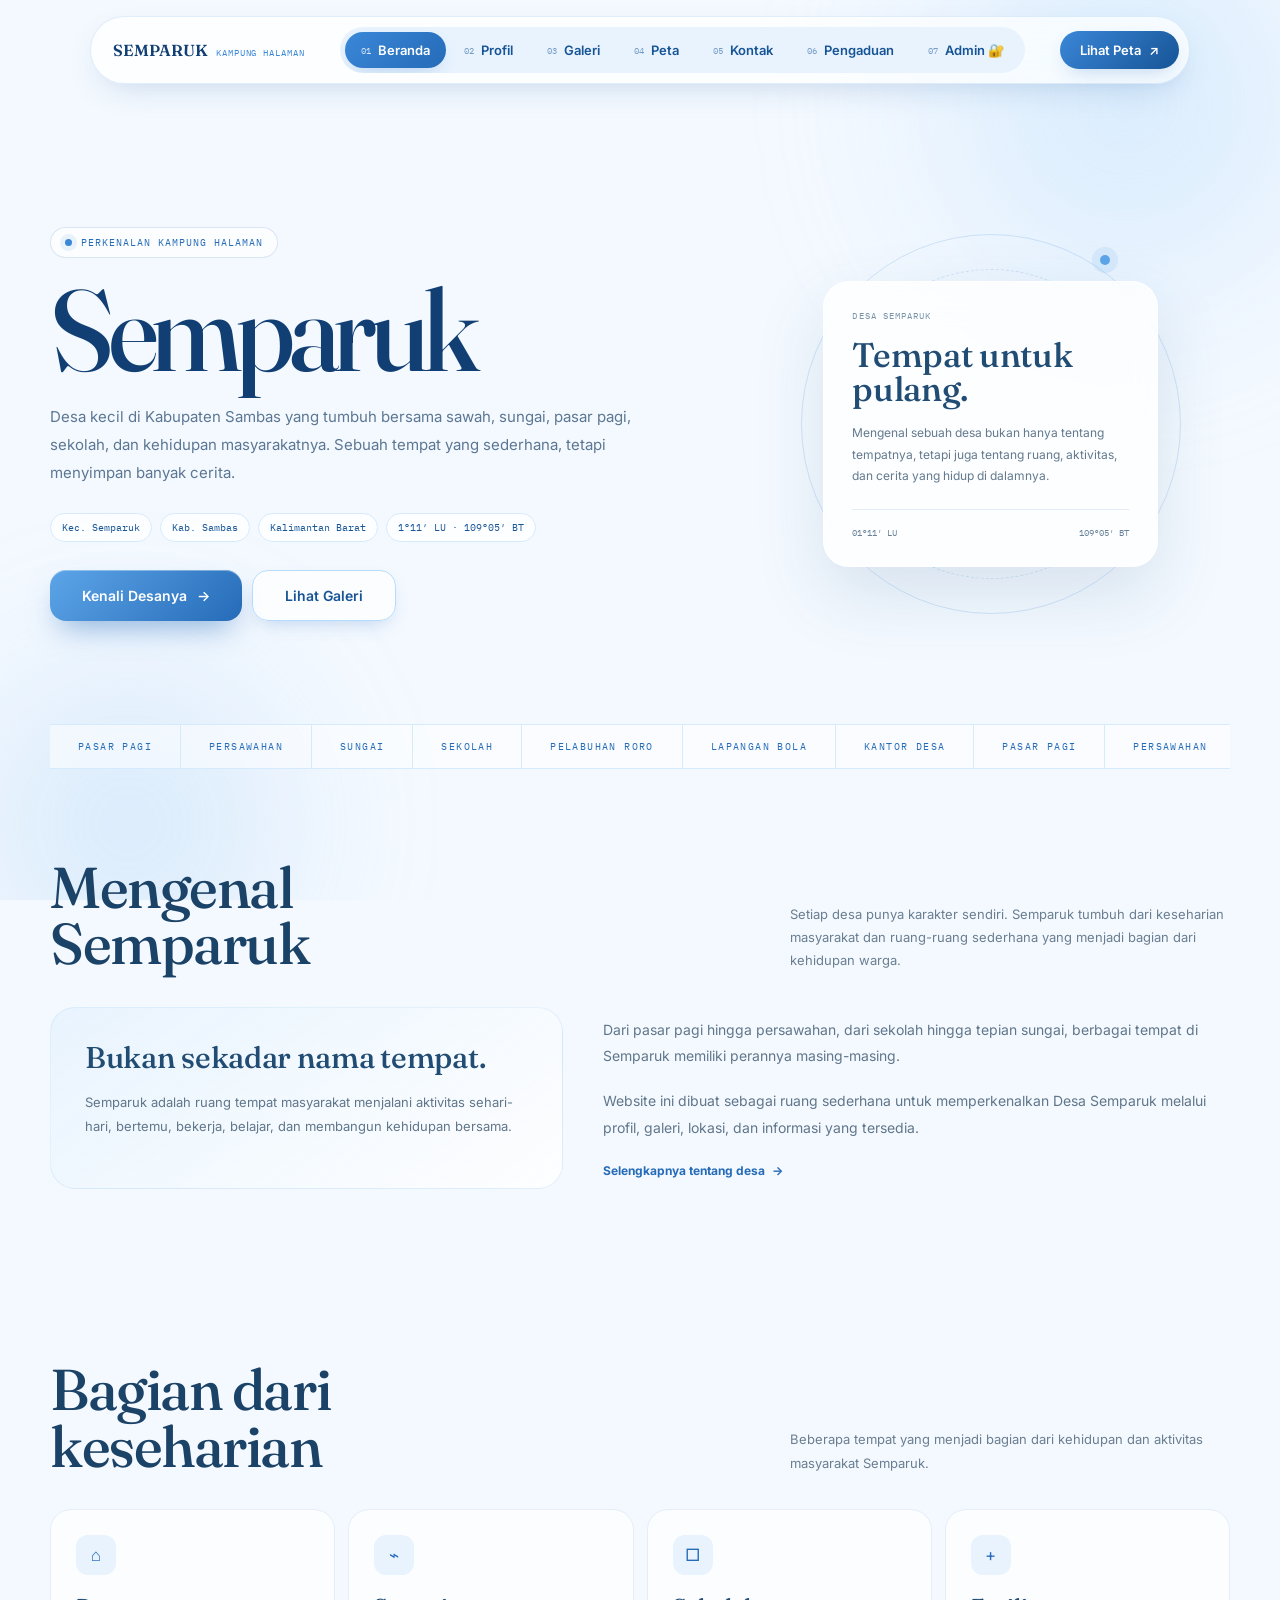
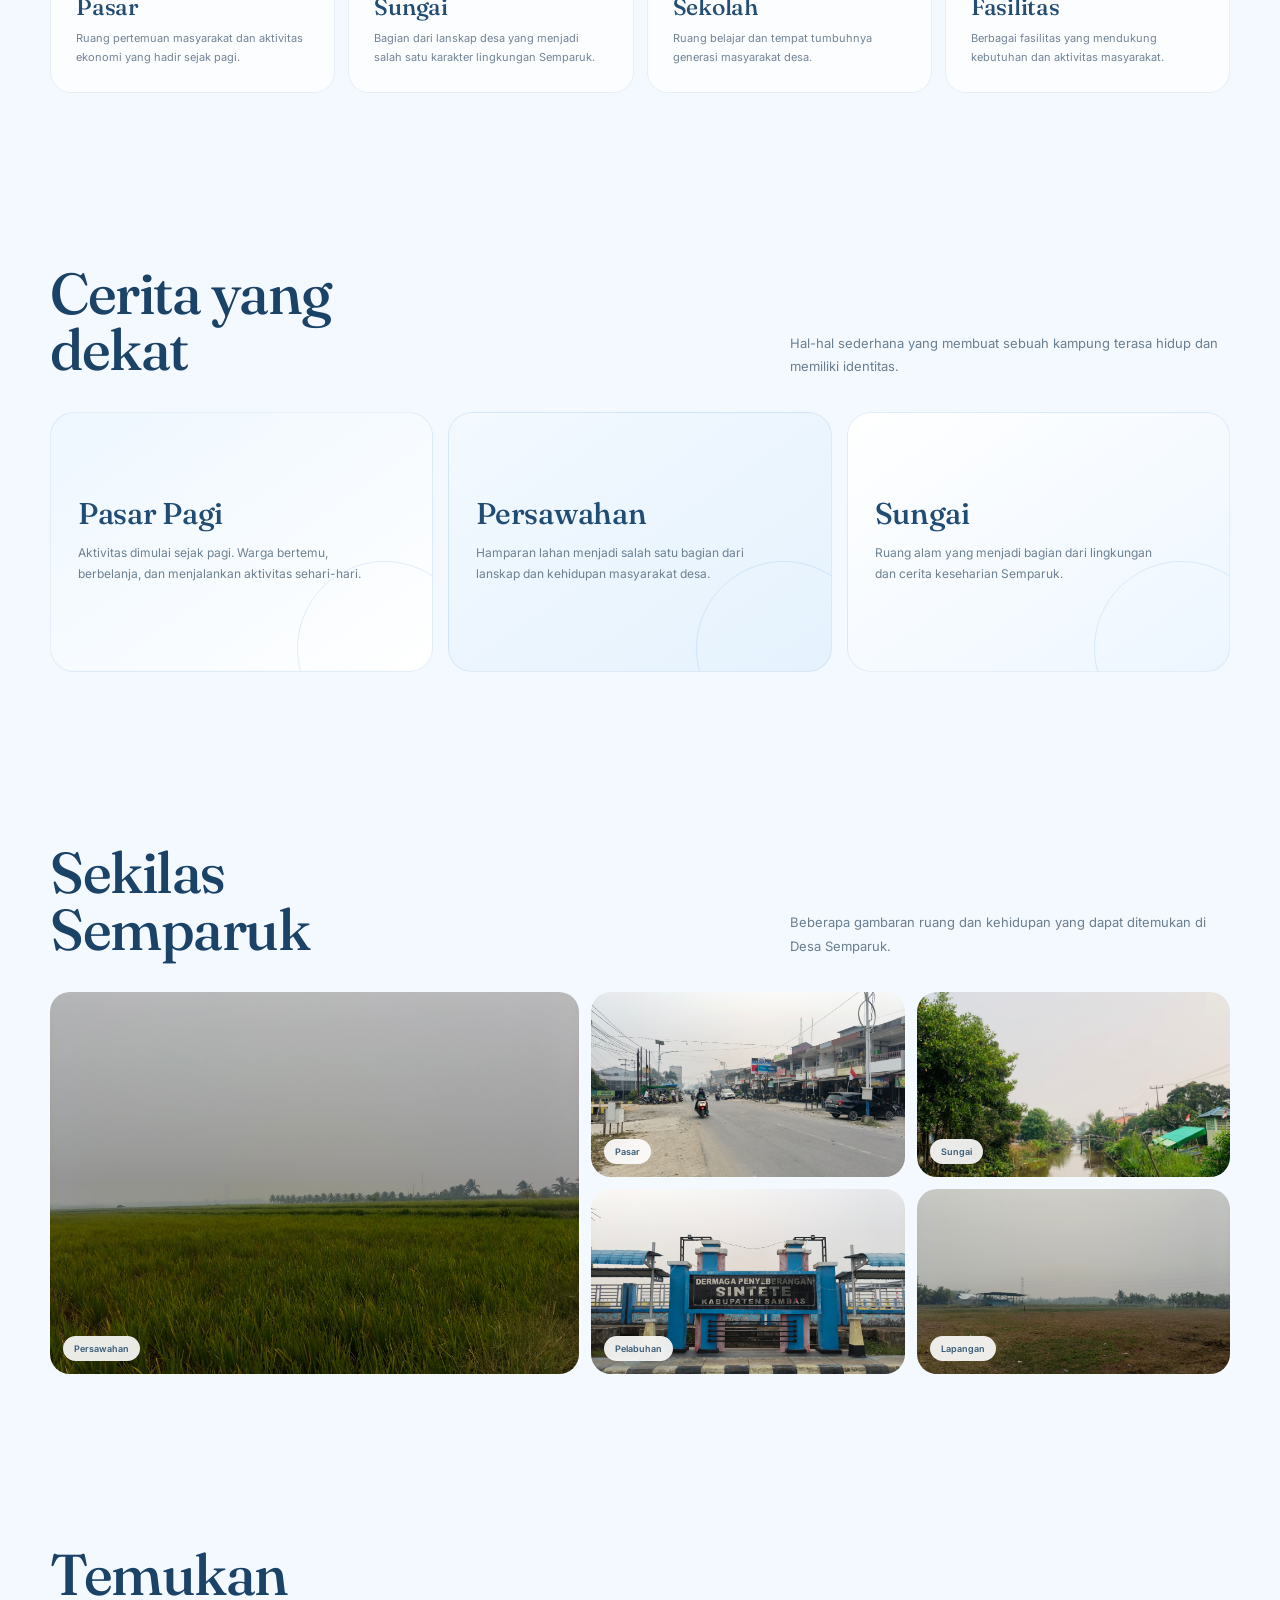
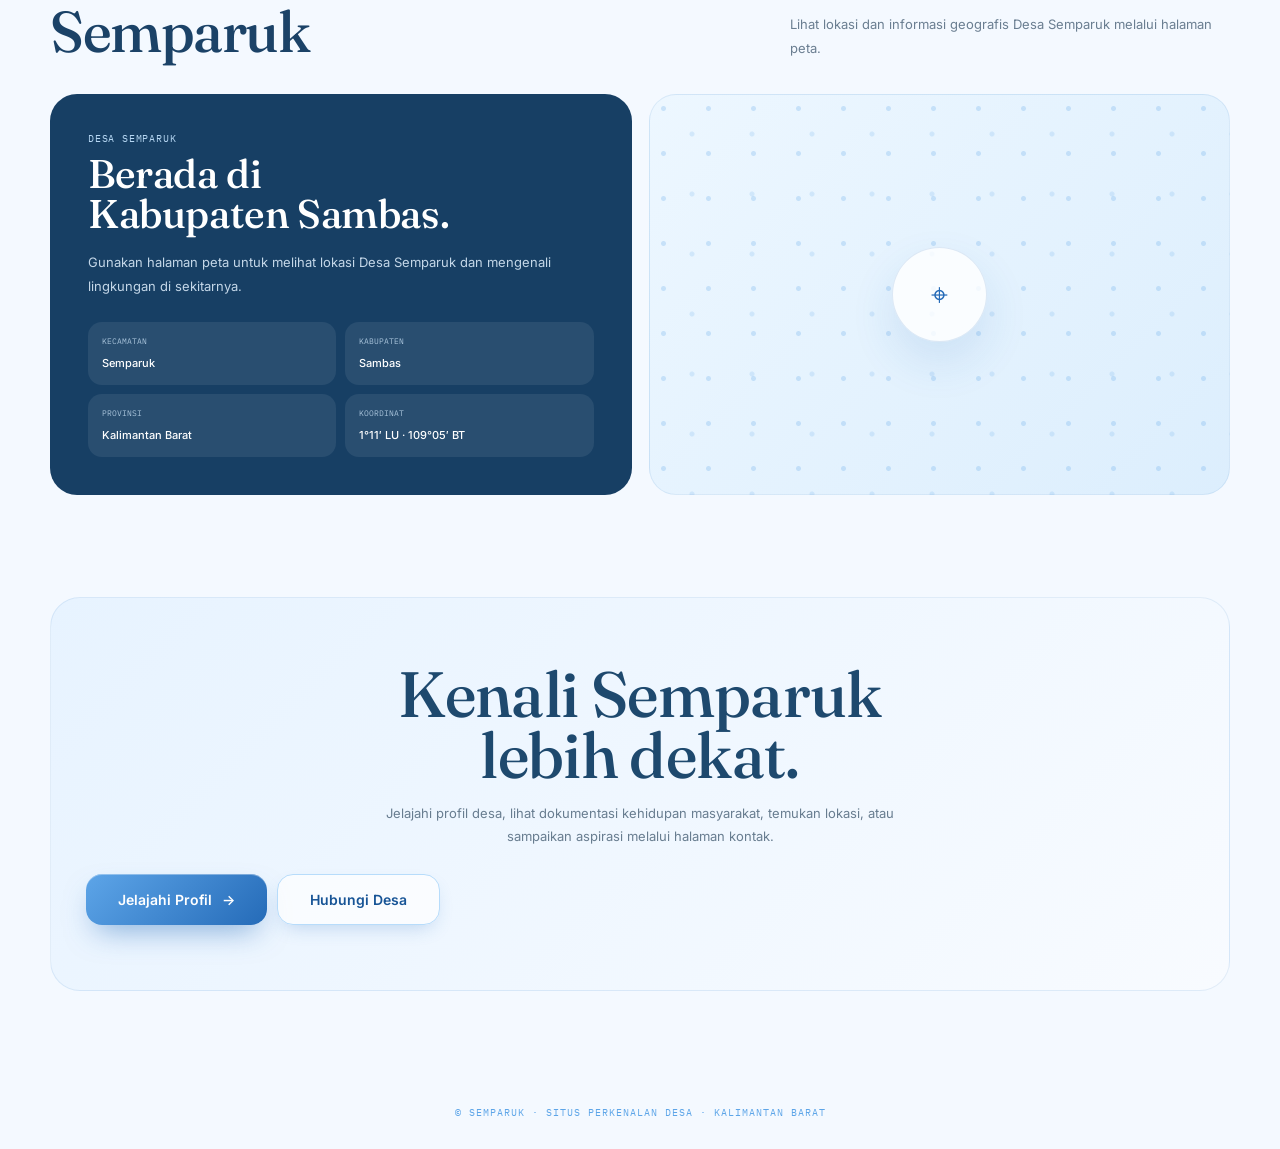
<file: index.html>
<!DOCTYPE html>
<html lang="id">
<head>
<meta charset="UTF-8">
<meta name="viewport" content="width=device-width, initial-scale=1.0">

<title>DESA SEMPARUK · Beranda</title>

<link rel="preconnect" href="https://fonts.googleapis.com">
<link rel="preconnect" href="https://fonts.gstatic.com" crossorigin>

<link href="https://fonts.googleapis.com/css2?family=Fraunces:ital,opsz,wght@0,9..144,300;0,9..144,500;0,9..144,600;0,9..144,700;1,9..144,400&family=Inter:wght@300;400;500;600;700;800&family=IBM+Plex+Mono:wght@400;500&display=swap" rel="stylesheet">

<link rel="stylesheet" href="style.css">

<style>

/* =========================================================
   BERANDA — ENHANCEMENT
========================================================= */

.home-content{
  width:min(1180px, calc(100% - 40px));
  margin:0 auto;
}

.home-hero{
  min-height:620px;
  display:grid;
  grid-template-columns:1.15fr .85fr;
  align-items:center;
  gap:55px;
  padding:85px 0 65px;
}

.home-hero-copy{
  max-width:680px;
}

.home-kicker{
  display:inline-flex;
  align-items:center;
  gap:9px;
  padding:8px 14px;
  border:1px solid rgba(37,107,184,.16);
  border-radius:999px;
  background:rgba(255,255,255,.7);
  font-family:"IBM Plex Mono",monospace;
  font-size:10px;
  letter-spacing:.1em;
  text-transform:uppercase;
  color:var(--blue-600);
  margin-bottom:22px;
}

.home-kicker::before{
  content:"";
  width:7px;
  height:7px;
  border-radius:50%;
  background:var(--blue-500);
  box-shadow:0 0 0 5px rgba(58,135,216,.1);
}

.home-title{
  margin:0 0 24px;
  font-family:"Fraunces",serif;
  font-size:clamp(68px,9vw,120px);
  line-height:.86;
  font-weight:500;
  letter-spacing:-.055em;
  color:var(--blue-800);
}

.home-description{
  max-width:610px;
  margin:0 0 26px;
  color:var(--ink-mut);
  font-size:15px;
  line-height:1.85;
}

.home-meta{
  display:flex;
  flex-wrap:wrap;
  gap:8px;
  margin-bottom:28px;
}

.home-chip{
  padding:7px 11px;
  border:1px solid var(--sky-200);
  border-radius:999px;
  background:rgba(255,255,255,.72);
  color:var(--blue-700);
  font-family:"IBM Plex Mono",monospace;
  font-size:10px;
}

.home-actions{
  display:flex;
  flex-wrap:wrap;
  gap:10px;
}

.home-visual{
  position:relative;
  min-height:430px;
  display:flex;
  align-items:center;
  justify-content:center;
}

.home-orbit{
  position:absolute;
  width:380px;
  height:380px;
  border:1px solid rgba(58,135,216,.18);
  border-radius:50%;
}

.home-orbit::before{
  content:"";
  position:absolute;
  inset:34px;
  border:1px dashed rgba(58,135,216,.18);
  border-radius:50%;
}

.home-orbit::after{
  content:"";
  position:absolute;
  width:10px;
  height:10px;
  top:20px;
  right:70px;
  border-radius:50%;
  background:var(--blue-400);
  box-shadow:0 0 0 8px rgba(93,165,232,.12);
}

.home-card{
  position:relative;
  z-index:2;
  width:min(335px,90%);
  padding:28px;
  border:1px solid rgba(255,255,255,.9);
  border-radius:26px;
  background:rgba(255,255,255,.78);
  backdrop-filter:blur(18px);
  box-shadow:0 28px 70px rgba(38,92,137,.14);
}

.home-card-label{
  margin-bottom:17px;
  font-family:"IBM Plex Mono",monospace;
  font-size:9px;
  letter-spacing:.12em;
  color:#7892a8;
}

.home-card h3{
  margin:0 0 16px;
  font-family:"Fraunces",serif;
  font-size:34px;
  line-height:1;
  font-weight:500;
  color:#214c73;
}

.home-card p{
  margin:0 0 22px;
  color:#63798d;
  font-size:12px;
  line-height:1.8;
}

.home-card-line{
  height:1px;
  margin-bottom:17px;
  background:rgba(37,107,184,.12);
}

.home-coordinates{
  display:flex;
  justify-content:space-between;
  gap:12px;
  color:#698198;
  font-family:"IBM Plex Mono",monospace;
  font-size:9px;
}

.home-ticker{
  width:100%;
  overflow:hidden;
  border-top:1px solid var(--sky-200);
  border-bottom:1px solid var(--sky-200);
  background:rgba(255,255,255,.52);
}

.home-ticker-track{
  display:flex;
  width:max-content;
  animation:homeTicker 30s linear infinite;
}

.home-ticker span{
  padding:15px 28px;
  border-right:1px solid var(--sky-200);
  color:var(--blue-600);
  font-family:"IBM Plex Mono",monospace;
  font-size:10px;
  letter-spacing:.14em;
  white-space:nowrap;
}

@keyframes homeTicker{
  from{
    transform:translateX(0);
  }

  to{
    transform:translateX(-50%);
  }
}

.home-section{
  padding:82px 0;
}

.home-section-head{
  display:flex;
  justify-content:space-between;
  align-items:flex-end;
  gap:35px;
  margin-bottom:34px;
}

.home-section-number{
  margin-bottom:9px;
  color:#6e8aa2;
  font-family:"IBM Plex Mono",monospace;
  font-size:10px;
  letter-spacing:.08em;
}

.home-section-title{
  margin:0;
  color:#1b4267;
  font-family:"Fraunces",serif;
  font-size:clamp(38px,4.5vw,58px);
  line-height:.98;
  font-weight:500;
  letter-spacing:-.025em;
}

.home-section-desc{
  max-width:440px;
  margin:0;
  color:#6a7e91;
  font-size:13px;
  line-height:1.8;
}

.home-about{
  display:grid;
  grid-template-columns:.9fr 1.1fr;
  gap:40px;
  align-items:stretch;
}

.home-about-box{
  padding:34px;
  border:1px solid rgba(93,165,232,.15);
  border-radius:25px;
  background:linear-gradient(145deg,rgba(232,243,254,.95),rgba(255,255,255,.82));
}

.home-about-box h3{
  margin:0 0 16px;
  color:#214c73;
  font-family:"Fraunces",serif;
  font-size:30px;
  line-height:1.08;
  font-weight:500;
}

.home-about-box p{
  margin:0;
  color:#60768a;
  font-size:13px;
  line-height:1.85;
}

.home-about-text{
  padding:10px 0;
}

.home-about-text p{
  margin:0 0 18px;
  color:#60768a;
  font-size:14px;
  line-height:1.9;
}

.home-text-link{
  display:inline-flex;
  align-items:center;
  gap:7px;
  color:var(--blue-600);
  font-size:12px;
  font-weight:700;
  text-decoration:none;
  transition:gap .25s ease;
}

.home-text-link:hover{
  gap:12px;
}

.home-highlights{
  display:grid;
  grid-template-columns:repeat(4,1fr);
  gap:13px;
}

.home-highlight{
  min-height:170px;
  padding:25px;
  border:1px solid rgba(37,107,184,.1);
  border-radius:21px;
  background:rgba(255,255,255,.68);
  transition:transform .3s ease,box-shadow .3s ease;
}

.home-highlight:hover{
  transform:translateY(-5px);
  box-shadow:0 18px 42px rgba(37,107,184,.1);
}

.home-highlight-icon{
  width:40px;
  height:40px;
  display:grid;
  place-items:center;
  margin-bottom:18px;
  border-radius:12px;
  background:var(--sky-100);
  color:var(--blue-600);
  font-size:17px;
}

.home-highlight h3{
  margin:0 0 8px;
  color:#234d72;
  font-family:"Fraunces",serif;
  font-size:23px;
  font-weight:500;
}

.home-highlight p{
  margin:0;
  color:#718396;
  font-size:11px;
  line-height:1.7;
}

.home-life{
  display:grid;
  grid-template-columns:repeat(3,1fr);
  gap:15px;
}

.home-life-card{
  position:relative;
  min-height:260px;
  overflow:hidden;
  padding:27px;
  border:1px solid rgba(37,107,184,.1);
  border-radius:24px;
  background:linear-gradient(145deg,#eef7ff,#fff);
}

.home-life-card:nth-child(2){
  background:linear-gradient(145deg,#f3f9ff,#e5f2fd);
}

.home-life-card:nth-child(3){
  background:linear-gradient(145deg,#fff,#edf6ff);
}

.home-life-number{
  margin-bottom:55px;
  color:#7891a8;
  font-family:"IBM Plex Mono",monospace;
  font-size:9px;
}

.home-life-card h3{
  margin:0 0 10px;
  color:#214c73;
  font-family:"Fraunces",serif;
  font-size:30px;
  font-weight:500;
}

.home-life-card p{
  max-width:300px;
  margin:0;
  color:#6d8193;
  font-size:12px;
  line-height:1.75;
}

.home-life-mark{
  position:absolute;
  right:-40px;
  bottom:-65px;
  width:175px;
  height:175px;
  border:1px solid rgba(58,135,216,.14);
  border-radius:50%;
}

.home-gallery{
  display:grid;
  grid-template-columns:1.35fr .8fr .8fr;
  grid-template-rows:185px 185px;
  gap:12px;
}

.home-gallery-item{
  position:relative;
  overflow:hidden;
  border-radius:20px;
  background:var(--sky-100);
}

.home-gallery-item:first-child{
  grid-row:1 / 3;
}

.home-gallery-item img{
  display:block;
  width:100%;
  height:100%;
  object-fit:cover;
  transition:transform .5s ease,filter .5s ease;
}

.home-gallery-item:hover img{
  transform:scale(1.05);
  filter:saturate(1.05);
}

.home-gallery-label{
  position:absolute;
  left:13px;
  bottom:13px;
  padding:7px 11px;
  border-radius:999px;
  background:rgba(255,255,255,.9);
  color:#365a78;
  font-size:9px;
  font-weight:600;
  backdrop-filter:blur(8px);
}

.home-location{
  display:grid;
  grid-template-columns:1fr 1fr;
  gap:17px;
}

.home-location-info{
  padding:38px;
  border-radius:27px;
  color:#fff;
  background:#173f64;
}

.home-location-info .home-section-number{
  color:#b6d7f3;
}

.home-location-info h3{
  margin:0 0 17px;
  color:#fff;
  font-family:"Fraunces",serif;
  font-size:40px;
  line-height:1;
  font-weight:500;
}

.home-location-info p{
  margin:0 0 24px;
  color:#c4d7e8;
  font-size:13px;
  line-height:1.8;
}

.home-location-details{
  display:grid;
  grid-template-columns:1fr 1fr;
  gap:9px;
}

.home-location-detail{
  padding:14px;
  border-radius:14px;
  background:rgba(255,255,255,.08);
}

.home-location-detail small{
  display:block;
  margin-bottom:5px;
  color:#a9c4db;
  font-family:"IBM Plex Mono",monospace;
  font-size:8px;
}

.home-location-detail strong{
  font-size:11px;
  font-weight:500;
}

.home-map-card{
  min-height:350px;
  display:flex;
  align-items:center;
  justify-content:center;
  border:1px solid rgba(37,107,184,.1);
  border-radius:27px;
  background:
    radial-gradient(circle at 30% 30%,rgba(93,165,232,.25) 0 2px,transparent 3px),
    radial-gradient(circle at 70% 65%,rgba(93,165,232,.18) 0 2px,transparent 3px),
    linear-gradient(135deg,#edf7ff,#dceefd);
  background-size:45px 45px,60px 60px,auto;
}

.home-map-pin{
  width:95px;
  height:95px;
  display:grid;
  place-items:center;
  border:1px solid rgba(37,107,184,.14);
  border-radius:50%;
  background:rgba(255,255,255,.8);
  box-shadow:0 20px 45px rgba(37,107,184,.12);
  color:var(--blue-600);
  font-size:30px;
}

.home-cta{
  margin:20px 0 85px;
  padding:65px 35px;
  border:1px solid rgba(37,107,184,.1);
  border-radius:30px;
  text-align:center;
  background:linear-gradient(135deg,#e7f3ff,#f8fbff);
}

.home-cta h2{
  margin:0 0 16px;
  color:#1e496e;
  font-family:"Fraunces",serif;
  font-size:clamp(40px,5.5vw,64px);
  line-height:.96;
  font-weight:500;
}

.home-cta p{
  max-width:540px;
  margin:0 auto 25px;
  color:#687d90;
  font-size:13px;
  line-height:1.8;
}


/* =========================================================
   ADMIN NAV
========================================================= */

.nav-admin{
  display:inline-flex;
  align-items:center;
  gap:7px;
  padding:10px 13px;
  color:inherit;
  text-decoration:none;
  font-family:"IBM Plex Mono",monospace;
  font-size:11px;
  transition:.25s ease;
}

.nav-admin .n{
  opacity:.55;
  font-size:9px;
}

.nav-admin:hover{
  color:var(--blue-600);
}


/* =========================================================
   RESPONSIVE
========================================================= */

@media(max-width:900px){

  .home-hero{
    grid-template-columns:1fr;
    gap:20px;
    padding-top:65px;
  }

  .home-hero-copy{
    text-align:center;
    margin:auto;
  }

  .home-meta,
  .home-actions{
    justify-content:center;
  }

  .home-description{
    margin-left:auto;
    margin-right:auto;
  }

  .home-visual{
    min-height:350px;
  }

  .home-highlights{
    grid-template-columns:repeat(2,1fr);
  }

  .home-about,
  .home-location{
    grid-template-columns:1fr;
  }

  .home-life{
    grid-template-columns:1fr;
  }

  .home-section-head{
    align-items:flex-start;
  }

}

@media(max-width:700px){

  .home-gallery{
    grid-template-columns:1fr 1fr;
    grid-template-rows:165px 165px 165px;
  }

  .home-gallery-item:first-child{
    grid-column:1 / 3;
    grid-row:auto;
  }

}

@media(max-width:600px){

  .home-content{
    width:calc(100% - 28px);
  }

  .home-hero{
    min-height:auto;
    padding:50px 0 45px;
  }

  .home-title{
    font-size:68px;
    line-height:.9;
  }

  .home-description{
    font-size:13px;
    line-height:1.8;
  }

  .home-visual{
    min-height:290px;
  }

  .home-orbit{
    width:270px;
    height:270px;
  }

  .home-card{
    width:285px;
    padding:23px;
  }

  .home-card h3{
    font-size:29px;
  }

  .home-section{
    padding:60px 0;
  }

  .home-section-head{
    display:block;
    margin-bottom:27px;
  }

  .home-section-desc{
    margin-top:14px;
    font-size:12px;
  }

  .home-section-title{
    font-size:39px;
  }

  .home-highlights{
    grid-template-columns:1fr;
  }

  .home-about-box{
    padding:27px;
  }

  .home-location-info{
    padding:28px;
  }

  .home-location-info h3{
    font-size:35px;
  }

  .home-location-details{
    grid-template-columns:1fr;
  }

  .home-cta{
    padding:50px 20px;
    margin-bottom:60px;
  }

}

@media(prefers-reduced-motion:reduce){

  *,
  *::before,
  *::after{
    scroll-behavior:auto !important;
    animation-duration:.01ms !important;
    animation-iteration-count:1 !important;
    transition-duration:.01ms !important;
  }

}

</style>
</head>

<body data-page="beranda">

<div class="backdrop">
  <div class="blob blob1"></div>
  <div class="blob blob2"></div>
</div>


<!-- =======================================================
     NAVBAR
======================================================= -->

<header class="topbar">

  <div class="brand">
    SEMPARUK
    <small>Kampung Halaman</small>
  </div>

  <nav class="chapters" id="chapters">

    <span class="nav-indicator" id="navIndicator"></span>

    <button type="button" data-target="beranda">
      <span class="n">01</span>
      Beranda
    </button>

    <button type="button" data-target="profil">
      <span class="n">02</span>
      Profil
    </button>

    <button type="button" data-target="galeri">
      <span class="n">03</span>
      Galeri
    </button>

    <button type="button" data-target="peta">
      <span class="n">04</span>
      Peta
    </button>

    <button type="button" data-target="kontak">
      <span class="n">05</span>
      Kontak
    </button>

    <button type="button" data-target="pengaduan">
      <span class="n">06</span>
      Pengaduan
    </button>

    <!-- ADMIN -->
    <a href="admin.html" class="nav-admin">
      <span class="n">07</span>
      Admin 🔐
    </a>

  </nav>

  <button
    type="button"
    class="nav-cta"
    onclick="window.location.href='peta.html'">

    Lihat Peta
    <span class="arrow">↗</span>

  </button>

</header>


<!-- =======================================================
     MAIN
======================================================= -->

<main id="app">

<section id="beranda" class="page active">

  <div class="home-content">

    <div class="home-hero">

      <div class="home-hero-copy">

        <div class="home-kicker">
          Perkenalan Kampung Halaman
        </div>

        <h1 class="home-title">
          Semparuk
        </h1>

        <p class="home-description">
          Desa kecil di Kabupaten Sambas yang tumbuh bersama
          sawah, sungai, pasar pagi, sekolah, dan kehidupan
          masyarakatnya. Sebuah tempat yang sederhana,
          tetapi menyimpan banyak cerita.
        </p>

        <div class="home-meta">

          <span class="home-chip">Kec. Semparuk</span>
          <span class="home-chip">Kab. Sambas</span>
          <span class="home-chip">Kalimantan Barat</span>
          <span class="home-chip">1°11′ LU · 109°05′ BT</span>

        </div>

        <div class="home-actions">

          <a class="btn btn-primary" href="profil.html">
            Kenali Desanya
            <span class="arrow">→</span>
          </a>

          <a class="btn btn-ghost" href="galeri.html">
            Lihat Galeri
          </a>

        </div>

      </div>


      <div class="home-visual">

        <div class="home-orbit"></div>

        <div class="home-card">

          <div class="home-card-label">
            DESA SEMPARUK
          </div>

          <h3>
            Tempat untuk pulang.
          </h3>

          <p>
            Mengenal sebuah desa bukan hanya tentang
            tempatnya, tetapi juga tentang ruang,
            aktivitas, dan cerita yang hidup di dalamnya.
          </p>

          <div class="home-card-line"></div>

          <div class="home-coordinates">
            <span>01°11′ LU</span>
            <span>109°05′ BT</span>
          </div>

        </div>

      </div>

    </div>


    <div class="home-ticker">

      <div class="home-ticker-track">

        <span>PASAR PAGI</span>
        <span>PERSAWAHAN</span>
        <span>SUNGAI</span>
        <span>SEKOLAH</span>
        <span>PELABUHAN RORO</span>
        <span>LAPANGAN BOLA</span>
        <span>KANTOR DESA</span>

        <span>PASAR PAGI</span>
        <span>PERSAWAHAN</span>
        <span>SUNGAI</span>
        <span>SEKOLAH</span>
        <span>PELABUHAN RORO</span>
        <span>LAPANGAN BOLA</span>
        <span>KANTOR DESA</span>

      </div>

    </div>


    <section class="home-section">

      <div class="home-section-head">

        <div>

          <div class="home-section-number"></div>

          <h2 class="home-section-title">
            Mengenal<br>
            Semparuk
          </h2>

        </div>

        <p class="home-section-desc">
          Setiap desa punya karakter sendiri.
          Semparuk tumbuh dari keseharian masyarakat
          dan ruang-ruang sederhana yang menjadi bagian
          dari kehidupan warga.
        </p>

      </div>

      <div class="home-about">

        <div class="home-about-box">

          <h3>
            Bukan sekadar nama tempat.
          </h3>

          <p>
            Semparuk adalah ruang tempat masyarakat
            menjalani aktivitas sehari-hari, bertemu,
            bekerja, belajar, dan membangun kehidupan
            bersama.
          </p>

        </div>

        <div class="home-about-text">

          <p>
            Dari pasar pagi hingga persawahan,
            dari sekolah hingga tepian sungai,
            berbagai tempat di Semparuk memiliki
            perannya masing-masing.
          </p>

          <p>
            Website ini dibuat sebagai ruang sederhana
            untuk memperkenalkan Desa Semparuk melalui
            profil, galeri, lokasi, dan informasi yang
            tersedia.
          </p>

          <a href="profil.html" class="home-text-link">
            Selengkapnya tentang desa
            <span>→</span>
          </a>

        </div>

      </div>

    </section>


    <section class="home-section">

      <div class="home-section-head">

        <div>

          <div class="home-section-number"></div>

          <h2 class="home-section-title">
            Bagian dari<br>
            keseharian
          </h2>

        </div>

        <p class="home-section-desc">
          Beberapa tempat yang menjadi bagian dari
          kehidupan dan aktivitas masyarakat Semparuk.
        </p>

      </div>

      <div class="home-highlights">

        <article class="home-highlight">

          <div class="home-highlight-icon">
            ⌂
          </div>

          <h3>Pasar</h3>

          <p>
            Ruang pertemuan masyarakat dan aktivitas
            ekonomi yang hadir sejak pagi.
          </p>

        </article>

        <article class="home-highlight">

          <div class="home-highlight-icon">
            ⌁
          </div>

          <h3>Sungai</h3>

          <p>
            Bagian dari lanskap desa yang menjadi
            salah satu karakter lingkungan Semparuk.
          </p>

        </article>

        <article class="home-highlight">

          <div class="home-highlight-icon">
            □
          </div>

          <h3>Sekolah</h3>

          <p>
            Ruang belajar dan tempat tumbuhnya
            generasi masyarakat desa.
          </p>

        </article>

        <article class="home-highlight">

          <div class="home-highlight-icon">
            +
          </div>

          <h3>Fasilitas</h3>

          <p>
            Berbagai fasilitas yang mendukung
            kebutuhan dan aktivitas masyarakat.
          </p>

        </article>

      </div>

    </section>


    <section class="home-section">

      <div class="home-section-head">

        <div>

          <div class="home-section-number"></div>

          <h2 class="home-section-title">
            Cerita yang<br>
            dekat
          </h2>

        </div>

        <p class="home-section-desc">
          Hal-hal sederhana yang membuat sebuah
          kampung terasa hidup dan memiliki identitas.
        </p>

      </div>

      <div class="home-life">

        <article class="home-life-card">

          <div class="home-life-number"></div>

          <h3>Pasar Pagi</h3>

          <p>
            Aktivitas dimulai sejak pagi. Warga bertemu,
            berbelanja, dan menjalankan aktivitas
            sehari-hari.
          </p>

          <div class="home-life-mark"></div>

        </article>

        <article class="home-life-card">

          <div class="home-life-number"></div>

          <h3>Persawahan</h3>

          <p>
            Hamparan lahan menjadi salah satu bagian
            dari lanskap dan kehidupan masyarakat desa.
          </p>

          <div class="home-life-mark"></div>

        </article>

        <article class="home-life-card">

          <div class="home-life-number"></div>

          <h3>Sungai</h3>

          <p>
            Ruang alam yang menjadi bagian dari
            lingkungan dan cerita keseharian Semparuk.
          </p>

          <div class="home-life-mark"></div>

        </article>

      </div>

    </section>


    <section class="home-section">

      <div class="home-section-head">

        <div>

          <div class="home-section-number"></div>

          <h2 class="home-section-title">
            Sekilas<br>
            Semparuk
          </h2>

        </div>

        <p class="home-section-desc">
          Beberapa gambaran ruang dan kehidupan
          yang dapat ditemukan di Desa Semparuk.
        </p>

      </div>

      <div class="home-gallery">

        <a href="galeri.html" class="home-gallery-item">

          <img
            src="sawah.jpg"
            alt="Persawahan Semparuk"
            loading="lazy">

          <span class="home-gallery-label">
            Persawahan
          </span>

        </a>

        <a href="galeri.html" class="home-gallery-item">

          <img
            src="pasar.jpg"
            alt="Pasar Semparuk"
            loading="lazy">

          <span class="home-gallery-label">
            Pasar
          </span>

        </a>

        <a href="galeri.html" class="home-gallery-item">

          <img
            src="sungai.jpg"
            alt="Sungai Semparuk"
            loading="lazy">

          <span class="home-gallery-label">
            Sungai
          </span>

        </a>

        <a href="galeri.html" class="home-gallery-item">

          <img
            src="pelabuhan.jpg"
            alt="Pelabuhan"
            loading="lazy">

          <span class="home-gallery-label">
            Pelabuhan
          </span>

        </a>

        <a href="galeri.html" class="home-gallery-item">

          <img
            src="bola.jpg"
            alt="Lapangan bola"
            loading="lazy">

          <span class="home-gallery-label">
            Lapangan
          </span>

        </a>

      </div>

    </section>


    <section class="home-section">

      <div class="home-section-head">

        <div>

          <div class="home-section-number"></div>

          <h2 class="home-section-title">
            Temukan<br>
            Semparuk
          </h2>

        </div>

        <p class="home-section-desc">
          Lihat lokasi dan informasi geografis
          Desa Semparuk melalui halaman peta.
        </p>

      </div>

      <div class="home-location">

        <div class="home-location-info">

          <div class="home-section-number">
            DESA SEMPARUK
          </div>

          <h3>
            Berada di<br>
            Kabupaten Sambas.
          </h3>

          <p>
            Gunakan halaman peta untuk melihat
            lokasi Desa Semparuk dan mengenali
            lingkungan di sekitarnya.
          </p>

          <div class="home-location-details">

            <div class="home-location-detail">
              <small>KECAMATAN</small>
              <strong>Semparuk</strong>
            </div>

            <div class="home-location-detail">
              <small>KABUPATEN</small>
              <strong>Sambas</strong>
            </div>

            <div class="home-location-detail">
              <small>PROVINSI</small>
              <strong>Kalimantan Barat</strong>
            </div>

            <div class="home-location-detail">
              <small>KOORDINAT</small>
              <strong>1°11′ LU · 109°05′ BT</strong>
            </div>

          </div>

        </div>

        <a
          href="peta.html"
          class="home-map-card"
          aria-label="Buka peta Desa Semparuk">

          <div class="home-map-pin">
            ⌖
          </div>

        </a>

      </div>

    </section>


    <section class="home-cta">

      <h2>
        Kenali Semparuk<br>
        lebih dekat.
      </h2>

      <p>
        Jelajahi profil desa, lihat dokumentasi
        kehidupan masyarakat, temukan lokasi,
        atau sampaikan aspirasi melalui halaman kontak.
      </p>

      <div class="home-actions">

        <a href="profil.html" class="btn btn-primary">
          Jelajahi Profil
          <span class="arrow">→</span>
        </a>

        <a href="kontak.html" class="btn btn-ghost">
          Hubungi Desa
        </a>

      </div>

    </section>

  </div>

</section>

</main>


<footer class="filmfoot">

  © SEMPARUK · SITUS PERKENALAN DESA · KALIMANTAN BARAT

</footer>


<script src="script.js"></script>

</body>
</html>
</file>
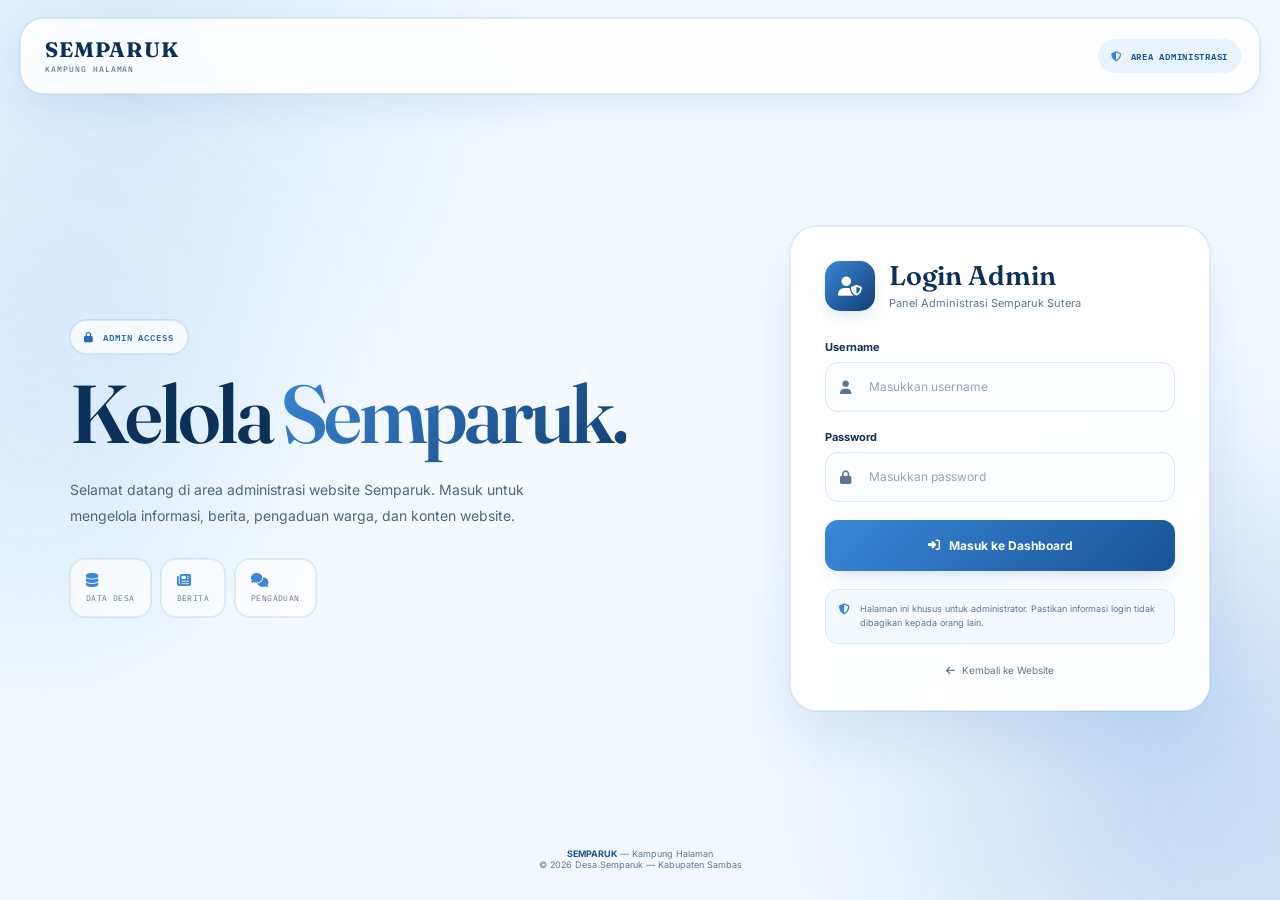
<file: admin.html>
<!doctype html>
<html lang="id">
<head>

  <meta charset="UTF-8">
  <meta name="viewport" content="width=device-width, initial-scale=1.0">

  <title>Admin Pengaduan — Semparuk</title>

  <!-- GOOGLE FONTS -->
  <link rel="preconnect" href="https://fonts.googleapis.com">
  <link rel="preconnect" href="https://fonts.gstatic.com" crossorigin>

  <link
    href="https://fonts.googleapis.com/css2?family=Fraunces:wght@400;500;600;700&family=IBM+Plex+Mono:wght@400;500;600&family=Inter:wght@400;500;600;700;800&display=swap"
    rel="stylesheet"
  >

  <!-- FONT AWESOME -->
  <link
    rel="stylesheet"
    href="https://cdnjs.cloudflare.com/ajax/libs/font-awesome/6.5.2/css/all.min.css"
  >

  <style>

    /* =========================================================
       ROOT
    ========================================================= */

    :root{

      --white:#ffffff;

      --sky-50:#f4f9ff;
      --sky-100:#e8f3fe;
      --sky-200:#d5eafd;
      --sky-300:#b7dcfb;

      --blue-300:#8ec4f2;
      --blue-400:#5da5e8;
      --blue-500:#3a87d8;
      --blue-600:#256bb8;
      --blue-700:#175496;
      --blue-800:#123f73;
      --blue-900:#0c3158;

      --ink:#0c2846;
      --ink-soft:#4c6680;
      --ink-mut:#5c7793;

      --red:#d94b5b;
      --red-dark:#b93646;

      --yellow:#d99b27;
      --green:#15966b;

      --shadow-blue:
        0 18px 40px -14px rgba(37,107,184,.35);

      --shadow-blue-sm:
        0 8px 20px -8px rgba(37,107,184,.3);

      --ring:
        0 0 0 1px rgba(58,135,216,.14);

      --soft-shadow:
        0 12px 35px rgba(18,63,115,.08);
    }


    /* =========================================================
       DARK MODE
    ========================================================= */

    body.dark{

      --white:#102a45;

      --sky-50:#071827;
      --sky-100:#0c2238;
      --sky-200:#123453;
      --sky-300:#1c466c;

      --ink:#edf7ff;
      --ink-soft:#b8cce0;
      --ink-mut:#8ea8c1;

      --soft-shadow:
        0 18px 45px rgba(0,0,0,.28);
    }


    /* =========================================================
       RESET
    ========================================================= */

    *{
      margin:0;
      padding:0;
      box-sizing:border-box;
    }

    html{
      scroll-behavior:smooth;
    }

    body{

      min-height:100vh;

      font-family:"Inter",sans-serif;

      background:var(--sky-50);

      color:var(--ink);

      line-height:1.6;

      transition:
        background .3s ease,
        color .3s ease;

      overflow-x:hidden;
    }

    body::before{

      content:"";

      position:fixed;

      width:420px;
      height:420px;

      top:-180px;
      right:-120px;

      border-radius:50%;

      background:
        rgba(93,165,232,.18);

      filter:blur(80px);

      pointer-events:none;

      z-index:-2;
    }

    body::after{

      content:"";

      position:fixed;

      width:350px;
      height:350px;

      bottom:-180px;
      left:-120px;

      border-radius:50%;

      background:
        rgba(183,220,251,.22);

      filter:blur(90px);

      pointer-events:none;

      z-index:-2;
    }

    a{
      color:inherit;
      text-decoration:none;
    }

    button,
    input,
    select{
      font-family:inherit;
    }

    button{
      border:0;
    }


    /* =========================================================
       CONTAINER
    ========================================================= */

    .container{

      width:min(
        1180px,
        calc(100% - 40px)
      );

      margin:auto;
    }


    /* =========================================================
       NAVBAR
    ========================================================= */

    .topbar{

      position:sticky;

      top:18px;

      z-index:1000;

      width:
        min(
          1180px,
          calc(100% - 40px)
        );

      min-height:70px;

      margin:18px auto 0;

      padding:
        10px
        12px
        10px
        24px;

      display:flex;

      align-items:center;

      justify-content:space-between;

      gap:20px;

      background:
        rgba(255,255,255,.88);

      border:
        1px solid
        rgba(58,135,216,.14);

      border-radius:999px;

      box-shadow:
        0 12px 35px
        rgba(18,63,115,.09);

      backdrop-filter:blur(18px);
      -webkit-backdrop-filter:blur(18px);
    }

    body.dark .topbar{

      background:
        rgba(16,42,69,.9);

      border-color:
        rgba(142,196,242,.14);
    }


    /* =========================================================
       BRAND
    ========================================================= */

    .brand{

      flex-shrink:0;

      color:var(--blue-800);

      font-family:
        "Fraunces",
        serif;

      font-size:20px;

      font-weight:700;

      letter-spacing:-.5px;
    }

    body.dark .brand{
      color:#fff;
    }

    .brand small{

      display:block;

      margin-top:-2px;

      color:var(--ink-mut);

      font-family:
        "IBM Plex Mono",
        monospace;

      font-size:8px;

      font-weight:500;

      letter-spacing:1.5px;

      text-transform:uppercase;
    }


    /* =========================================================
       NAV LINKS
    ========================================================= */

    .chapters{

      position:relative;

      display:flex;

      align-items:center;

      justify-content:center;

      gap:3px;

      flex:1;
    }

    .chapters > a{

      position:relative;

      z-index:1;

      display:flex;

      align-items:center;

      gap:7px;

      padding:
        10px 13px;

      border-radius:999px;

      color:var(--blue-700);

      font-size:11px;

      font-weight:700;

      white-space:nowrap;

      transition:
        color .25s ease,
        background .25s ease,
        transform .25s ease;
    }

    .chapters > a .n{

      font-family:
        "IBM Plex Mono",
        monospace;

      font-size:8px;

      font-weight:500;

      opacity:.55;
    }

    .chapters > a:hover{

      color:var(--blue-600);

      background:
        rgba(58,135,216,.07);

      transform:translateY(-1px);
    }

    .chapters > a.active{

      color:#fff;

      background:
        linear-gradient(
          135deg,
          var(--blue-500),
          var(--blue-700)
        );

      box-shadow:
        var(--shadow-blue-sm);
    }


    /* =========================================================
       NAV ADMIN
    ========================================================= */

    .nav-admin{

      color:#fff !important;

      background:
        linear-gradient(
          135deg,
          #d94b5b,
          #b93646
        );

      box-shadow:
        0 7px 18px
        rgba(217,75,91,.2);
    }

    .nav-admin:hover{

      color:#fff !important;

      background:
        linear-gradient(
          135deg,
          #e45a69,
          #c83e4e
        ) !important;
    }


    /* =========================================================
       NAV CTA
    ========================================================= */

    .nav-cta{

      flex-shrink:0;

      border:0;

      padding:
        12px 17px;

      border-radius:999px;

      background:
        var(--blue-900);

      color:white;

      font-size:10px;

      font-weight:700;

      cursor:pointer;

      transition:
        transform .25s ease,
        box-shadow .25s ease;
    }

    .nav-cta .arrow{

      margin-left:5px;

      font-size:13px;
    }

    .nav-cta:hover{

      transform:translateY(-2px);

      box-shadow:
        var(--shadow-blue);
    }


    /* =========================================================
       PAGE HEADER
    ========================================================= */

    .page-header{

      padding:
        90px 0 55px;
    }

    .eyebrow{

      display:inline-flex;

      align-items:center;

      gap:8px;

      margin-bottom:15px;

      color:var(--blue-600);

      font-family:
        "IBM Plex Mono",
        monospace;

      font-size:10px;

      font-weight:600;

      letter-spacing:1.5px;

      text-transform:uppercase;
    }

    .eyebrow::before{

      content:"";

      width:28px;
      height:1px;

      background:var(--blue-400);
    }

    .page-header h1{

      max-width:850px;

      font-family:
        "Fraunces",
        serif;

      font-size:
        clamp(
          42px,
          7vw,
          78px
        );

      line-height:.98;

      letter-spacing:-2.5px;

      font-weight:600;

      color:var(--blue-900);
    }

    body.dark .page-header h1{
      color:#edf7ff;
    }

    .page-header h1 span{

      color:var(--blue-500);

      font-style:italic;
    }

    .page-header p{

      max-width:620px;

      margin-top:20px;

      color:var(--ink-soft);

      font-size:14px;

      line-height:1.8;
    }


    /* =========================================================
       MAIN
    ========================================================= */

    .main{

      padding:
        10px 0 80px;
    }


    /* =========================================================
       TOP BAR
    ========================================================= */

    .top-bar{

      display:flex;

      align-items:flex-end;

      justify-content:space-between;

      gap:20px;

      margin-bottom:25px;
    }

    .top-bar-left h2{

      font-family:
        "Fraunces",
        serif;

      font-size:27px;

      font-weight:600;

      color:var(--blue-900);
    }

    body.dark .top-bar-left h2{
      color:#edf7ff;
    }

    .top-bar-left p{

      margin-top:3px;

      color:var(--ink-mut);

      font-family:
        "IBM Plex Mono",
        monospace;

      font-size:9px;
    }

    .admin-actions{

      display:flex;

      align-items:center;

      justify-content:flex-end;

      gap:8px;

      flex-wrap:wrap;
    }


    /* =========================================================
       ACTION BUTTONS
    ========================================================= */

    .admin-action{

      display:inline-flex;

      align-items:center;

      justify-content:center;

      gap:7px;

      min-height:43px;

      padding:
        10px 15px;

      border-radius:12px;

      font-size:10px;

      font-weight:700;

      cursor:pointer;

      transition:
        transform .25s ease,
        box-shadow .25s ease,
        background .25s ease;
    }

    .admin-action.website{

      color:var(--blue-600);

      background:
        var(--white);

      border:
        1px solid
        rgba(58,135,216,.14);

      box-shadow:
        var(--ring);
    }

    .admin-action.website:hover{

      transform:translateY(-2px);

      box-shadow:
        var(--shadow-blue-sm);
    }

    .admin-action.logout{

      color:white;

      background:
        linear-gradient(
          135deg,
          var(--red),
          var(--red-dark)
        );

      box-shadow:
        0 8px 20px
        rgba(217,75,91,.16);
    }

    .admin-action.logout:hover{

      transform:translateY(-2px);

      box-shadow:
        0 12px 25px
        rgba(217,75,91,.23);
    }

    .refresh-btn{

      display:inline-flex;

      align-items:center;

      justify-content:center;

      gap:7px;

      min-height:43px;

      padding:
        10px 17px;

      border-radius:12px;

      color:#fff;

      background:
        linear-gradient(
          135deg,
          var(--blue-500),
          var(--blue-700)
        );

      font-size:10px;

      font-weight:700;

      cursor:pointer;

      box-shadow:
        var(--shadow-blue-sm);

      transition:
        transform .25s ease,
        box-shadow .25s ease;
    }

    .refresh-btn:hover{

      transform:translateY(-2px);

      box-shadow:
        var(--shadow-blue);
    }

    .refresh-btn:disabled{

      opacity:.6;

      cursor:not-allowed;

      transform:none;

      box-shadow:none;
    }


    /* =========================================================
       STATS GRID
    ========================================================= */

    .stats-grid{

      display:grid;

      grid-template-columns:
        repeat(5,1fr);

      gap:13px;

      margin-bottom:20px;
    }

    .stat-card{

      position:relative;

      overflow:hidden;

      padding:20px;

      background:
        var(--white);

      border:
        1px solid
        rgba(58,135,216,.12);

      border-radius:20px;

      box-shadow:
        var(--soft-shadow);

      transition:
        transform .25s ease,
        box-shadow .25s ease;
    }

    .stat-card::after{

      content:"";

      position:absolute;

      width:80px;
      height:80px;

      right:-30px;
      bottom:-35px;

      border-radius:50%;

      background:
        rgba(93,165,232,.08);
    }

    .stat-card:hover{

      transform:translateY(-3px);

      box-shadow:
        var(--shadow-blue-sm);
    }

    .stat-icon{

      width:40px;
      height:40px;

      display:flex;

      align-items:center;
      justify-content:center;

      margin-bottom:16px;

      border-radius:12px;

      color:var(--blue-600);

      background:
        var(--sky-100);
    }

    .stat-card h3{

      font-family:
        "Fraunces",
        serif;

      font-size:30px;

      line-height:1;

      color:var(--blue-900);

      margin-bottom:5px;
    }

    body.dark .stat-card h3{
      color:#edf7ff;
    }

    .stat-card p{

      color:var(--ink-mut);

      font-size:10px;

      font-weight:600;
    }


    /* =========================================================
       DASHBOARD GRID
    ========================================================= */

    .dashboard-grid{

      display:grid;

      grid-template-columns:
        1fr 1fr;

      gap:18px;

      margin-bottom:20px;
    }

    .card{

      background:
        var(--white);

      border:
        1px solid
        rgba(58,135,216,.12);

      border-radius:22px;

      box-shadow:
        var(--soft-shadow);

      padding:24px;

      transition:
        background .3s ease,
        box-shadow .3s ease;
    }

    .card-header{

      display:flex;

      align-items:center;

      justify-content:space-between;

      gap:15px;

      margin-bottom:18px;
    }

    .card-header h2{

      font-family:
        "Fraunces",
        serif;

      color:var(--blue-900);

      font-size:20px;

      font-weight:600;
    }

    body.dark .card-header h2{
      color:#edf7ff;
    }

    .card-header span{

      color:var(--ink-mut);

      font-family:
        "IBM Plex Mono",
        monospace;

      font-size:8px;

      text-transform:uppercase;

      letter-spacing:.5px;
    }


    /* =========================================================
       CHART
    ========================================================= */

    .chart-wrapper{

      min-height:250px;

      display:flex;

      align-items:center;

      justify-content:center;
    }

    .chart{

      position:relative;

      width:185px;
      height:185px;

      display:flex;

      align-items:center;
      justify-content:center;

      border-radius:50%;

      background:
        var(--sky-100);

      box-shadow:
        0 10px 30px
        rgba(37,107,184,.08);
    }

    .chart::before{

      content:"";

      position:absolute;

      width:115px;
      height:115px;

      border-radius:50%;

      background:
        var(--white);
    }

    .chart-center{

      position:relative;

      z-index:2;

      text-align:center;
    }

    .chart-center strong{

      display:block;

      font-family:
        "Fraunces",
        serif;

      font-size:30px;

      line-height:1;

      color:var(--blue-900);
    }

    body.dark .chart-center strong{
      color:#edf7ff;
    }

    .chart-center span{

      display:block;

      margin-top:5px;

      color:var(--ink-mut);

      font-family:
        "IBM Plex Mono",
        monospace;

      font-size:8px;

      text-transform:uppercase;
    }


    /* =========================================================
       LEGEND
    ========================================================= */

    .legend{

      display:grid;

      grid-template-columns:
        1fr 1fr;

      gap:10px;

      margin-top:18px;
    }

    .legend-item{

      display:flex;

      align-items:center;

      justify-content:space-between;

      padding:
        9px 11px;

      border-radius:10px;

      background:
        var(--sky-50);

      border:
        1px solid
        rgba(58,135,216,.08);

      font-size:10px;
    }

    .legend-left{

      display:flex;

      align-items:center;

      gap:7px;
    }

    .legend-dot{

      width:8px;
      height:8px;

      border-radius:50%;
    }

    .dot-baru{
      background:#3a87d8;
    }

    .dot-diproses{
      background:#22b99d;
    }

    .dot-selesai{
      background:#e6ac36;
    }

    .dot-ditolak{
      background:#d94b5b;
    }


    /* =========================================================
       LATEST LIST
    ========================================================= */

    .latest-list{

      display:flex;

      flex-direction:column;

      gap:9px;
    }

    .latest-item{

      display:flex;

      align-items:center;

      justify-content:space-between;

      gap:15px;

      padding:
        13px;

      border-radius:13px;

      background:
        var(--sky-50);

      border:
        1px solid
        rgba(58,135,216,.09);

      transition:
        transform .2s ease,
        border-color .2s ease;
    }

    .latest-item:hover{

      transform:translateX(2px);

      border-color:
        rgba(58,135,216,.2);
    }

    .latest-info{

      min-width:0;
    }

    .latest-info strong{

      display:block;

      color:var(--ink);

      font-size:11px;

      white-space:nowrap;

      overflow:hidden;

      text-overflow:ellipsis;
    }

    .latest-info span{

      display:block;

      margin-top:3px;

      color:var(--ink-mut);

      font-family:
        "IBM Plex Mono",
        monospace;

      font-size:8px;
    }


    /* =========================================================
       STATUS BADGE
    ========================================================= */

    .status-badge{

      display:inline-flex;

      align-items:center;

      justify-content:center;

      padding:
        5px 9px;

      border-radius:999px;

      font-family:
        "IBM Plex Mono",
        monospace;

      font-size:8px;

      font-weight:600;

      text-transform:capitalize;

      white-space:nowrap;
    }

    .status-baru{

      color:#256bb8;

      background:#dcecff;
    }

    .status-diproses{

      color:#087b68;

      background:#d8f7f0;
    }

    .status-selesai{

      color:#96640c;

      background:#fff0c8;
    }

    .status-ditolak{

      color:#b93646;

      background:#ffe0e4;
    }


    /* =========================================================
       TABLE CARD
    ========================================================= */

    .table-card{

      padding:0;

      overflow:hidden;
    }

    .table-header{

      display:flex;

      align-items:center;

      justify-content:space-between;

      gap:20px;

      padding:24px;

      border-bottom:
        1px solid
        rgba(58,135,216,.1);
    }

    .table-header h2{

      color:var(--blue-900);

      font-family:
        "Fraunces",
        serif;

      font-size:21px;

      font-weight:600;
    }

    body.dark .table-header h2{
      color:#edf7ff;
    }

    .table-header p{

      margin-top:3px;

      color:var(--ink-mut);

      font-size:10px;
    }


    /* =========================================================
       SEARCH
    ========================================================= */

    .search-box{

      position:relative;

      width:250px;
    }

    .search-box i{

      position:absolute;

      left:13px;
      top:50%;

      transform:translateY(-50%);

      color:var(--ink-mut);

      font-size:11px;
    }

    .search-box input{

      width:100%;

      height:40px;

      padding:
        0 13px 0 34px;

      border:
        1px solid
        rgba(58,135,216,.14);

      border-radius:11px;

      outline:none;

      background:
        var(--sky-50);

      color:var(--ink);

      font-size:10px;

      transition:
        border-color .2s ease,
        box-shadow .2s ease;
    }

    .search-box input:focus{

      border-color:
        var(--blue-400);

      box-shadow:
        0 0 0 3px
        rgba(58,135,216,.1);
    }


    /* =========================================================
       TABLE
    ========================================================= */

    .table-container{

      width:100%;

      overflow-x:auto;
    }

    table{

      width:100%;

      min-width:900px;

      border-collapse:collapse;
    }

    thead{

      background:
        var(--sky-50);
    }

    th{

      padding:
        13px 15px;

      color:var(--ink-mut);

      font-family:
        "IBM Plex Mono",
        monospace;

      font-size:8px;

      font-weight:600;

      letter-spacing:.6px;

      text-align:left;

      text-transform:uppercase;

      white-space:nowrap;
    }

    td{

      padding:
        14px 15px;

      border-top:
        1px solid
        rgba(58,135,216,.08);

      color:var(--ink);

      font-size:10px;

      vertical-align:middle;
    }

    tbody tr{

      transition:
        background .2s ease;
    }

    tbody tr:hover{

      background:
        rgba(58,135,216,.035);
    }

    .kode{

      color:var(--blue-600);

      font-family:
        "IBM Plex Mono",
        monospace;

      font-size:9px;

      font-weight:600;

      white-space:nowrap;
    }

    .nama{

      font-weight:700;
    }

    .judul{

      max-width:220px;

      white-space:nowrap;

      overflow:hidden;

      text-overflow:ellipsis;
    }

    .tanggal{

      color:var(--ink-mut);

      font-family:
        "IBM Plex Mono",
        monospace;

      font-size:8px;

      white-space:nowrap;
    }


    /* =========================================================
       ACTION BUTTONS
    ========================================================= */

    .action-buttons{

      display:flex;

      gap:5px;
    }

    .action-btn{

      display:inline-flex;

      align-items:center;

      gap:5px;

      padding:
        7px 9px;

      border-radius:8px;

      font-size:8px;

      font-weight:700;

      cursor:pointer;

      transition:
        transform .2s ease,
        box-shadow .2s ease;
    }

    .detail-btn{

      color:var(--blue-600);

      background:
        rgba(58,135,216,.1);
    }

    .delete-btn{

      color:#c0394a;

      background:
        rgba(217,75,91,.1);
    }

    .action-btn:hover{

      transform:translateY(-1px);
    }


    /* =========================================================
       EMPTY / LOADING
    ========================================================= */

    .empty{

      padding:
        50px 20px;

      text-align:center;

      color:var(--ink-mut);

      font-size:10px;
    }

    .empty i{

      display:block;

      margin-bottom:10px;

      font-size:28px;

      opacity:.4;
    }

    .loading{

      padding:
        50px 20px;

      text-align:center;

      color:var(--ink-mut);

      font-size:10px;
    }

    .loading i{

      display:block;

      margin-bottom:10px;

      font-size:24px;
    }


    /* =========================================================
       TOAST
    ========================================================= */

    .toast{

      position:fixed;

      right:20px;
      bottom:20px;

      z-index:3000;

      max-width:360px;

      padding:
        13px 18px;

      border-radius:13px;

      color:#fff;

      background:
        var(--blue-900);

      font-size:10px;

      box-shadow:
        0 15px 35px
        rgba(0,0,0,.2);

      transform:
        translateY(100px);

      opacity:0;

      pointer-events:none;

      transition:
        .3s ease;
    }

    .toast.show{

      transform:
        translateY(0);

      opacity:1;
    }

    .toast.error{

      background:
        var(--red-dark);
    }


    /* =========================================================
       FOOTER
    ========================================================= */

    footer{

      margin-top:30px;

      padding:
        35px 0;

      color:#b8cce0;

      background:
        var(--blue-900);

      text-align:center;

      font-family:
        "IBM Plex Mono",
        monospace;

      font-size:8px;

      letter-spacing:.5px;
    }


    /* =========================================================
       MOBILE NAV
    ========================================================= */

    .mobile-menu-btn{

      display:none;

      width:40px;
      height:40px;

      align-items:center;
      justify-content:center;

      border-radius:12px;

      color:var(--blue-700);

      background:
        var(--sky-100);

      cursor:pointer;

      font-size:14px;
    }

    body.dark .mobile-menu-btn{

      color:#fff;

      background:
        rgba(255,255,255,.08);
    }


    /* =========================================================
       RESPONSIVE 1050
    ========================================================= */

    @media(max-width:1050px){

      .chapters > a{

        padding:
          9px 9px;

        font-size:10px;
      }

      .nav-cta{

        padding:
          11px 13px;
      }

      .stats-grid{

        grid-template-columns:
          repeat(3,1fr);
      }
    }


    /* =========================================================
       RESPONSIVE 850
    ========================================================= */

    @media(max-width:850px){

      .topbar{

        position:sticky;

        border-radius:20px;

        padding:
          10px 12px
          10px 18px;
      }

      .chapters{

        position:absolute;

        top:78px;

        left:0;

        right:0;

        display:none;

        flex-direction:column;

        align-items:stretch;

        padding:10px;

        border-radius:18px;

        background:
          rgba(255,255,255,.96);

        border:
          1px solid
          rgba(58,135,216,.12);

        box-shadow:
          var(--shadow-blue);

        backdrop-filter:blur(18px);
      }

      body.dark .chapters{

        background:
          rgba(16,42,69,.97);
      }

      .chapters.show{

        display:flex;
      }

      .chapters > a{

        width:100%;

        justify-content:flex-start;

        padding:
          12px 14px;

        border-radius:11px;
      }

      .nav-cta{

        display:none;
      }

      .mobile-menu-btn{

        display:flex;
      }

      .dashboard-grid{

        grid-template-columns:1fr;
      }

      .top-bar{

        align-items:flex-start;

        flex-direction:column;
      }

      .admin-actions{

        width:100%;

        justify-content:flex-start;
      }
    }


    /* =========================================================
       RESPONSIVE 650
    ========================================================= */

    @media(max-width:650px){

      .container{

        width:
          calc(100% - 28px);
      }

      .topbar{

        width:
          calc(100% - 28px);

        margin-top:14px;
      }

      .brand{

        font-size:18px;
      }

      .page-header{

        padding:
          75px 0 45px;
      }

      .page-header h1{

        font-size:
          clamp(
            42px,
            14vw,
            62px
          );

        letter-spacing:-2px;
      }

      .page-header p{

        font-size:12px;
      }

      .stats-grid{

        grid-template-columns:
          1fr 1fr;

        gap:10px;
      }

      .stat-card{

        padding:16px;
      }

      .stat-card h3{

        font-size:25px;
      }

      .card{

        padding:18px;

        border-radius:18px;
      }

      .table-header{

        padding:18px;

        flex-direction:column;

        align-items:flex-start;
      }

      .search-box{

        width:100%;
      }

      .admin-actions{

        display:grid;

        grid-template-columns:
          1fr 1fr;

        width:100%;
      }

      .admin-action,
      .refresh-btn{

        width:100%;
      }

      .refresh-btn{

        grid-column:
          1 / -1;
      }

      .legend{

        grid-template-columns:1fr;
      }

      .toast{

        left:14px;

        right:14px;

        bottom:14px;

        max-width:none;

        text-align:center;
      }
    }


    /* =========================================================
       RESPONSIVE 430
    ========================================================= */

    @media(max-width:430px){

      .stats-grid{

        grid-template-columns:1fr;
      }

      .admin-actions{

        grid-template-columns:1fr;
      }

      .refresh-btn{

        grid-column:auto;
      }

      .chart{

        width:165px;
        height:165px;
      }

      .chart::before{

        width:103px;
        height:103px;
      }
    }

  </style>

</head>


<body>


  <!-- =======================================================
       NAVBAR
  ======================================================== -->

  <header class="topbar">

    <a href="index.html" class="brand">

      SEMPARUK

      <small>
        Panel Administrasi
      </small>

    </a>


    <nav class="chapters" id="chapters">

      <a href="index.html">
        <span class="n">01</span>
        Beranda
      </a>

      <a href="profil.html">
        <span class="n">02</span>
        Profil
      </a>

      <a href="galeri.html">
        <span class="n">03</span>
        Galeri
      </a>

      <a href="peta.html">
        <span class="n">04</span>
        Peta
      </a>

      <a href="kontak.html">
        <span class="n">05</span>
        Kontak
      </a>

      <a
        href="pengaduan.html"
        class="nav-complaint"
      >
        <span class="n">06</span>
        Pengaduan
      </a>

      <a
        href="admin.html"
        class="nav-admin active"
      >
        <span class="n">07</span>
        Admin 🔐
      </a>

    </nav>


    <button
      type="button"
      class="nav-cta"
      onclick="window.location.href='peta.html'"
    >

      Lihat Peta

      <span class="arrow">
        ↗
      </span>

    </button>


    <button
      type="button"
      class="mobile-menu-btn"
      onclick="toggleMenu()"
      title="Menu"
    >

      <i class="fa-solid fa-bars"></i>

    </button>

  </header>



  <!-- =======================================================
       HEADER
  ======================================================== -->

  <section class="page-header">

    <div class="container">

      <div class="eyebrow">
        SEMPARUK · ADMINISTRASI
      </div>

      <h1>
        Dashboard
        <span>Pengaduan.</span>
      </h1>

      <p>
        Kelola, pantau, dan tindak lanjuti laporan
        pengaduan warga Desa Semparuk Sutera
        melalui satu dashboard administrasi.
      </p>

    </div>

  </section>



  <!-- =======================================================
       MAIN
  ======================================================== -->

  <main class="main">

    <div class="container">


      <!-- TOP BAR -->

      <div class="top-bar">

        <div class="top-bar-left">

          <h2>
            Ringkasan Pengaduan
          </h2>

          <p id="lastUpdate">
            Memuat data...
          </p>

        </div>


        <div class="admin-actions">

          <a
            href="index.html"
            class="admin-action website"
            title="Kembali ke website"
          >

            <i class="fa-solid fa-globe"></i>

            Lihat Website

          </a>


          <button
            onclick="logoutAdmin()"
            class="admin-action logout"
            title="Logout"
          >

            <i class="fa-solid fa-right-from-bracket"></i>

            Logout

          </button>


          <button
            class="refresh-btn"
            id="refreshBtn"
            onclick="loadData()"
            title="Refresh data"
          >

            <i class="fa-solid fa-rotate"></i>

            Refresh Data

          </button>

        </div>

      </div>



      <!-- ===================================================
           STATISTICS
      ==================================================== -->

      <div class="stats-grid">


        <!-- TOTAL -->

        <div class="stat-card">

          <div class="stat-icon">

            <i class="fa-solid fa-inbox"></i>

          </div>

          <h3 id="totalCount">
            0
          </h3>

          <p>
            Total Pengaduan
          </p>

        </div>


        <!-- BARU -->

        <div class="stat-card">

          <div class="stat-icon">

            <i class="fa-solid fa-bell"></i>

          </div>

          <h3 id="baruCount">
            0
          </h3>

          <p>
            Pengaduan Baru
          </p>

        </div>


        <!-- DIPROSES -->

        <div class="stat-card">

          <div class="stat-icon">

            <i class="fa-solid fa-spinner"></i>

          </div>

          <h3 id="diprosesCount">
            0
          </h3>

          <p>
            Sedang Diproses
          </p>

        </div>


        <!-- SELESAI -->

        <div class="stat-card">

          <div class="stat-icon">

            <i class="fa-solid fa-circle-check"></i>

          </div>

          <h3 id="selesaiCount">
            0
          </h3>

          <p>
            Selesai
          </p>

        </div>


        <!-- DITOLAK -->

        <div class="stat-card">

          <div class="stat-icon">

            <i class="fa-solid fa-circle-xmark"></i>

          </div>

          <h3 id="ditolakCount">
            0
          </h3>

          <p>
            Ditolak
          </p>

        </div>

      </div>



      <!-- ===================================================
           DASHBOARD
      ==================================================== -->

      <div class="dashboard-grid">


        <!-- STATUS -->

        <div class="card">

          <div class="card-header">

            <h2>
              Status Pengaduan
            </h2>

            <span>
              Statistik saat ini
            </span>

          </div>


          <div class="chart-wrapper">

            <div
              class="chart"
              id="statusChart"
            >

              <div class="chart-center">

                <strong id="chartTotal">
                  0
                </strong>

                <span>
                  Pengaduan
                </span>

              </div>

            </div>

          </div>


          <div class="legend">


            <div class="legend-item">

              <div class="legend-left">

                <div class="legend-dot dot-baru"></div>

                Baru

              </div>

              <strong id="legendBaru">
                0
              </strong>

            </div>


            <div class="legend-item">

              <div class="legend-left">

                <div class="legend-dot dot-diproses"></div>

                Diproses

              </div>

              <strong id="legendDiproses">
                0
              </strong>

            </div>


            <div class="legend-item">

              <div class="legend-left">

                <div class="legend-dot dot-selesai"></div>

                Selesai

              </div>

              <strong id="legendSelesai">
                0
              </strong>

            </div>


            <div class="legend-item">

              <div class="legend-left">

                <div class="legend-dot dot-ditolak"></div>

                Ditolak

              </div>

              <strong id="legendDitolak">
                0
              </strong>

            </div>


          </div>

        </div>



        <!-- TERBARU -->

        <div class="card">

          <div class="card-header">

            <h2>
              Pengaduan Terbaru
            </h2>

            <span>
              5 terakhir
            </span>

          </div>


          <div
            class="latest-list"
            id="latestList"
          >

            <div class="loading">

              <i class="fa-solid fa-spinner fa-spin"></i>

              <div>
                Memuat data...
              </div>

            </div>

          </div>

        </div>

      </div>



      <!-- ===================================================
           TABLE
      ==================================================== -->

      <div class="card table-card">


        <div class="table-header">

          <div>

            <h2>
              Kelola Pengaduan Warga
            </h2>

            <p>
              Daftar seluruh laporan yang masuk.
            </p>

          </div>


          <div class="search-box">

            <i class="fa-solid fa-search"></i>

            <input
              type="text"
              id="searchInput"
              placeholder="Cari kode, nama, judul..."
              oninput="renderTable()"
            >

          </div>

        </div>


        <div
          class="table-container"
          id="tableContainer"
        >

          <div class="loading">

            <i class="fa-solid fa-spinner fa-spin"></i>

            <div>
              Mengambil data dari Google Sheets...
            </div>

          </div>

        </div>

      </div>


    </div>

  </main>



  <!-- =======================================================
       FOOTER
  ======================================================== -->

  <footer>

    <div class="container">

      © 2026 Desa Semparuk —
      Panel Administrasi Pengaduan

    </div>

  </footer>



  <!-- =======================================================
       TOAST
  ======================================================== -->

  <div
    class="toast"
    id="toast"
  ></div>



  <!-- =======================================================
       JAVASCRIPT
  ======================================================== -->

  <script>


    /* =======================================================
       CEK LOGIN
    ======================================================== */

    if(
      sessionStorage.getItem("adminLoggedIn")
      !==
      "true"
    ){

      window.location.href =
        "login.html";

    }



    /* =======================================================
       API
    ======================================================== */

    const API_URL =
      "https://script.google.com/macros/s/AKfycbweigKGIJxlnpFByo9EWOjoKm6jBz40XsMdqUSoGEY8jId5uw1I6D0JTRY6l2okatWseA/exec";



    /* =======================================================
       DATA
    ======================================================== */

    let complaints = [];



    /* =======================================================
       NAVBAR
    ======================================================== */

    function toggleMenu(){

      const chapters =
        document.getElementById(
          "chapters"
        );

      chapters.classList.toggle(
        "show"
      );

    }



    /* =======================================================
       DARK MODE
    ======================================================== */

    function toggleTheme(){

      document.body.classList.toggle(
        "dark"
      );

      const icon =
        document.querySelector(
          "#themeBtn i"
        );

      if(
        document.body.classList.contains(
          "dark"
        )
      ){

        if(icon){
          icon.className =
            "fa-solid fa-sun";
        }

        localStorage.setItem(
          "theme",
          "dark"
        );

      }else{

        if(icon){
          icon.className =
            "fa-solid fa-moon";
        }

        localStorage.setItem(
          "theme",
          "light"
        );

      }

    }



    /* =======================================================
       LOAD THEME
    ======================================================== */

    if(
      localStorage.getItem(
        "theme"
      )
      ===
      "dark"
    ){

      document.body.classList.add(
        "dark"
      );

    }



    /* =======================================================
       LOGOUT
    ======================================================== */

    function logoutAdmin(){

      const yakin =
        confirm(
          "Apakah kamu yakin ingin logout dari panel admin?"
        );

      if(!yakin){

        return;

      }

      sessionStorage.removeItem(
        "adminLoggedIn"
      );

      window.location.href =
        "login.html";

    }



    /* =======================================================
       LOAD DATA
    ======================================================== */

    function loadData(){

      const refreshBtn =
        document.getElementById(
          "refreshBtn"
        );

      refreshBtn.disabled =
        true;

      refreshBtn.innerHTML = `
        <i class="fa-solid fa-spinner fa-spin"></i>
        Memuat...
      `;


      requestJSONP(

        {
          action:"semua"
        },


        function(response){

          refreshBtn.disabled =
            false;

          refreshBtn.innerHTML = `
            <i class="fa-solid fa-rotate"></i>
            Refresh Data
          `;


          if(
            !response ||
            !response.success
          ){

            showToast(
              response?.message ||
              "Gagal mengambil data.",
              true
            );

            return;

          }


          complaints =
            Array.isArray(
              response.data
            )
              ? response.data
              : [];


          updateDashboard();

          renderTable();


          document.getElementById(
            "lastUpdate"
          ).textContent =
            "Terakhir diperbarui: " +
            new Date()
              .toLocaleString(
                "id-ID"
              );

        },


        function(){

          refreshBtn.disabled =
            false;

          refreshBtn.innerHTML = `
            <i class="fa-solid fa-rotate"></i>
            Refresh Data
          `;


          showToast(
            "Google Apps Script sedang lambat. Coba refresh lagi beberapa saat.",
            true
          );

        },

        3

      );

    }



    /* =======================================================
       JSONP
    ======================================================== */

    function requestJSONP(
      params,
      onSuccess,
      onError,
      maxRetries
    ){

      maxRetries =
        maxRetries || 3;

      let attempt = 0;


      function run(){

        attempt++;


        const callbackName =
          "adminJSONP_" +
          Date.now() +
          "_" +
          Math.random()
            .toString(36)
            .substring(2,8);


        const script =
          document.createElement(
            "script"
          );


        script.id =
          callbackName;


        let finished =
          false;


        function cleanup(){

          clearTimeout(
            timeout
          );


          if(
            script.parentNode
          ){

            script.parentNode
              .removeChild(
                script
              );

          }


          delete window[
            callbackName
          ];

        }


        function fail(){

          if(finished){

            return;

          }


          finished =
            true;


          cleanup();


          if(
            attempt <
            maxRetries
          ){

            setTimeout(
              run,
              700 * attempt
            );

          }else{

            onError(
              new Error(
                "Google Apps Script tidak merespons."
              )
            );

          }

        }


        const timeout =
          setTimeout(
            fail,
            8000
          );


        window[
          callbackName
        ] =
        function(response){

          if(finished){

            return;

          }


          finished =
            true;


          cleanup();


          onSuccess(
            response
          );

        };


        const query =
          new URLSearchParams();


        Object.keys(
          params
        ).forEach(
          function(key){

            query.append(
              key,
              params[key]
            );

          }
        );


        query.append(
          "callback",
          callbackName
        );


        query.append(
          "_",
          Date.now()
        );


        script.src =
          API_URL +
          "?" +
          query.toString();


        script.onerror =
          fail;


        document.body.appendChild(
          script
        );

      }


      run();

    }



    /* =======================================================
       UPDATE DASHBOARD
    ======================================================== */

    function updateDashboard(){

      const total =
        complaints.length;


      let baru = 0;

      let diproses = 0;

      let selesai = 0;

      let ditolak = 0;


      complaints.forEach(
        function(item){

          const status =
            String(
              item.status ||
              "baru"
            )
            .toLowerCase()
            .trim();


          if(
            status === "baru"
          ){

            baru++;

          }else if(
            status === "diproses"
          ){

            diproses++;

          }else if(
            status === "selesai"
          ){

            selesai++;

          }else if(
            status === "ditolak"
          ){

            ditolak++;

          }

        }
      );


      document.getElementById(
        "totalCount"
      ).textContent =
        total;


      document.getElementById(
        "baruCount"
      ).textContent =
        baru;


      document.getElementById(
        "diprosesCount"
      ).textContent =
        diproses;


      document.getElementById(
        "selesaiCount"
      ).textContent =
        selesai;


      document.getElementById(
        "ditolakCount"
      ).textContent =
        ditolak;


      document.getElementById(
        "chartTotal"
      ).textContent =
        total;


      document.getElementById(
        "legendBaru"
      ).textContent =
        baru;


      document.getElementById(
        "legendDiproses"
      ).textContent =
        diproses;


      document.getElementById(
        "legendSelesai"
      ).textContent =
        selesai;


      document.getElementById(
        "legendDitolak"
      ).textContent =
        ditolak;


      updateChart(
        baru,
        diproses,
        selesai,
        ditolak,
        total
      );


      renderLatest();

    }



    /* =======================================================
       UPDATE DONUT CHART
    ======================================================== */

    function updateChart(
      baru,
      diproses,
      selesai,
      ditolak,
      total
    ){

      const chart =
        document.getElementById(
          "statusChart"
        );


      if(total === 0){

        chart.style.background =
          "var(--sky-100)";

        return;

      }


      const baruDeg =
        (baru / total) *
        360;


      const diprosesDeg =
        (diproses / total) *
        360;


      const selesaiDeg =
        (selesai / total) *
        360;


      const startDiproses =
        baruDeg;


      const endDiproses =
        startDiproses +
        diprosesDeg;


      const startSelesai =
        endDiproses;


      const endSelesai =
        startSelesai +
        selesaiDeg;


      const startDitolak =
        endSelesai;


      chart.style.background = `

        conic-gradient(

          #3a87d8
          0deg
          ${baruDeg}deg,

          #22b99d
          ${startDiproses}deg
          ${endDiproses}deg,

          #e6ac36
          ${startSelesai}deg
          ${endSelesai}deg,

          #d94b5b
          ${startDitolak}deg
          360deg

        )

      `;

    }



    /* =======================================================
       RENDER TERBARU
    ======================================================== */

    function renderLatest(){

      const container =
        document.getElementById(
          "latestList"
        );


      if(
        complaints.length === 0
      ){

        container.innerHTML = `

          <div class="empty">

            <i class="fa-solid fa-inbox"></i>

            <div>
              Belum ada pengaduan.
            </div>

          </div>

        `;

        return;

      }


      const latest =
        [...complaints]
          .sort(
            function(a,b){

              return (
                parseDate(
                  b.tanggal
                )
                -
                parseDate(
                  a.tanggal
                )
              );

            }
          )
          .slice(0,5);


      container.innerHTML =
        latest
          .map(
            function(item){

              const status =
                normalizeStatus(
                  item.status
                );


              return `

                <div class="latest-item">

                  <div class="latest-info">

                    <strong>
                      ${escapeHTML(
                        item.judul ||
                        "-"
                      )}
                    </strong>

                    <span>
                      ${escapeHTML(
                        item.kode ||
                        "-"
                      )}
                      ·
                      ${escapeHTML(
                        item.nama ||
                        "-"
                      )}
                    </span>

                  </div>


                  <span
                    class="status-badge status-${status}"
                  >
                    ${escapeHTML(
                      status
                    )}
                  </span>

                </div>

              `;

            }
          )
          .join("");

    }



    /* =======================================================
       RENDER TABLE
    ======================================================== */

    function renderTable(){

      const container =
        document.getElementById(
          "tableContainer"
        );


      const search =
        document
          .getElementById(
            "searchInput"
          )
          .value
          .toLowerCase()
          .trim();


      let filtered =
        complaints.filter(
          function(item){

            const text = [

              item.kode,
              item.nama,
              item.kategori,
              item.judul,
              item.lokasi,
              item.status

            ]
            .join(" ")
            .toLowerCase();


            return text.includes(
              search
            );

          }
        );


      filtered =
        filtered.sort(
          function(a,b){

            return (
              parseDate(
                b.tanggal
              )
              -
              parseDate(
                a.tanggal
              )
            );

          }
        );


      if(
        filtered.length === 0
      ){

        container.innerHTML = `

          <div class="empty">

            <i class="fa-solid fa-inbox"></i>

            <div>

              ${
                complaints.length === 0
                  ? "Belum ada pengaduan."
                  : "Pengaduan tidak ditemukan."
              }

            </div>

          </div>

        `;

        return;

      }


      let html = `

        <table>

          <thead>

            <tr>

              <th>No</th>

              <th>Kode</th>

              <th>Nama</th>

              <th>Kategori</th>

              <th>Judul</th>

              <th>Tanggal</th>

              <th>Status</th>

              <th>Aksi</th>

            </tr>

          </thead>

          <tbody>

      `;


      filtered.forEach(
        function(item,index){

          const status =
            normalizeStatus(
              item.status
            );


          html += `

            <tr>

              <td>
                ${index + 1}
              </td>


              <td>

                <span class="kode">
                  ${escapeHTML(
                    item.kode ||
                    "-"
                  )}
                </span>

              </td>


              <td>

                <span class="nama">
                  ${escapeHTML(
                    item.nama ||
                    "-"
                  )}
                </span>

              </td>


              <td>
                ${escapeHTML(
                  item.kategori ||
                  "-"
                )}
              </td>


              <td>

                <div
                  class="judul"
                  title="${escapeHTML(
                    item.judul ||
                    "-"
                  )}"
                >

                  ${escapeHTML(
                    item.judul ||
                    "-"
                  )}

                </div>

              </td>


              <td>

                <span class="tanggal">
                  ${escapeHTML(
                    item.tanggal ||
                    "-"
                  )}
                </span>

              </td>


              <td>

                <span
                  class="status-badge status-${status}"
                >

                  ${escapeHTML(
                    status
                  )}

                </span>

              </td>


              <td>

                <div class="action-buttons">

                  <button
                    class="action-btn detail-btn"
                    onclick="detailPengaduan('${escapeJS(item.id)}')"
                  >

                    <i class="fa-solid fa-eye"></i>

                    Detail

                  </button>


                  <button
                    class="action-btn delete-btn"
                    onclick="hapusPengaduan('${escapeJS(item.id)}')"
                  >

                    <i class="fa-solid fa-trash"></i>

                    Hapus

                  </button>

                </div>

              </td>

            </tr>

          `;

        }
      );


      html += `

          </tbody>

        </table>

      `;


      container.innerHTML =
        html;

    }



    /* =======================================================
       DETAIL
    ======================================================== */

    function detailPengaduan(id){

      if(!id){

        return;

      }


      window.location.href =
        "detail-pengaduan.html?id=" +
        encodeURIComponent(id);

    }



    /* =======================================================
       HAPUS
    ======================================================== */

    function hapusPengaduan(id){

      const item =
        complaints.find(
          function(data){

            return String(
              data.id
            )
            ===
            String(id);

          }
        );


      if(!item){

        showToast(
          "Data tidak ditemukan.",
          true
        );

        return;

      }


      const yakin =
        confirm(

          "Yakin ingin menghapus pengaduan " +
          (item.kode || "") +
          "?\n\nData yang dihapus tidak dapat dikembalikan."

        );


      if(!yakin){

        return;

      }


      const formData =
        new FormData();


      formData.append(
        "action",
        "hapus"
      );


      formData.append(
        "id",
        id
      );


      showToast(
        "Menghapus pengaduan..."
      );


      fetch(
        API_URL,
        {
          method:"POST",

          body:formData,

          mode:"no-cors"
        }
      )
      .then(
        function(){

          setTimeout(
            function(){

              loadData();

              showToast(
                "Pengaduan berhasil dihapus."
              );

            },
            700
          );

        }
      )
      .catch(
        function(error){

          console.error(
            error
          );

          showToast(
            "Gagal menghapus pengaduan.",
            true
          );

        }
      );

    }



    /* =======================================================
       NORMALIZE STATUS
    ======================================================== */

    function normalizeStatus(
      status
    ){

      const value =
        String(
          status ||
          "baru"
        )
        .toLowerCase()
        .trim();


      const allowed = [

        "baru",
        "diproses",
        "selesai",
        "ditolak"

      ];


      if(
        allowed.includes(
          value
        )
      ){

        return value;

      }


      return "baru";

    }



    /* =======================================================
       PARSE DATE
    ======================================================== */

    function parseDate(
      value
    ){

      if(!value){

        return 0;

      }


      const match =
        String(value).match(

          /^(\d{2})\/(\d{2})\/(\d{4})(?:\s+(\d{2}):(\d{2}))?$/

        );


      if(!match){

        const fallback =
          Date.parse(value);


        return isNaN(
          fallback
        )
          ? 0
          : fallback;

      }


      const day =
        Number(
          match[1]
        );


      const month =
        Number(
          match[2]
        ) - 1;


      const year =
        Number(
          match[3]
        );


      const hour =
        Number(
          match[4] || 0
        );


      const minute =
        Number(
          match[5] || 0
        );


      return new Date(
        year,
        month,
        day,
        hour,
        minute
      ).getTime();

    }



    /* =======================================================
       ESCAPE HTML
    ======================================================== */

    function escapeHTML(
      value
    ){

      return String(
        value ?? ""
      )
      .replace(
        /&/g,
        "&amp;"
      )
      .replace(
        /</g,
        "&lt;"
      )
      .replace(
        />/g,
        "&gt;"
      )
      .replace(
        /"/g,
        "&quot;"
      )
      .replace(
        /'/g,
        "&#039;"
      );

    }



    /* =======================================================
       ESCAPE JAVASCRIPT
    ======================================================== */

    function escapeJS(
      value
    ){

      return String(
        value ?? ""
      )
      .replace(
        /\\/g,
        "\\\\"
      )
      .replace(
        /'/g,
        "\\'"
      )
      .replace(
        /\n/g,
        "\\n"
      )
      .replace(
        /\r/g,
        "\\r"
      );

    }



    /* =======================================================
       CLEANUP JSONP
    ======================================================== */

    function cleanupJSONP(
      callbackName
    ){

      const script =
        document.getElementById(
          callbackName
        );


      if(script){

        script.remove();

      }


      delete window[
        callbackName
      ];

    }



    /* =======================================================
       TOAST
    ======================================================== */

    function showToast(
      message,
      error = false
    ){

      const toast =
        document.getElementById(
          "toast"
        );


      toast.textContent =
        message;


      toast.classList.toggle(
        "error",
        error
      );


      toast.classList.add(
        "show"
      );


      setTimeout(
        function(){

          toast.classList.remove(
            "show"
          );

        },
        3000
      );

    }



    /* =======================================================
       CLOSE MOBILE MENU
    ======================================================== */

    document.addEventListener(
      "click",
      function(event){

        const chapters =
          document.getElementById(
            "chapters"
          );

        const menuButton =
          document.querySelector(
            ".mobile-menu-btn"
          );


        if(
          window.innerWidth <= 850 &&
          chapters.classList.contains(
            "show"
          ) &&
          !chapters.contains(
            event.target
          ) &&
          !menuButton.contains(
            event.target
          )
        ){

          chapters.classList.remove(
            "show"
          );

        }

      }
    );



    /* =======================================================
       LOAD DATA
    ======================================================== */

    document.addEventListener(
      "DOMContentLoaded",
      function(){

        loadData();

      }
    );

  </script>


</body>
</html>
</file>
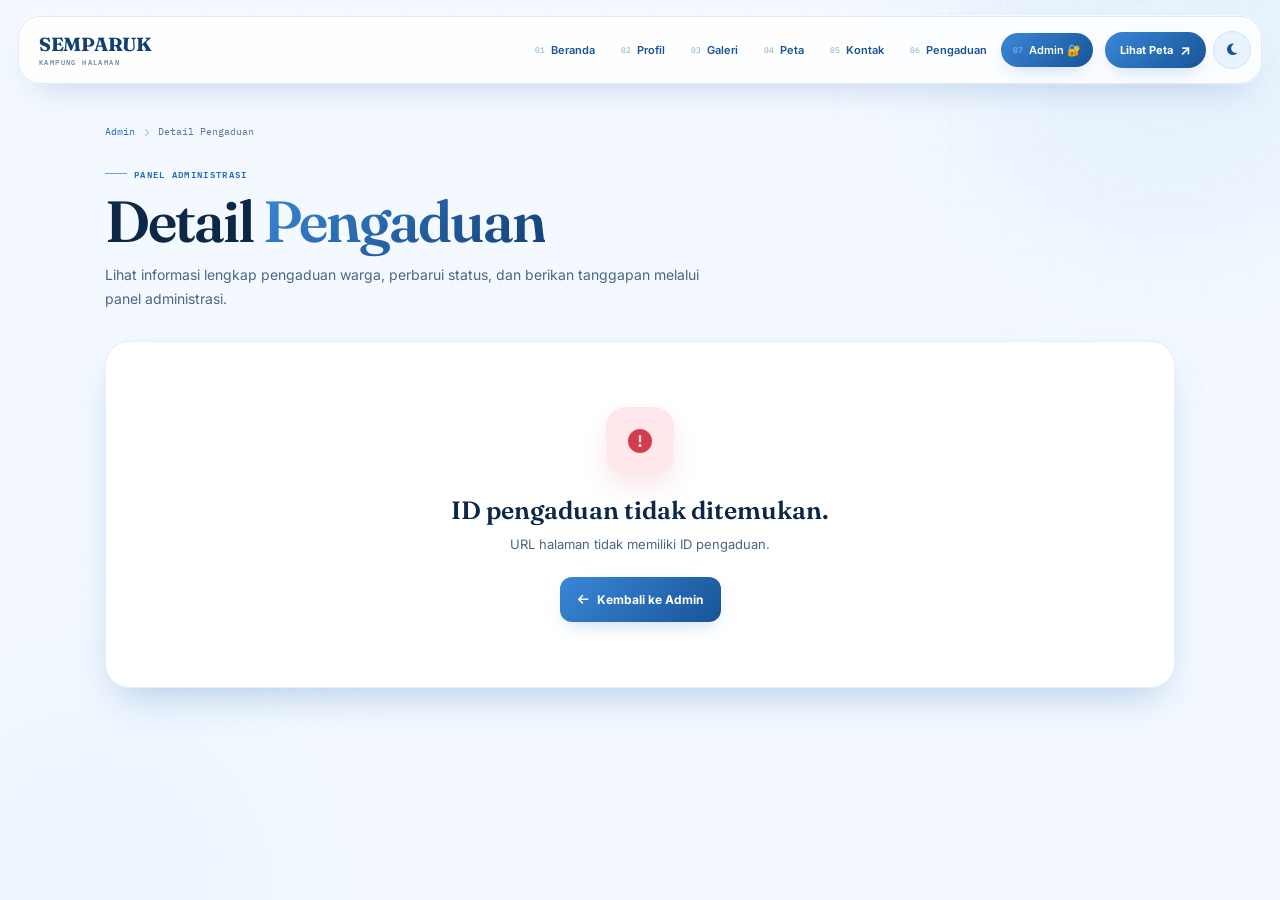
<file: detail-pengaduan.html>
<!doctype html>
<html lang="id">
  <head>
    <meta charset="UTF-8" />
    <meta name="viewport" content="width=device-width, initial-scale=1.0" />

    <title>Detail Pengaduan — Semparuk Sutera</title>

    <!-- GOOGLE FONTS -->
    <link rel="preconnect" href="https://fonts.googleapis.com" />
    <link rel="preconnect" href="https://fonts.gstatic.com" crossorigin />

    <link
      href="https://fonts.googleapis.com/css2?family=Fraunces:wght@400;500;600;700&family=IBM+Plex+Mono:wght@400;500;600&family=Inter:wght@400;500;600;700;800&display=swap"
      rel="stylesheet"
    />

    <!-- FONT AWESOME -->
    <link
      rel="stylesheet"
      href="https://cdnjs.cloudflare.com/ajax/libs/font-awesome/6.5.2/css/all.min.css"
    />

    <style>
      /* =====================================================
         DESIGN SYSTEM — SEMPARUK SUTERA
      ===================================================== */

      :root {
        --white: #ffffff;

        --sky-50: #f4f9ff;
        --sky-100: #e8f3fe;
        --sky-200: #d5eafd;
        --sky-300: #b7dcfb;

        --blue-300: #8ec4f2;
        --blue-400: #5da5e8;
        --blue-500: #3a87d8;
        --blue-600: #256bb8;
        --blue-700: #175496;
        --blue-800: #123f73;
        --blue-900: #0c3158;

        --ink: #0c2846;
        --ink-soft: #4c6680;
        --ink-mut: #5c7793;

        --card: #ffffff;
        --soft: #f8fbff;

        --border: rgba(58, 135, 216, 0.14);

        --shadow-blue:
          0 18px 40px -14px rgba(37, 107, 184, 0.35);

        --shadow-blue-sm:
          0 8px 20px -8px rgba(37, 107, 184, 0.3);

        --ring:
          0 0 0 1px rgba(58, 135, 216, 0.14);
      }

      /* =====================================================
         DARK MODE
      ===================================================== */

      body.dark {
        --sky-50: #081a2c;
        --sky-100: #0d243b;
        --sky-200: #163653;
        --sky-300: #245174;

        --white: #10263c;
        --card: #10263c;
        --soft: #0d2135;

        --ink: #edf7ff;
        --ink-soft: #a9bfd2;
        --ink-mut: #8ca7bf;

        --border: rgba(142, 196, 242, 0.15);

        --shadow-blue:
          0 18px 40px -14px rgba(0, 0, 0, 0.45);

        --shadow-blue-sm:
          0 8px 20px -8px rgba(0, 0, 0, 0.35);
      }

      /* =====================================================
         RESET
      ===================================================== */

      * {
        margin: 0;
        padding: 0;
        box-sizing: border-box;
      }

      html {
        scroll-behavior: smooth;
      }

      body {
        font-family: "Inter", sans-serif;
        background: var(--sky-50);
        color: var(--ink);
        min-height: 100vh;
        overflow-x: hidden;
        transition:
          background 0.3s ease,
          color 0.3s ease;
      }

      button,
      input,
      textarea,
      select {
        font-family: inherit;
      }

      a {
        color: inherit;
      }

      /* =====================================================
         AMBIENT BACKGROUND
      ===================================================== */

      .ambient {
        position: fixed;
        inset: 0;
        z-index: -2;
        pointer-events: none;
        overflow: hidden;
      }

      .ambient::before,
      .ambient::after {
        content: "";
        position: absolute;
        border-radius: 50%;
        filter: blur(80px);
        opacity: 0.5;
      }

      .ambient::before {
        width: 430px;
        height: 430px;
        background: rgba(93, 165, 232, 0.18);
        top: -180px;
        right: -100px;
      }

      .ambient::after {
        width: 390px;
        height: 390px;
        background: rgba(183, 220, 251, 0.22);
        bottom: -180px;
        left: -100px;
      }

      .ambient-grid {
        position: absolute;
        inset: 0;

        background-image:
          linear-gradient(
            rgba(58, 135, 216, 0.035) 1px,
            transparent 1px
          ),
          linear-gradient(
            90deg,
            rgba(58, 135, 216, 0.035) 1px,
            transparent 1px
          );

        background-size: 50px 50px;

        mask-image: linear-gradient(
          to bottom,
          rgba(0, 0, 0, 0.65),
          transparent 80%
        );
      }

      /* =====================================================
         TOPBAR
      ===================================================== */

      .topbar {
        position: fixed;

        top: 16px;
        left: 18px;
        right: 18px;

        max-width: 1250px;

        margin: auto;

        height: 68px;

        z-index: 1000;

        display: flex;
        align-items: center;
        justify-content: space-between;

        padding: 8px 10px 8px 20px;

        background: rgba(255, 255, 255, 0.86);

        border: 1px solid rgba(58, 135, 216, 0.16);

        border-radius: 22px;

        box-shadow:
          0 16px 35px -18px rgba(23, 84, 150, 0.28),
          0 0 0 1px rgba(255, 255, 255, 0.6);

        backdrop-filter: blur(18px);
        -webkit-backdrop-filter: blur(18px);
      }

      body.dark .topbar {
        background: rgba(16, 38, 60, 0.88);

        border-color: rgba(142, 196, 242, 0.14);

        box-shadow:
          0 18px 40px -20px rgba(0, 0, 0, 0.65);
      }

      /* =====================================================
         BRAND
      ===================================================== */

      .brand {
        flex-shrink: 0;

        display: flex;
        flex-direction: column;

        font-family: "Fraunces", serif;

        font-size: 19px;

        font-weight: 700;

        line-height: 1;

        letter-spacing: -0.3px;

        color: var(--blue-800);

        text-decoration: none;
      }

      body.dark .brand {
        color: #eaf5ff;
      }

      .brand small {
        margin-top: 5px;

        font-family: "IBM Plex Mono", monospace;

        font-size: 7px;

        font-weight: 500;

        letter-spacing: 1.4px;

        text-transform: uppercase;

        color: var(--ink-mut);
      }

      /* =====================================================
         NAVIGATION
      ===================================================== */

      .chapters {
        position: relative;

        display: flex;
        align-items: center;

        gap: 2px;

        margin-left: auto;
        margin-right: 12px;
      }

      .chapters > a {
        position: relative;

        z-index: 1;

        padding: 10px 12px;

        white-space: nowrap;

        font-size: 11px;

        font-weight: 600;

        color: var(--blue-700);

        text-decoration: none;

        display: flex;
        align-items: center;

        gap: 6px;

        border-radius: 999px;

        transition:
          color 0.25s ease,
          background 0.25s ease,
          transform 0.25s ease;
      }

      body.dark .chapters > a {
        color: #b9d7ee;
      }

      .chapters > a .n {
        font-family: "IBM Plex Mono", monospace;

        font-size: 8px;

        opacity: 0.55;

        font-weight: 400;
      }

      .chapters > a:hover {
        color: var(--blue-600);

        background: rgba(232, 243, 254, 0.75);

        transform: translateY(-1px);
      }

      body.dark .chapters > a:hover {
        background: rgba(93, 165, 232, 0.12);
        color: #ffffff;
      }

      /* =====================================================
         ACTIVE ADMIN
      ===================================================== */

      .nav-admin.active {
        color: #ffffff !important;

        background:
          linear-gradient(
            135deg,
            var(--blue-500),
            var(--blue-700)
          );

        box-shadow: var(--shadow-blue-sm);
      }

      .nav-admin.active:hover {
        color: #ffffff !important;

        background:
          linear-gradient(
            135deg,
            var(--blue-500),
            var(--blue-700)
          );

        transform: translateY(-1px);
      }

      /* =====================================================
         COMPLAINT NAV
      ===================================================== */

      .nav-complaint {
        color: var(--blue-700) !important;
      }

      body.dark .nav-complaint {
        color: #b9d7ee !important;
      }

      .nav-complaint:hover {
        color: var(--blue-600) !important;
      }

      /* =====================================================
         CTA
      ===================================================== */

      .nav-cta {
        flex-shrink: 0;

        border: 0;

        padding: 11px 15px;

        border-radius: 999px;

        display: inline-flex;
        align-items: center;
        gap: 7px;

        background:
          linear-gradient(
            135deg,
            var(--blue-500),
            var(--blue-700)
          );

        color: #ffffff;

        font-size: 11px;
        font-weight: 700;

        cursor: pointer;

        box-shadow: var(--shadow-blue-sm);

        transition:
          transform 0.25s ease,
          box-shadow 0.25s ease;
      }

      .nav-cta:hover {
        transform: translateY(-2px);

        box-shadow: var(--shadow-blue);
      }

      .nav-cta .arrow {
        font-size: 14px;
        line-height: 1;
      }

      /* =====================================================
         THEME BUTTON
      ===================================================== */

      .theme-btn {
        width: 38px;
        height: 38px;

        flex-shrink: 0;

        margin-left: 7px;

        border: 1px solid var(--border);

        border-radius: 50%;

        background: var(--sky-100);

        color: var(--blue-700);

        display: flex;
        align-items: center;
        justify-content: center;

        cursor: pointer;

        transition:
          background 0.25s ease,
          transform 0.25s ease,
          color 0.25s ease;
      }

      .theme-btn:hover {
        background: var(--sky-200);

        transform: rotate(12deg);
      }

      body.dark .theme-btn {
        background: rgba(93, 165, 232, 0.13);
        color: #d8ecff;
      }

      /* =====================================================
         MOBILE MENU
      ===================================================== */

      .menu-btn {
        display: none;

        width: 40px;
        height: 40px;

        border: 1px solid var(--border);

        border-radius: 50%;

        background: var(--sky-100);

        color: var(--blue-700);

        cursor: pointer;
      }

      body.dark .menu-btn {
        background: rgba(93, 165, 232, 0.12);
        color: #d8ecff;
      }

      /* =====================================================
         MAIN PAGE
      ===================================================== */

      .page {
        max-width: 1120px;

        margin: auto;

        padding: 125px 25px 70px;
      }

      /* =====================================================
         BREADCRUMB
      ===================================================== */

      .breadcrumb {
        display: flex;
        align-items: center;
        flex-wrap: wrap;

        gap: 9px;

        margin-bottom: 20px;

        font-family: "IBM Plex Mono", monospace;

        font-size: 10px;

        color: var(--ink-mut);
      }

      .breadcrumb a {
        color: var(--blue-600);

        text-decoration: none;

        transition: color 0.2s ease;
      }

      .breadcrumb a:hover {
        color: var(--blue-800);
      }

      .breadcrumb i {
        font-size: 8px;

        opacity: 0.5;
      }

      /* =====================================================
         PAGE HEADER
      ===================================================== */

      .page-header {
        margin-bottom: 30px;

        max-width: 760px;
      }

      .eyebrow {
        display: inline-flex;
        align-items: center;
        gap: 7px;

        margin-bottom: 11px;

        font-family: "IBM Plex Mono", monospace;

        font-size: 9px;

        font-weight: 600;

        letter-spacing: 1.3px;

        text-transform: uppercase;

        color: var(--blue-600);
      }

      .eyebrow::before {
        content: "";

        width: 22px;
        height: 1px;

        background: var(--blue-400);
      }

      .page-header h1 {
        font-family: "Fraunces", serif;

        font-size: clamp(38px, 5vw, 58px);

        line-height: 0.98;

        letter-spacing: -2px;

        font-weight: 600;

        margin-bottom: 14px;

        color: var(--ink);
      }

      .page-header h1 span {
        background:
          linear-gradient(
            135deg,
            var(--blue-500),
            var(--blue-800)
          );

        -webkit-background-clip: text;
        background-clip: text;

        color: transparent;
      }

      .page-header p {
        color: var(--ink-soft);

        font-size: 14px;

        line-height: 1.7;

        max-width: 620px;
      }

      /* =====================================================
         CARD
      ===================================================== */

      .card {
        background: var(--card);

        border: 1px solid var(--border);

        border-radius: 24px;

        box-shadow: var(--shadow-blue);

        overflow: hidden;
      }

      .card-header {
        padding: 23px 28px;

        border-bottom: 1px solid var(--border);

        display: flex;
        align-items: center;
        justify-content: space-between;

        gap: 20px;

        background:
          linear-gradient(
            135deg,
            rgba(232, 243, 254, 0.65),
            rgba(255, 255, 255, 0.4)
          );
      }

      body.dark .card-header {
        background:
          linear-gradient(
            135deg,
            rgba(93, 165, 232, 0.08),
            rgba(16, 38, 60, 0.4)
          );
      }

      .card-header h2 {
        font-family: "Fraunces", serif;

        font-size: 21px;

        font-weight: 600;

        color: var(--ink);
      }

      .card-header h2 span {
        font-family: "IBM Plex Mono", monospace;

        font-size: 11px;

        font-weight: 500;

        color: var(--blue-600);
      }

      .card-body {
        padding: 30px;
      }

      /* =====================================================
         STATUS
      ===================================================== */

      .status {
        display: inline-flex;
        align-items: center;
        gap: 7px;

        padding: 8px 13px;

        border-radius: 999px;

        font-family: "IBM Plex Mono", monospace;

        font-size: 10px;

        font-weight: 600;

        text-transform: capitalize;

        white-space: nowrap;
      }

      .status::before {
        content: "";

        width: 6px;
        height: 6px;

        border-radius: 50%;

        background: currentColor;
      }

      .status-baru {
        color: #176fa9;
        background: #e5f4ff;
      }

      .status-diproses {
        color: #a86d00;
        background: #fff3d5;
      }

      .status-selesai {
        color: #13794d;
        background: #e3f7ed;
      }

      .status-ditolak {
        color: #c53d50;
        background: #ffe8ec;
      }

      /* =====================================================
         INFO GRID
      ===================================================== */

      .info-grid {
        display: grid;

        grid-template-columns: repeat(2, minmax(0, 1fr));

        gap: 14px;

        margin-bottom: 32px;
      }

      .info-item {
        position: relative;

        padding: 18px;

        border-radius: 17px;

        background: var(--soft);

        border: 1px solid var(--border);

        transition:
          transform 0.25s ease,
          border-color 0.25s ease,
          box-shadow 0.25s ease;
      }

      .info-item:hover {
        transform: translateY(-2px);

        border-color: rgba(58, 135, 216, 0.25);

        box-shadow: var(--shadow-blue-sm);
      }

      .info-label {
        margin-bottom: 7px;

        font-family: "IBM Plex Mono", monospace;

        font-size: 9px;

        text-transform: uppercase;

        letter-spacing: 0.8px;

        color: var(--ink-mut);

        font-weight: 500;
      }

      .info-value {
        font-size: 14px;

        font-weight: 650;

        color: var(--ink);

        word-break: break-word;

        line-height: 1.5;
      }

      .info-value a {
        color: var(--blue-600);

        text-decoration: none;
      }

      .info-value a:hover {
        text-decoration: underline;
      }

      /* =====================================================
         CONTENT SECTION
      ===================================================== */

      .content-section {
        margin-top: 28px;
      }

      .section-title {
        display: flex;
        align-items: center;
        gap: 9px;

        margin-bottom: 12px;

        font-family: "IBM Plex Mono", monospace;

        font-size: 10px;

        font-weight: 600;

        letter-spacing: 0.3px;

        text-transform: uppercase;

        color: var(--ink-soft);
      }

      .section-title i {
        width: 28px;
        height: 28px;

        display: flex;
        align-items: center;
        justify-content: center;

        border-radius: 9px;

        background: var(--sky-100);

        color: var(--blue-600);

        font-size: 11px;
      }

      .complaint-title {
        font-family: "Fraunces", serif;

        font-size: clamp(24px, 3vw, 31px);

        font-weight: 600;

        line-height: 1.2;

        letter-spacing: -0.5px;

        color: var(--ink);

        margin-bottom: 12px;
      }

      .complaint-content {
        background: var(--soft);

        border: 1px solid var(--border);

        border-radius: 17px;

        padding: 20px;

        font-size: 14px;

        line-height: 1.85;

        white-space: pre-wrap;

        word-break: break-word;

        color: var(--ink-soft);
      }

      /* =====================================================
         LOCATION
      ===================================================== */

      .location {
        display: flex;
        align-items: flex-start;

        gap: 11px;

        padding: 17px;

        background: var(--soft);

        border: 1px solid var(--border);

        border-radius: 17px;

        font-size: 14px;

        line-height: 1.6;

        color: var(--ink-soft);
      }

      .location i {
        flex-shrink: 0;

        width: 28px;
        height: 28px;

        display: flex;
        align-items: center;
        justify-content: center;

        margin-top: 0;

        border-radius: 9px;

        background: var(--sky-100);

        color: var(--blue-600);

        font-size: 11px;
      }

      /* =====================================================
         ADMIN BOX
      ===================================================== */

      .admin-box {
        position: relative;

        margin-top: 34px;

        padding: 26px;

        border-radius: 21px;

        background:
          linear-gradient(
            135deg,
            rgba(232, 243, 254, 0.8),
            rgba(244, 249, 255, 0.55)
          );

        border: 1px solid rgba(58, 135, 216, 0.18);

        overflow: hidden;
      }

      body.dark .admin-box {
        background:
          linear-gradient(
            135deg,
            rgba(37, 107, 184, 0.14),
            rgba(16, 38, 60, 0.6)
          );
      }

      .admin-box::after {
        content: "";

        position: absolute;

        width: 180px;
        height: 180px;

        border-radius: 50%;

        background: rgba(93, 165, 232, 0.11);

        right: -80px;
        top: -90px;

        pointer-events: none;
      }

      .admin-box h3 {
        position: relative;
        z-index: 1;

        display: flex;
        align-items: center;
        gap: 9px;

        font-family: "Fraunces", serif;

        font-size: 22px;

        font-weight: 600;

        color: var(--ink);

        margin-bottom: 5px;
      }

      .admin-box h3 i {
        color: var(--blue-600);

        font-size: 17px;
      }

      .admin-box > p {
        position: relative;
        z-index: 1;

        color: var(--ink-soft);

        font-size: 13px;

        line-height: 1.6;

        margin-bottom: 23px;
      }

      /* =====================================================
         FORM
      ===================================================== */

      .form-group {
        position: relative;
        z-index: 1;

        margin-bottom: 19px;
      }

      .form-group label {
        display: block;

        font-family: "IBM Plex Mono", monospace;

        font-size: 10px;

        letter-spacing: 0.3px;

        font-weight: 600;

        color: var(--ink-soft);

        margin-bottom: 8px;
      }

      .form-group select,
      .form-group textarea {
        width: 100%;

        border: 1px solid var(--border);

        background: var(--card);

        color: var(--ink);

        border-radius: 13px;

        outline: none;

        font-family: inherit;

        transition:
          border-color 0.25s ease,
          box-shadow 0.25s ease,
          background 0.25s ease;
      }

      .form-group select {
        height: 49px;

        padding: 0 14px;

        cursor: pointer;
      }

      .form-group textarea {
        min-height: 155px;

        padding: 14px;

        resize: vertical;

        line-height: 1.65;

        font-size: 13px;
      }

      .form-group select:focus,
      .form-group textarea:focus {
        border-color: var(--blue-400);

        box-shadow:
          0 0 0 3px rgba(58, 135, 216, 0.1),
          var(--shadow-blue-sm);
      }

      .form-group select:hover,
      .form-group textarea:hover {
        border-color: rgba(58, 135, 216, 0.25);
      }

      /* =====================================================
         BUTTONS
      ===================================================== */

      .form-actions {
        position: relative;
        z-index: 1;

        display: flex;

        justify-content: flex-end;

        gap: 10px;

        margin-top: 23px;
      }

      .btn {
        border: 0;

        min-height: 45px;

        padding: 11px 18px;

        border-radius: 12px;

        font-family: inherit;

        font-size: 12px;

        font-weight: 700;

        cursor: pointer;

        transition:
          transform 0.25s ease,
          box-shadow 0.25s ease,
          background 0.25s ease;

        display: inline-flex;

        align-items: center;

        justify-content: center;

        gap: 8px;
      }

      .btn:disabled {
        opacity: 0.65;

        cursor: not-allowed;

        transform: none !important;
      }

      .btn-primary {
        color: white;

        background:
          linear-gradient(
            135deg,
            var(--blue-500),
            var(--blue-700)
          );

        box-shadow: var(--shadow-blue-sm);
      }

      .btn-primary:hover:not(:disabled) {
        transform: translateY(-2px);

        box-shadow: var(--shadow-blue);
      }

      .btn-secondary {
        background: var(--card);

        color: var(--ink-soft);

        border: 1px solid var(--border);
      }

      .btn-secondary:hover {
        background: var(--sky-100);

        color: var(--blue-700);

        transform: translateY(-2px);
      }

      /* =====================================================
         LOADING
      ===================================================== */

      .loading {
        padding: 80px 20px;

        text-align: center;

        color: var(--ink-soft);

        font-size: 13px;
      }

      .spinner {
        width: 38px;
        height: 38px;

        border: 3px solid rgba(58, 135, 216, 0.14);

        border-top-color: var(--blue-500);

        border-radius: 50%;

        animation: spin 0.8s linear infinite;

        margin: 0 auto 16px;
      }

      @keyframes spin {
        to {
          transform: rotate(360deg);
        }
      }

      /* =====================================================
         ERROR
      ===================================================== */

      .error-box {
        padding: 65px 25px;

        text-align: center;
      }

      .error-icon {
        width: 68px;
        height: 68px;

        margin: 0 auto 20px;

        border-radius: 20px;

        display: flex;
        align-items: center;
        justify-content: center;

        background: #ffe8ec;

        color: #d43d4f;

        font-size: 24px;

        box-shadow: 0 12px 25px rgba(212, 61, 79, 0.12);
      }

      .error-box h2 {
        font-family: "Fraunces", serif;

        font-size: 25px;

        font-weight: 600;

        margin-bottom: 8px;
      }

      .error-box p {
        color: var(--ink-soft);

        font-size: 13px;

        line-height: 1.7;

        max-width: 500px;

        margin: 0 auto 22px;
      }

      /* =====================================================
         TOAST
      ===================================================== */

      .toast {
        position: fixed;

        right: 24px;
        bottom: 24px;

        z-index: 3000;

        max-width: 380px;

        padding: 14px 17px;

        border-radius: 14px;

        background: var(--blue-800);

        color: white;

        font-size: 12px;

        line-height: 1.5;

        box-shadow:
          0 15px 35px rgba(12, 49, 88, 0.25);

        transform: translateY(20px);

        opacity: 0;

        pointer-events: none;

        transition:
          transform 0.3s ease,
          opacity 0.3s ease;
      }

      .toast.show {
        transform: translateY(0);

        opacity: 1;
      }

      .toast.success {
        background: #138a58;
      }

      .toast.error {
        background: #c53d50;
      }

      /* =====================================================
         RESPONSIVE
      ===================================================== */

      @media (max-width: 1150px) {
        .topbar {
          left: 12px;
          right: 12px;
        }

        .chapters > a {
          padding-left: 9px;
          padding-right: 9px;

          font-size: 10px;
        }

        .chapters > a .n {
          display: none;
        }
      }

      @media (max-width: 980px) {
        .chapters {
          display: none;

          position: absolute;

          top: 76px;
          left: 0;
          right: 0;

          margin: 0;

          padding: 12px;

          flex-direction: column;

          align-items: stretch;

          gap: 4px;

          background: rgba(255, 255, 255, 0.96);

          border: 1px solid var(--border);

          border-radius: 19px;

          box-shadow: var(--shadow-blue);

          backdrop-filter: blur(18px);
        }

        body.dark .chapters {
          background: rgba(16, 38, 60, 0.97);
        }

        .chapters.show {
          display: flex;
        }

        .chapters > a {
          width: 100%;

          padding: 12px 14px;

          justify-content: flex-start;

          font-size: 12px;
        }

        .chapters > a .n {
          display: inline;
        }

        .nav-cta {
          margin-left: auto;
        }

        .menu-btn {
          display: flex;

          align-items: center;
          justify-content: center;

          margin-left: 5px;
        }
      }

      @media (max-width: 700px) {
        .topbar {
          height: 62px;

          top: 10px;
          left: 10px;
          right: 10px;

          padding: 7px 8px 7px 15px;

          border-radius: 18px;
        }

        .brand {
          font-size: 17px;
        }

        .brand small {
          font-size: 6px;
        }

        .nav-cta {
          padding: 10px 12px;

          font-size: 10px;
        }

        .theme-btn,
        .menu-btn {
          width: 36px;
          height: 36px;
        }

        .chapters {
          top: 70px;
        }

        .page {
          padding: 105px 16px 45px;
        }

        .page-header {
          margin-bottom: 24px;
        }

        .page-header h1 {
          font-size: 40px;

          letter-spacing: -1.5px;
        }

        .page-header p {
          font-size: 13px;
        }

        .card {
          border-radius: 19px;
        }

        .card-header {
          padding: 19px;

          align-items: flex-start;

          flex-direction: column;

          gap: 12px;
        }

        .card-header h2 {
          font-size: 19px;
        }

        .card-body {
          padding: 19px;
        }

        .info-grid {
          grid-template-columns: 1fr;

          gap: 11px;
        }

        .info-item {
          padding: 15px;
        }

        .admin-box {
          padding: 19px;

          border-radius: 17px;
        }

        .admin-box h3 {
          font-size: 20px;
        }

        .form-actions {
          flex-direction: column;
        }

        .btn {
          width: 100%;
        }

        .toast {
          left: 15px;
          right: 15px;
          bottom: 15px;

          max-width: none;
        }
      }

      @media (max-width: 430px) {
        .nav-cta {
          display: none;
        }

        .page-header h1 {
          font-size: 35px;
        }

        .breadcrumb {
          font-size: 9px;
        }

        .complaint-title {
          font-size: 23px;
        }
      }
    </style>
  </head>

  <body>
    <!-- =====================================================
         AMBIENT BACKGROUND
    ===================================================== -->

    <div class="ambient">
      <div class="ambient-grid"></div>
    </div>

    <!-- =====================================================
         NAVBAR
    ===================================================== -->

    <header class="topbar">
      <a href="index.html" class="brand">
        SEMPARUK
        <small>Kampung Halaman</small>
      </a>

      <nav class="chapters" id="chapters">
        <a href="index.html">
          <span class="n">01</span>
          Beranda
        </a>

        <a href="profil.html">
          <span class="n">02</span>
          Profil
        </a>

        <a href="galeri.html">
          <span class="n">03</span>
          Galeri
        </a>

        <a href="peta.html">
          <span class="n">04</span>
          Peta
        </a>

        <a href="kontak.html">
          <span class="n">05</span>
          Kontak
        </a>

        <a href="pengaduan.html" class="nav-complaint">
          <span class="n">06</span>
          Pengaduan
        </a>

        <a href="admin.html" class="nav-admin active">
          <span class="n">07</span>
          Admin 🔐
        </a>
      </nav>

      <button
        type="button"
        class="nav-cta"
        onclick="window.location.href='peta.html'"
      >
        Lihat Peta
        <span class="arrow">↗</span>
      </button>

      <button
        type="button"
        class="theme-btn"
        id="darkModeBtn"
        title="Mode Gelap"
        aria-label="Ubah mode warna"
      >
        <i class="fa-solid fa-moon"></i>
      </button>

      <button
        type="button"
        class="menu-btn"
        id="menuBtn"
        aria-label="Buka menu"
      >
        <i class="fa-solid fa-bars"></i>
      </button>
    </header>

    <!-- =====================================================
         MAIN
    ===================================================== -->

    <main class="page">
      <!-- BREADCRUMB -->

      <div class="breadcrumb">
        <a href="admin.html">
          Admin
        </a>

        <i class="fa-solid fa-chevron-right"></i>

        <span>
          Detail Pengaduan
        </span>
      </div>

      <!-- PAGE HEADER -->

      <div class="page-header">
        <div class="eyebrow">
          Panel Administrasi
        </div>

        <h1>
          Detail
          <span>Pengaduan</span>
        </h1>

        <p>
          Lihat informasi lengkap pengaduan warga, perbarui status,
          dan berikan tanggapan melalui panel administrasi.
        </p>
      </div>

      <!-- APP -->

      <div id="app">
        <div class="card">
          <div class="loading">
            <div class="spinner"></div>

            Memuat data pengaduan...
          </div>
        </div>
      </div>
    </main>

    <!-- TOAST -->

    <div class="toast" id="toast"></div>

    <!-- =====================================================
         JAVASCRIPT
    ===================================================== -->

    <script>
      /* =====================================================
         KONFIGURASI API
      ===================================================== */

      const API_URL =
        "https://script.google.com/macros/s/AKfycbweigKGIJxlnpFByo9EWOjoKm6jBz40XsMdqUSoGEY8jId5uw1I6D0JTRY6l2okatWseA/exec";

      /* =====================================================
         ELEMENT
      ===================================================== */

      const app = document.getElementById("app");

      const toast = document.getElementById("toast");

      /* =====================================================
         DARK MODE
      ===================================================== */

      const darkModeBtn =
        document.getElementById("darkModeBtn");

      if (localStorage.getItem("darkMode") === "true") {
        document.body.classList.add("dark");

        darkModeBtn.innerHTML =
          '<i class="fa-solid fa-sun"></i>';
      }

      darkModeBtn.addEventListener("click", function () {
        document.body.classList.toggle("dark");

        const dark =
          document.body.classList.contains("dark");

        localStorage.setItem("darkMode", dark);

        darkModeBtn.innerHTML = dark
          ? '<i class="fa-solid fa-sun"></i>'
          : '<i class="fa-solid fa-moon"></i>';
      });

      /* =====================================================
         MOBILE MENU
      ===================================================== */

      const menuBtn =
        document.getElementById("menuBtn");

      const navMenu =
        document.getElementById("chapters");

      menuBtn.addEventListener("click", function () {
        navMenu.classList.toggle("show");

        const isOpen =
          navMenu.classList.contains("show");

        menuBtn.innerHTML = isOpen
          ? '<i class="fa-solid fa-xmark"></i>'
          : '<i class="fa-solid fa-bars"></i>';
      });

      /* Tutup menu setelah memilih link */

      navMenu.querySelectorAll("a").forEach(function (link) {
        link.addEventListener("click", function () {
          navMenu.classList.remove("show");

          menuBtn.innerHTML =
            '<i class="fa-solid fa-bars"></i>';
        });
      });

      /* =====================================================
         TOAST
      ===================================================== */

      let toastTimer;

      function showToast(
        message,
        type = "success"
      ) {
        toast.textContent = message;

        toast.className =
          "toast show " + type;

        clearTimeout(toastTimer);

        toastTimer = setTimeout(function () {
          toast.className = "toast";
        }, 3000);
      }

      /* =====================================================
         ESCAPE HTML
      ===================================================== */

      function escapeHTML(value) {
        if (
          value === null ||
          value === undefined
        ) {
          return "";
        }

        return String(value)
          .replace(/&/g, "&amp;")
          .replace(/</g, "&lt;")
          .replace(/>/g, "&gt;")
          .replace(/"/g, "&quot;")
          .replace(/'/g, "&#039;");
      }

      /* =====================================================
         GET ID DARI URL
      ===================================================== */

      const params =
        new URLSearchParams(
          window.location.search
        );

      const complaintId =
        params.get("id");

      /* =====================================================
         VALIDASI ID
      ===================================================== */

      if (!complaintId) {
        showError(
          "ID pengaduan tidak ditemukan.",
          "URL halaman tidak memiliki ID pengaduan."
        );
      } else {
        loadComplaint();
      }

      /* =====================================================
         LOAD DETAIL
      ===================================================== */

      function loadComplaint() {
        requestJSONP(
          {
            action: "detail",
            id: complaintId,
          },

          function (response) {
            try {
              if (
                response &&
                response.success &&
                response.data
              ) {
                renderComplaint(
                  response.data
                );
              } else {
                showError(
                  "Pengaduan tidak ditemukan.",
                  response?.message ||
                    "Data tidak tersedia."
                );
              }
            } catch (error) {
              console.error(error);

              showError(
                "Terjadi kesalahan.",
                "Data pengaduan tidak dapat diproses."
              );
            }
          },

          function () {
            showError(
              "Google Apps Script sedang lambat.",
              "Silakan muat ulang halaman beberapa saat lagi."
            );
          },

          3
        );
      }

      /* =====================================================
         JSONP DENGAN TIMEOUT + RETRY
      ===================================================== */

      function requestJSONP(
        params,
        onSuccess,
        onError,
        maxRetries
      ) {
        maxRetries =
          maxRetries || 3;

        let attempt = 0;

        function run() {
          attempt++;

          const callbackName =
            "detailJSONP_" +
            Date.now() +
            "_" +
            Math.random()
              .toString(36)
              .substring(2, 8);

          const script =
            document.createElement(
              "script"
            );

          let finished = false;

          function cleanup() {
            clearTimeout(timeout);

            if (script.parentNode) {
              script.parentNode.removeChild(
                script
              );
            }

            delete window[
              callbackName
            ];
          }

          function fail() {
            if (finished) return;

            finished = true;

            cleanup();

            if (
              attempt < maxRetries
            ) {
              setTimeout(
                run,
                700 * attempt
              );
            } else {
              onError(
                new Error(
                  "Google Apps Script tidak merespons."
                )
              );
            }
          }

          const timeout =
            setTimeout(
              fail,
              8000
            );

          window[
            callbackName
          ] = function (response) {
            if (finished) return;

            finished = true;

            cleanup();

            onSuccess(response);
          };

          const query =
            new URLSearchParams();

          Object.keys(params).forEach(
            function (key) {
              query.append(
                key,
                params[key]
              );
            }
          );

          query.append(
            "callback",
            callbackName
          );

          query.append(
            "_",
            Date.now()
          );

          script.src =
            API_URL +
            "?" +
            query.toString();

          script.onerror = fail;

          document.body.appendChild(
            script
          );
        }

        run();
      }

      /* =====================================================
         RENDER DETAIL
      ===================================================== */

      function renderComplaint(data) {
        const status =
          String(
            data.status || "baru"
          ).toLowerCase();

        let statusClass =
          "status-baru";

        if (
          status === "diproses"
        ) {
          statusClass =
            "status-diproses";
        }

        if (
          status === "selesai"
        ) {
          statusClass =
            "status-selesai";
        }

        if (
          status === "ditolak"
        ) {
          statusClass =
            "status-ditolak";
        }

        const kontak =
          escapeHTML(
            data.kontak || "-"
          );

        app.innerHTML = `

          <div class="card">

            <!-- CARD HEADER -->

            <div class="card-header">

              <div>
                <h2>
                  Pengaduan
                  <span>
                    ${escapeHTML(
                      data.kode || "-"
                    )}
                  </span>
                </h2>
              </div>

              <span
                class="status ${statusClass}">
                ${escapeHTML(status)}
              </span>

            </div>

            <!-- CARD BODY -->

            <div class="card-body">

              <!-- INFORMASI -->

              <div class="info-grid">

                <div class="info-item">

                  <div class="info-label">
                    Kode Pengaduan
                  </div>

                  <div class="info-value">
                    ${escapeHTML(
                      data.kode || "-"
                    )}
                  </div>

                </div>

                <div class="info-item">

                  <div class="info-label">
                    Nama Warga
                  </div>

                  <div class="info-value">
                    ${escapeHTML(
                      data.nama || "-"
                    )}
                  </div>

                </div>

                <div class="info-item">

                  <div class="info-label">
                    Kontak
                  </div>

                  <div class="info-value">

                    ${
                      data.kontak
                        ? `
                          <a
                            href="tel:${escapeHTML(
                              data.kontak
                            )}">
                            ${kontak}
                          </a>
                        `
                        : "-"
                    }

                  </div>

                </div>

                <div class="info-item">

                  <div class="info-label">
                    Kategori
                  </div>

                  <div class="info-value">
                    ${escapeHTML(
                      data.kategori || "-"
                    )}
                  </div>

                </div>

                <div class="info-item">

                  <div class="info-label">
                    Tanggal Pengaduan
                  </div>

                  <div class="info-value">
                    ${escapeHTML(
                      data.tanggal || "-"
                    )}
                  </div>

                </div>

                <div class="info-item">

                  <div class="info-label">
                    Terakhir Diperbarui
                  </div>

                  <div class="info-value">
                    ${escapeHTML(
                      data.diperbarui || "-"
                    )}
                  </div>

                </div>

              </div>

              <!-- LOKASI -->

              <div class="content-section">

                <div class="section-title">

                  <i class="fa-solid fa-location-dot"></i>

                  Lokasi Kejadian

                </div>

                <div class="location">

                  <i class="fa-solid fa-location-dot"></i>

                  <span>
                    ${escapeHTML(
                      data.lokasi ||
                        "Lokasi tidak dicantumkan."
                    )}
                  </span>

                </div>

              </div>

              <!-- JUDUL -->

              <div class="content-section">

                <div class="section-title">

                  <i class="fa-solid fa-file-lines"></i>

                  Judul Pengaduan

                </div>

                <div class="complaint-title">

                  ${escapeHTML(
                    data.judul || "-"
                  )}

                </div>

              </div>

              <!-- ISI -->

              <div class="content-section">

                <div class="section-title">

                  <i class="fa-solid fa-align-left"></i>

                  Isi Pengaduan

                </div>

                <div class="complaint-content">

                  ${escapeHTML(
                    data.isi || "-"
                  )}

                </div>

              </div>

              <!-- ADMIN -->

              <div class="admin-box">

                <h3>
                  <i class="fa-solid fa-user-shield"></i>
                  Tindakan Admin
                </h3>

                <p>
                  Perbarui status dan berikan
                  tanggapan kepada warga.
                </p>

                <div class="form-group">

                  <label for="status">
                    Status Pengaduan
                  </label>

                  <select id="status">

                    <option
                      value="baru"
                      ${
                        status === "baru"
                          ? "selected"
                          : ""
                      }>
                      Baru
                    </option>

                    <option
                      value="diproses"
                      ${
                        status === "diproses"
                          ? "selected"
                          : ""
                      }>
                      Diproses
                    </option>

                    <option
                      value="selesai"
                      ${
                        status === "selesai"
                          ? "selected"
                          : ""
                      }>
                      Selesai
                    </option>

                    <option
                      value="ditolak"
                      ${
                        status === "ditolak"
                          ? "selected"
                          : ""
                      }>
                      Ditolak
                    </option>

                  </select>

                </div>

                <div class="form-group">

                  <label for="tanggapan">
                    Tanggapan Admin
                  </label>

                  <textarea
                    id="tanggapan"
                    placeholder="Tulis tanggapan untuk warga..."
                  >${escapeHTML(
                    data.tanggapan || ""
                  )}</textarea>

                </div>

                <div class="form-actions">

                  <button
                    class="btn btn-secondary"
                    onclick="window.location.href='admin.html'">

                    <i class="fa-solid fa-arrow-left"></i>

                    Kembali

                  </button>

                  <button
                    class="btn btn-primary"
                    id="saveBtn"
                    onclick="updateComplaint()">

                    <i class="fa-solid fa-floppy-disk"></i>

                    Simpan Perubahan

                  </button>

                </div>

              </div>

            </div>

          </div>

        `;
      }

      /* =====================================================
         UPDATE PENGADUAN
      ===================================================== */

      function updateComplaint() {
        const status =
          document.getElementById(
            "status"
          ).value;

        const tanggapan =
          document.getElementById(
            "tanggapan"
          ).value;

        const saveBtn =
          document.getElementById(
            "saveBtn"
          );

        saveBtn.disabled = true;

        saveBtn.innerHTML = `
          <i class="fa-solid fa-spinner fa-spin"></i>
          Menyimpan...
        `;

        const formData =
          new URLSearchParams();

        formData.append(
          "action",
          "update"
        );

        formData.append(
          "id",
          complaintId
        );

        formData.append(
          "status",
          status
        );

        formData.append(
          "tanggapan",
          tanggapan
        );

        fetch(API_URL, {
          method: "POST",

          mode: "no-cors",

          headers: {
            "Content-Type":
              "application/x-www-form-urlencoded",
          },

          body:
            formData.toString(),
        })
          .then(function () {
            verifyUpdate(
              status,
              tanggapan,
              0
            );
          })

          .catch(function (error) {
            console.error(error);

            finishUpdateError(
              "Gagal mengirim perubahan. Silakan coba lagi."
            );
          });
      }

      /* =====================================================
         VERIFIKASI UPDATE
      ===================================================== */

      function verifyUpdate(
        expectedStatus,
        expectedResponse,
        attempt
      ) {
        requestJSONP(
          {
            action: "detail",
            id: complaintId,
          },

          function (response) {
            if (
              response &&
              response.success &&
              response.data
            ) {
              const currentStatus =
                String(
                  response.data.status ||
                    ""
                ).toLowerCase();

              const currentResponse =
                String(
                  response.data
                    .tanggapan || ""
                );

              if (
                currentStatus ===
                  String(
                    expectedStatus
                  ).toLowerCase() &&
                currentResponse ===
                  String(
                    expectedResponse
                  )
              ) {
                showToast(
                  "Perubahan berhasil disimpan.",
                  "success"
                );

                setTimeout(
                  function () {
                    window.location.href =
                      "admin.html";
                  },
                  900
                );

                return;
              }
            }

            if (attempt < 2) {
              setTimeout(
                function () {
                  verifyUpdate(
                    expectedStatus,
                    expectedResponse,
                    attempt + 1
                  );
                },
                1000
              );

              return;
            }

            finishUpdateError(
              "Perubahan belum dapat diverifikasi. Jangan klik Simpan berulang kali; periksa kembali beberapa detik lagi."
            );
          },

          function () {
            if (attempt < 2) {
              setTimeout(
                function () {
                  verifyUpdate(
                    expectedStatus,
                    expectedResponse,
                    attempt + 1
                  );
                },
                1200
              );

              return;
            }

            finishUpdateError(
              "Server Google sedang lambat. Perubahan mungkin sudah tersimpan. Jangan klik Simpan berulang kali."
            );
          },

          3
        );
      }

      /* =====================================================
         UPDATE ERROR
      ===================================================== */

      function finishUpdateError(
        message
      ) {
        const saveBtn =
          document.getElementById(
            "saveBtn"
          );

        if (saveBtn) {
          saveBtn.disabled = false;

          saveBtn.innerHTML = `
            <i class="fa-solid fa-floppy-disk"></i>
            Simpan Perubahan
          `;
        }

        showToast(
          message,
          "error"
        );
      }

      /* =====================================================
         ERROR PAGE
      ===================================================== */

      function showError(
        title,
        message
      ) {
        app.innerHTML = `

          <div class="card">

            <div class="error-box">

              <div class="error-icon">

                <i class="fa-solid fa-circle-exclamation"></i>

              </div>

              <h2>
                ${escapeHTML(title)}
              </h2>

              <p>
                ${escapeHTML(message)}
              </p>

              <button
                class="btn btn-primary"
                onclick="window.location.href='admin.html'">

                <i class="fa-solid fa-arrow-left"></i>

                Kembali ke Admin

              </button>

            </div>

          </div>

        `;
      }
    </script>
  </body>
</html>
</file>
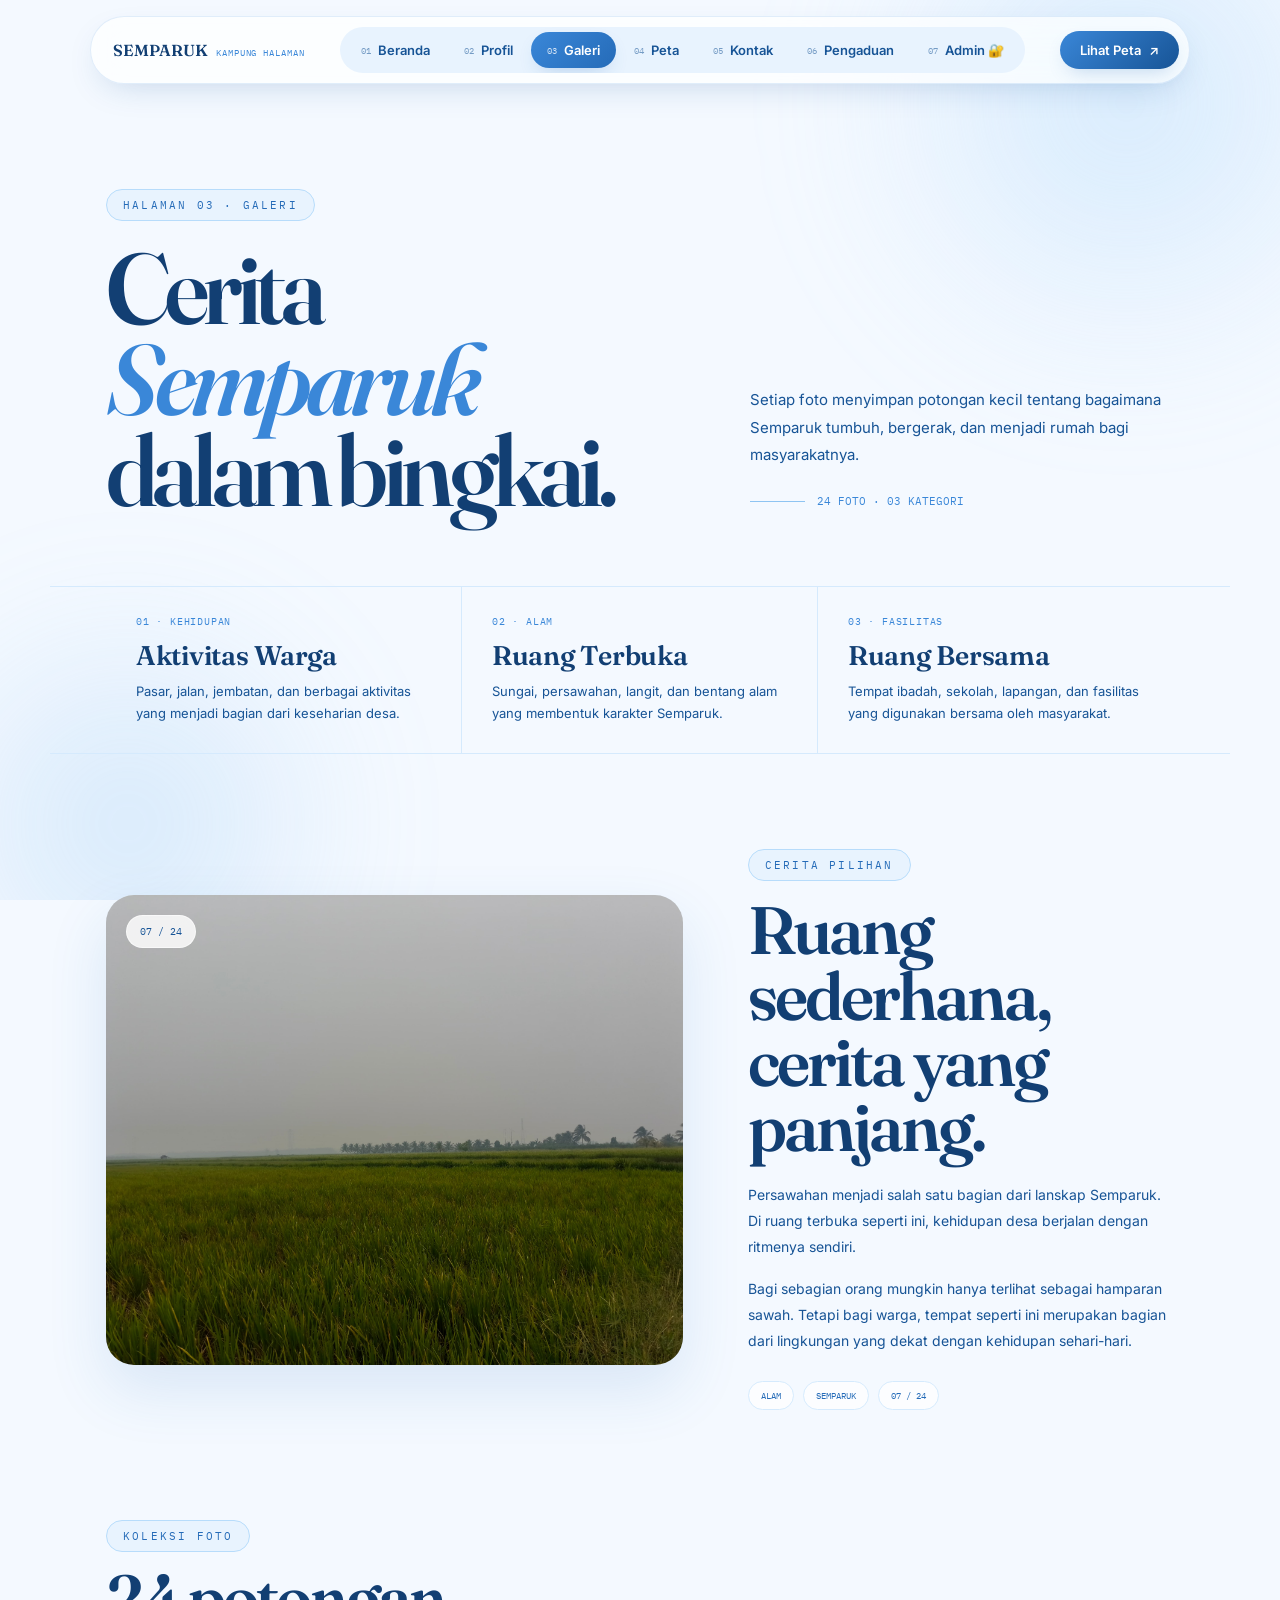
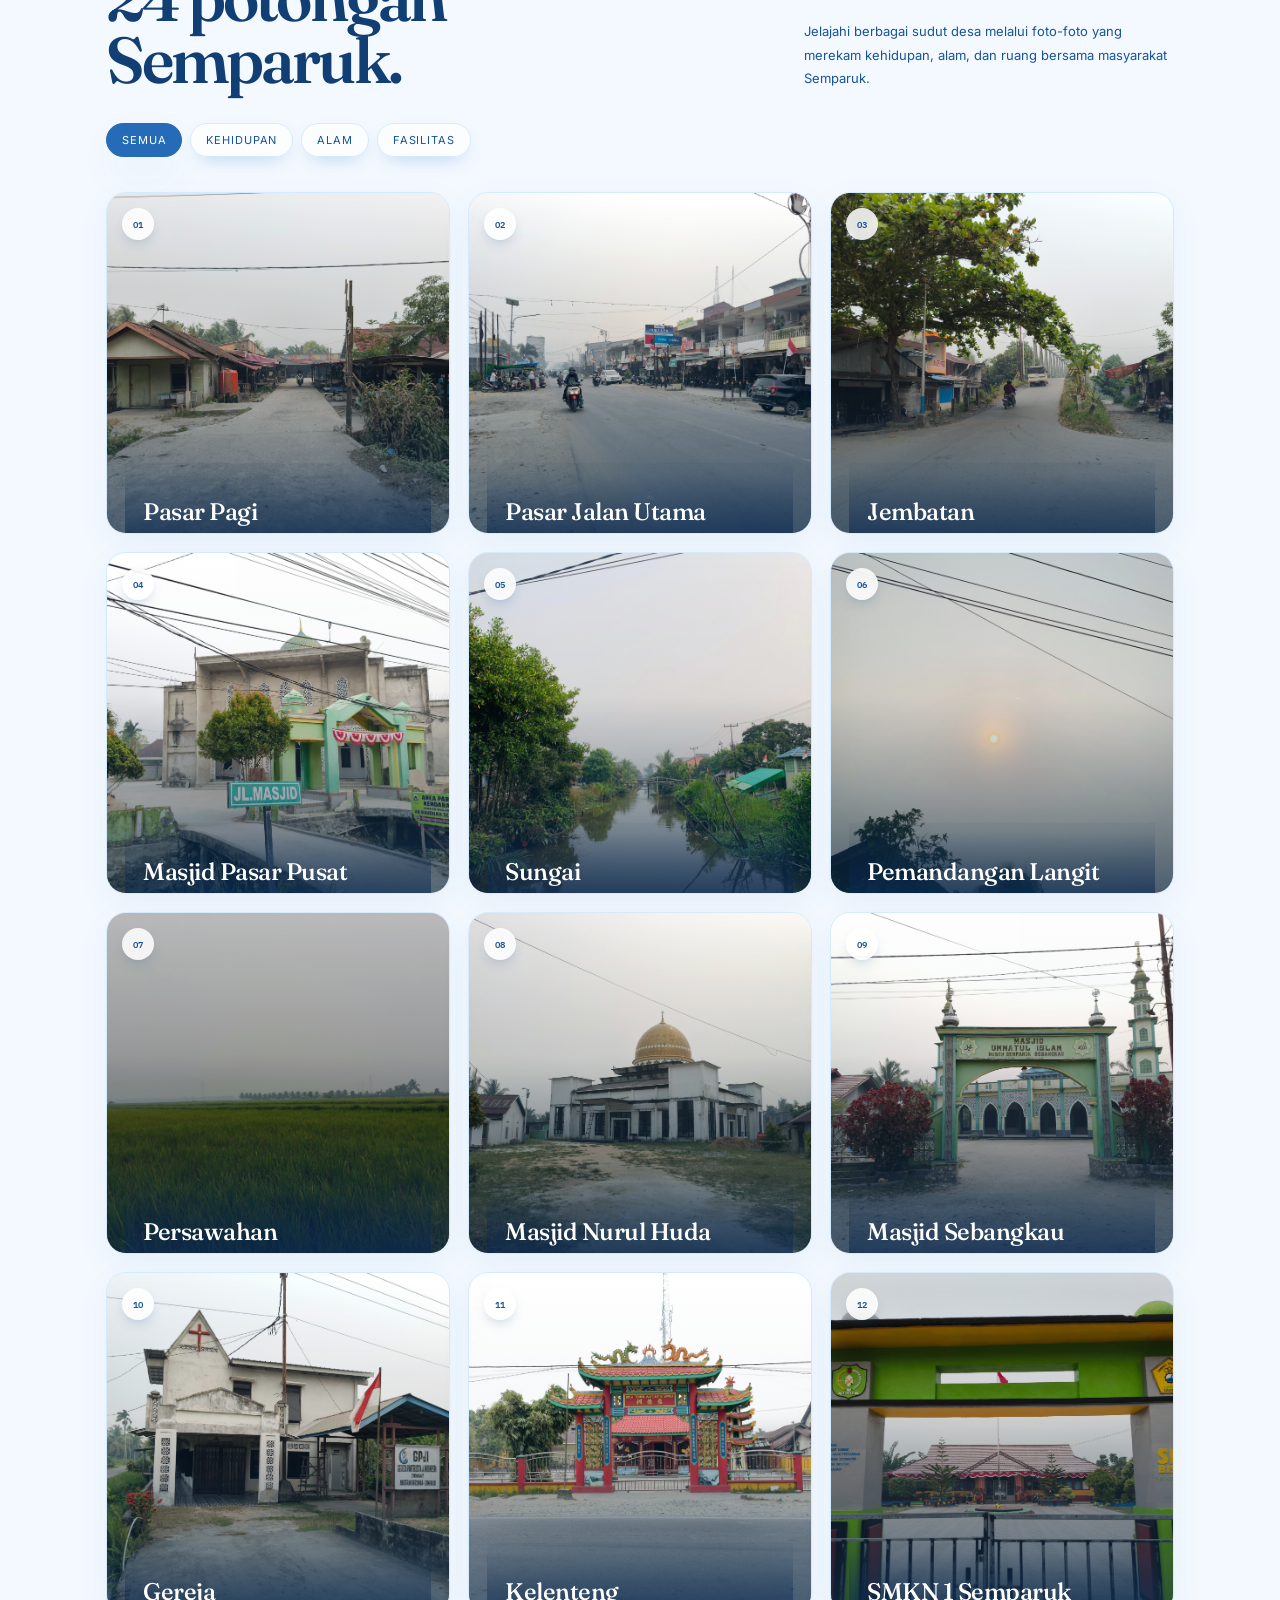
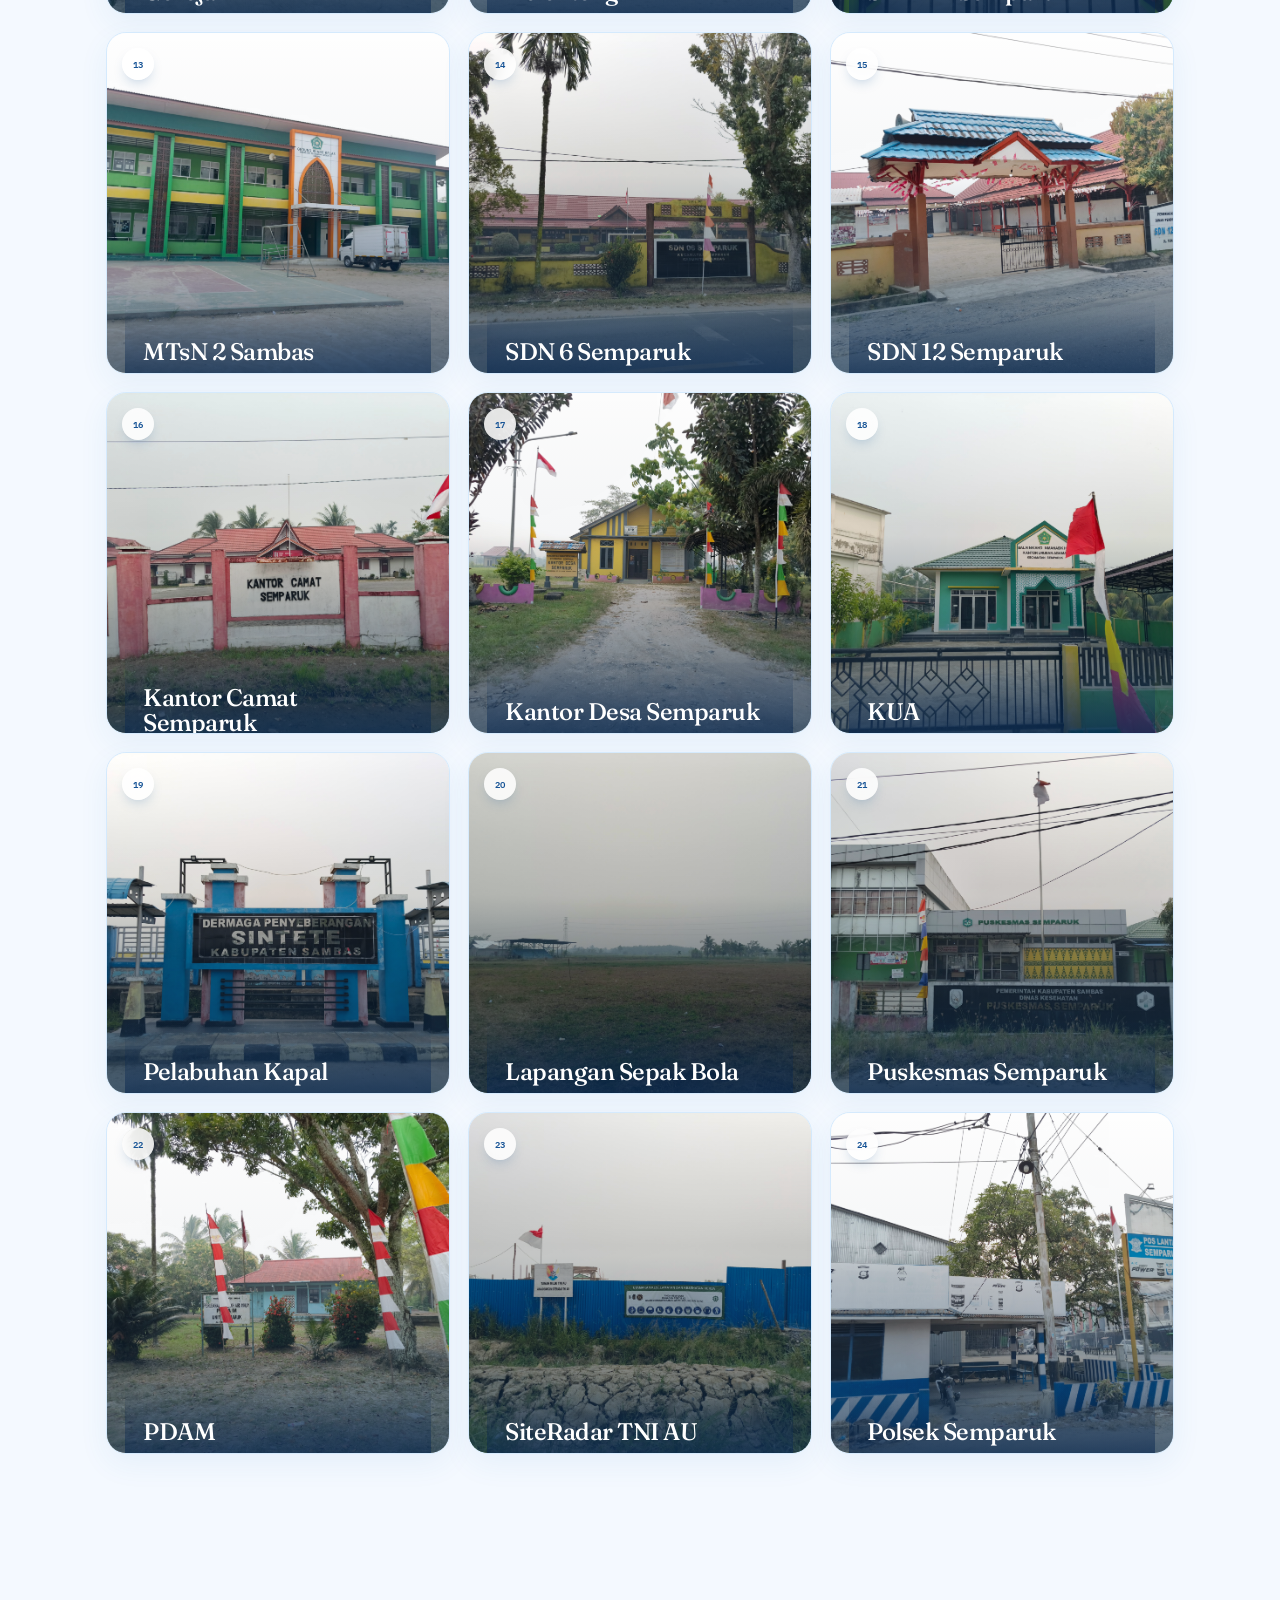
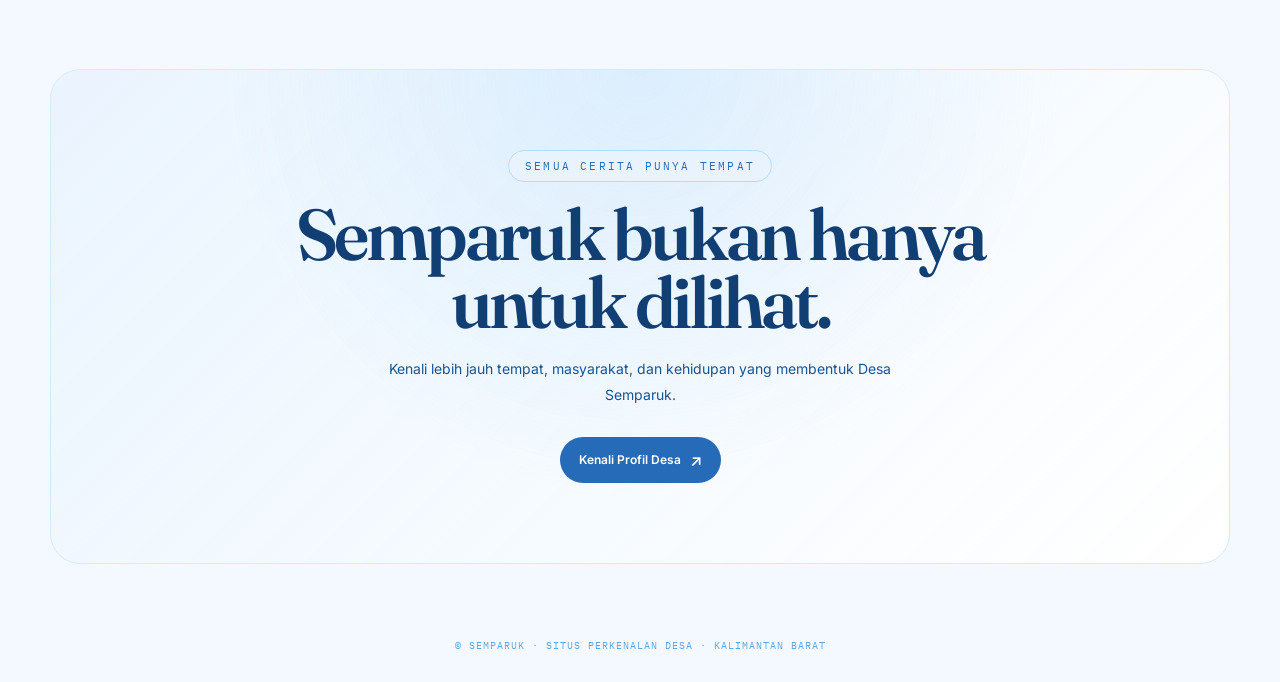
<file: galeri.html>
<!DOCTYPE html>
<html lang="id">
<head>
<meta charset="UTF-8">
<meta name="viewport" content="width=device-width, initial-scale=1.0">

<title>DESA SEMPARUK · Galeri</title>

<link rel="preconnect" href="https://fonts.googleapis.com">
<link rel="preconnect" href="https://fonts.gstatic.com" crossorigin>

<link href="https://fonts.googleapis.com/css2?family=Fraunces:ital,opsz,wght@0,9..144,300;0,9..144,500;0,9..144,600;0,9..144,700;1,9..144,400&family=Inter:wght@300;400;500;600;700;800&family=IBM+Plex+Mono:wght@400;500&display=swap" rel="stylesheet">

<link rel="stylesheet" href="style.css">

<style>

/* =========================================================
   GALERI — DESAIN KHUSUS HALAMAN
   ========================================================= */

.gallery-page{
  overflow:hidden;
}

/* HERO */

.gallery-hero{
  padding:85px 0 70px;
}

.gallery-hero-grid{
  display:grid;
  grid-template-columns:1.15fr .85fr;
  gap:70px;
  align-items:end;
}

.gallery-hero .eyebrow{
  margin-bottom:22px;
}

.gallery-hero h1{
  margin:0;
  max-width:850px;
  font-family:"Fraunces",serif;
  font-size:clamp(55px,8vw,100px);
  line-height:.91;
  letter-spacing:-.055em;
  color:var(--blue-800);
}

.gallery-hero h1 span{
  color:var(--blue-500);
  font-style:italic;
}

.gallery-hero-text{
  max-width:460px;
  padding-bottom:8px;
}

.gallery-hero-text p{
  margin:0 0 25px;
  font-size:15px;
  line-height:1.85;
  color:var(--blue-700);
}

.gallery-counter{
  display:flex;
  align-items:center;
  gap:12px;
  font-family:"IBM Plex Mono",monospace;
  font-size:11px;
  color:var(--blue-500);
}

.gallery-counter-line{
  width:55px;
  height:1px;
  background:var(--blue-300);
}


/* INFO CARDS */

.gallery-info{
  display:grid;
  grid-template-columns:repeat(3,1fr);
  margin:0 auto 95px;
  border-top:1px solid var(--sky-200);
  border-bottom:1px solid var(--sky-200);
}

.gallery-info-card{
  padding:28px 30px;
  border-right:1px solid var(--sky-200);
}

.gallery-info-card:last-child{
  border-right:none;
}

.gallery-info-card .num{
  display:block;
  margin-bottom:13px;
  font-family:"IBM Plex Mono",monospace;
  font-size:10px;
  color:var(--blue-500);
  letter-spacing:.08em;
}

.gallery-info-card h3{
  margin:0 0 9px;
  font-family:"Fraunces",serif;
  font-size:27px;
  line-height:1.1;
  color:var(--blue-800);
}

.gallery-info-card p{
  margin:0;
  max-width:330px;
  font-size:13px;
  line-height:1.75;
  color:var(--blue-700);
}


/* CERITA PILIHAN */

.gallery-story{
  display:grid;
  grid-template-columns:1.15fr .85fr;
  gap:65px;
  align-items:center;
  margin:0 auto 110px;
}

.gallery-story-image{
  position:relative;
  min-height:470px;
  overflow:hidden;
  border-radius:28px;
  background:var(--sky-100);
  box-shadow:0 25px 60px rgba(37,107,184,.13);
}

.gallery-story-image img{
  width:100%;
  height:100%;
  min-height:470px;
  display:block;
  object-fit:cover;
  transition:transform .7s ease;
}

.gallery-story-image:hover img{
  transform:scale(1.035);
}

.gallery-story-number{
  position:absolute;
  top:20px;
  left:20px;
  padding:9px 13px;
  border:1px solid rgba(255,255,255,.6);
  border-radius:999px;
  background:rgba(255,255,255,.82);
  backdrop-filter:blur(10px);
  font-family:"IBM Plex Mono",monospace;
  font-size:10px;
  color:var(--blue-700);
}

.gallery-story-content .eyebrow{
  margin-bottom:16px;
}

.gallery-story-content h2{
  margin:0 0 22px;
  max-width:570px;
  font-family:"Fraunces",serif;
  font-size:clamp(42px,5.5vw,67px);
  line-height:.98;
  letter-spacing:-.045em;
  color:var(--blue-800);
}

.gallery-story-content p{
  max-width:500px;
  margin:0 0 17px;
  font-size:14px;
  line-height:1.85;
  color:var(--blue-700);
}

.story-meta{
  display:flex;
  gap:9px;
  flex-wrap:wrap;
  margin-top:27px;
}

.story-meta span{
  padding:8px 12px;
  border:1px solid var(--sky-200);
  border-radius:999px;
  background:rgba(255,255,255,.7);
  font-family:"IBM Plex Mono",monospace;
  font-size:9px;
  color:var(--blue-600);
}


/* JUDUL KOLEKSI */

.gallery-heading{
  display:flex;
  justify-content:space-between;
  align-items:flex-end;
  gap:35px;
  margin-bottom:32px;
}

.gallery-heading .eyebrow{
  margin-bottom:15px;
}

.gallery-heading h2{
  margin:0;
  font-family:"Fraunces",serif;
  font-size:clamp(42px,5.5vw,65px);
  line-height:.95;
  letter-spacing:-.045em;
  color:var(--blue-800);
}

.gallery-heading p{
  max-width:370px;
  margin:0;
  font-size:13px;
  line-height:1.8;
  color:var(--blue-700);
}


/* FILTER */

.gallery-filter-wrap{
  margin-bottom:35px;
}

.gal-filters{
  display:flex;
  flex-wrap:wrap;
  gap:8px;
  margin-top:25px;
}

.gal-filter{
  padding:9px 15px;
  border:1px solid var(--sky-200);
  border-radius:999px;
  background:rgba(255,255,255,.65);
  color:var(--blue-700);
  font-family:"Inter",sans-serif;
  font-size:11px;
  cursor:pointer;
  transition:.25s ease;
}

.gal-filter:hover{
  border-color:var(--blue-300);
  transform:translateY(-1px);
}

.gal-filter.active{
  background:var(--blue-600);
  border-color:var(--blue-600);
  color:#fff;
}


/* GALLERY GRID */

.gallery-grid{
  display:grid;
  grid-template-columns:repeat(3,1fr);
  gap:18px;
}

.gallery-item{
  position:relative;
  min-width:0;
  cursor:pointer;
  overflow:hidden;
  border-radius:20px;
  background:var(--sky-100);
  box-shadow:0 10px 30px rgba(37,107,184,.07);
  animation:galleryReveal .65s ease both;
  animation-delay:calc(var(--i) * 35ms);
}

.gallery-item:nth-child(3n+1){
  min-height:340px;
}

.gallery-item:nth-child(3n+2){
  min-height:285px;
}

.gallery-item:nth-child(3n+3){
  min-height:315px;
}

.gallery-item .frame{
  width:100%;
  height:100%;
  min-height:inherit;
  overflow:hidden;
}

.gallery-item .frame img{
  width:100%;
  height:100%;
  min-height:inherit;
  display:block;
  object-fit:cover;
  transition:transform .65s ease;
}

.gallery-item:hover .frame img{
  transform:scale(1.06);
}

.gallery-item::after{
  content:"";
  position:absolute;
  inset:0;
  background:linear-gradient(
    to top,
    rgba(12,48,84,.72),
    rgba(12,48,84,.04) 58%,
    transparent
  );
  opacity:.9;
  pointer-events:none;
}

.gallery-item .badge{
  position:absolute;
  top:15px;
  left:15px;
  z-index:2;
  display:flex;
  align-items:center;
  justify-content:center;
  width:32px;
  height:32px;
  border-radius:50%;
  background:rgba(255,255,255,.86);
  backdrop-filter:blur(8px);
  font-family:"IBM Plex Mono",monospace;
  font-size:9px;
  color:var(--blue-700);
}

.gallery-item .expand{
  position:absolute;
  top:15px;
  right:15px;
  z-index:2;
  display:flex;
  align-items:center;
  justify-content:center;
  width:34px;
  height:34px;
  border-radius:50%;
  background:rgba(255,255,255,.86);
  color:var(--blue-700);
  opacity:0;
  transform:translateY(-5px);
  transition:.3s ease;
}

.gallery-item:hover .expand{
  opacity:1;
  transform:translateY(0);
}

.gallery-item .overlay{
  position:absolute;
  right:18px;
  bottom:17px;
  left:18px;
  z-index:2;
  color:#fff;
}

.gallery-item .overlay h3{
  margin:0 0 7px;
  font-family:"Fraunces",serif;
  font-size:24px;
  line-height:1.05;
  letter-spacing:-.02em;
}

.gallery-item .meta{
  display:flex;
  align-items:center;
  gap:9px;
}

.gallery-item .meta .cat{
  font-size:10px;
  opacity:.9;
}

.gallery-item .meta .tag-mono{
  font-family:"IBM Plex Mono",monospace;
  font-size:9px;
  opacity:.75;
}


/* CLOSING */

.gallery-closing{
  margin:105px auto 45px;
  padding:80px 30px;
  border:1px solid var(--sky-200);
  border-radius:30px;
  text-align:center;
  background:
    radial-gradient(
      circle at 50% 0%,
      rgba(183,220,251,.38),
      transparent 55%
    ),
    linear-gradient(
      135deg,
      rgba(232,243,254,.85),
      rgba(255,255,255,.96)
    );
}

.gallery-closing .eyebrow{
  margin-bottom:18px;
}

.gallery-closing h2{
  max-width:780px;
  margin:0 auto 20px;
  font-family:"Fraunces",serif;
  font-size:clamp(42px,6vw,72px);
  line-height:.95;
  letter-spacing:-.05em;
  color:var(--blue-800);
}

.gallery-closing p{
  max-width:570px;
  margin:0 auto 30px;
  font-size:14px;
  line-height:1.8;
  color:var(--blue-700);
}

.gallery-closing a{
  display:inline-flex;
  align-items:center;
  gap:9px;
  padding:13px 19px;
  border-radius:999px;
  background:var(--blue-600);
  color:#fff;
  text-decoration:none;
  font-size:12px;
  font-weight:600;
  transition:.25s ease;
}

.gallery-closing a:hover{
  transform:translateY(-2px);
  box-shadow:0 10px 25px rgba(37,107,184,.2);
}

.gallery-closing a span{
  font-size:16px;
}


/* ANIMASI */

@keyframes galleryReveal{
  from{
    opacity:0;
    transform:translateY(18px);
  }

  to{
    opacity:1;
    transform:translateY(0);
  }
}


/* =========================================================
   RESPONSIVE
   ========================================================= */

@media(max-width:900px){

  .gallery-hero{
    padding:60px 0 50px;
  }

  .gallery-hero-grid{
    grid-template-columns:1fr;
    gap:30px;
  }

  .gallery-hero h1{
    font-size:clamp(55px,12vw,85px);
  }

  .gallery-hero-text{
    max-width:600px;
  }

  .gallery-info{
    grid-template-columns:1fr;
  }

  .gallery-info-card{
    border-right:none;
    border-bottom:1px solid var(--sky-200);
  }

  .gallery-info-card:last-child{
    border-bottom:none;
  }

  .gallery-story{
    grid-template-columns:1fr;
    gap:35px;
  }

  .gallery-story-content{
    max-width:700px;
  }

  .gallery-grid{
    grid-template-columns:repeat(2,1fr);
  }

  .gallery-item:nth-child(3n+1),
  .gallery-item:nth-child(3n+2),
  .gallery-item:nth-child(3n+3){
    min-height:300px;
  }
}


@media(max-width:600px){

  .gallery-hero{
    padding:45px 0 40px;
  }

  .gallery-hero h1{
    font-size:54px;
    line-height:.94;
  }

  .gallery-hero-text p{
    font-size:14px;
  }

  .gallery-info{
    margin-bottom:65px;
  }

  .gallery-info-card{
    padding:23px 20px;
  }

  .gallery-story{
    gap:28px;
    margin-bottom:75px;
  }

  .gallery-story-image,
  .gallery-story-image img{
    min-height:300px;
  }

  .gallery-story-content h2{
    font-size:43px;
  }

  .gallery-heading{
    display:block;
    margin-bottom:25px;
  }

  .gallery-heading h2{
    font-size:45px;
  }

  .gallery-heading p{
    margin-top:18px;
  }

  .gallery-grid{
    grid-template-columns:1fr;
    gap:14px;
  }

  .gallery-item:nth-child(3n+1),
  .gallery-item:nth-child(3n+2),
  .gallery-item:nth-child(3n+3){
    min-height:330px;
  }

  .gallery-item .expand{
    opacity:1;
    transform:none;
  }

  .gallery-closing{
    margin-top:75px;
    padding:58px 20px;
    border-radius:24px;
  }

  .gallery-closing h2{
    font-size:45px;
  }
}

</style>
</head>


<body data-page="galeri">

<div class="backdrop">
  <div class="blob blob1"></div>
  <div class="blob blob2"></div>
</div>


<!-- =====================================================
     NAVBAR
     ===================================================== -->

<header class="topbar">

  <div class="brand">
    SEMPARUK
    <small>Kampung Halaman</small>
  </div>

 <nav class="chapters" id="chapters">

    <span class="nav-indicator" id="navIndicator"></span>

    <button type="button" data-target="beranda">
      <span class="n">01</span>
      Beranda
    </button>

    <button type="button" data-target="profil">
      <span class="n">02</span>
      Profil
    </button>

    <button type="button" data-target="galeri">
      <span class="n">03</span>
      Galeri
    </button>

    <button type="button" data-target="peta">
      <span class="n">04</span>
      Peta
    </button>

    <button type="button" data-target="kontak">
      <span class="n">05</span>
      Kontak
    </button>

    <button type="button" data-target="pengaduan">
      <span class="n">06</span>
      Pengaduan
    </button>

    <!-- ADMIN -->
    <a href="admin.html" class="nav-admin">
      <span class="n">07</span>
      Admin 🔐
    </a>

  </nav>

  <button class="nav-cta" onclick="window.location.href='peta.html'">
    Lihat Peta
    <span class="arrow">↗</span>
  </button>

</header>


<main id="app">

<section id="galeri" class="page active gallery-page">


<!-- =====================================================
     HERO
     ===================================================== -->

<section class="gallery-hero">

  <div class="wrap gallery-hero-grid">

    <div>

      <div class="eyebrow">
        Halaman 03 · Galeri
      </div>

      <h1>
        Cerita
        <span>Semparuk</span>
        <br>
        dalam bingkai.
      </h1>

    </div>


    <div class="gallery-hero-text">

      <p>
        Setiap foto menyimpan potongan kecil tentang bagaimana
        Semparuk tumbuh, bergerak, dan menjadi rumah bagi
        masyarakatnya.
      </p>

      <div class="gallery-counter">
        <span class="gallery-counter-line"></span>
        24 FOTO · 03 KATEGORI
      </div>

    </div>

  </div>

</section>



<!-- =====================================================
     INFO SINGKAT
     ===================================================== -->

<section class="wrap gallery-info">

  <div class="gallery-info-card">

    <span class="num">
      01 · KEHIDUPAN
    </span>

    <h3>
      Aktivitas Warga
    </h3>

    <p>
      Pasar, jalan, jembatan, dan berbagai aktivitas
      yang menjadi bagian dari keseharian desa.
    </p>

  </div>


  <div class="gallery-info-card">

    <span class="num">
      02 · ALAM
    </span>

    <h3>
      Ruang Terbuka
    </h3>

    <p>
      Sungai, persawahan, langit, dan bentang alam
      yang membentuk karakter Semparuk.
    </p>

  </div>


  <div class="gallery-info-card">

    <span class="num">
      03 · FASILITAS
    </span>

    <h3>
      Ruang Bersama
    </h3>

    <p>
      Tempat ibadah, sekolah, lapangan, dan fasilitas
      yang digunakan bersama oleh masyarakat.
    </p>

  </div>

</section>



<!-- =====================================================
     CERITA PILIHAN
     ===================================================== -->

<section class="wrap gallery-story">

  <div class="gallery-story-image">

    <img
      src="sawah.jpg"
      alt="Persawahan Semparuk"
    >

    <span class="gallery-story-number">
      07 / 24
    </span>

  </div>


  <div class="gallery-story-content">

    <div class="eyebrow">
      Cerita Pilihan
    </div>

    <h2>
      Ruang sederhana,
      cerita yang panjang.
    </h2>

    <p>
      Persawahan menjadi salah satu bagian dari lanskap
      Semparuk. Di ruang terbuka seperti ini, kehidupan desa
      berjalan dengan ritmenya sendiri.
    </p>

    <p>
      Bagi sebagian orang mungkin hanya terlihat sebagai
      hamparan sawah. Tetapi bagi warga, tempat seperti ini
      merupakan bagian dari lingkungan yang dekat dengan
      kehidupan sehari-hari.
    </p>

    <div class="story-meta">
      <span>ALAM</span>
      <span>SEMPARUK</span>
      <span>07 / 24</span>
    </div>

  </div>

</section>



<!-- =====================================================
     JUDUL GALERI
     ===================================================== -->

<div class="wrap gallery-heading">

  <div>

    <div class="eyebrow">
      Koleksi Foto
    </div>

    <h2>
      24 potongan
      <br>
      Semparuk.
    </h2>

  </div>


  <p>
    Jelajahi berbagai sudut desa melalui foto-foto
    yang merekam kehidupan, alam, dan ruang bersama
    masyarakat Semparuk.
  </p>

</div>



<!-- =====================================================
     FILTER
     ===================================================== -->

<div class="wrap gallery-filter-wrap">

  <div class="gal-filters" id="galFilters">

    <button
      class="gal-filter active"
      data-filter="semua">
      Semua
    </button>

    <button
      class="gal-filter"
      data-filter="kehidupan">
      Kehidupan
    </button>

    <button
      class="gal-filter"
      data-filter="alam">
      Alam
    </button>

    <button
      class="gal-filter"
      data-filter="fasilitas">
      Fasilitas
    </button>

  </div>

</div>



<!-- =====================================================
     24 FOTO
     ===================================================== -->

<div class="wrap gallery-grid" id="galleryGrid">

<!-- 01 -->

<div class="gallery-item"
     style="--i:0"
     data-cat="kehidupan"
     data-title="Pasar Pagi"
     data-num="01/24">

  <div class="frame">
    <img src="ppagi.jpg" alt="Pasar Pagi">
  </div>

  <div class="badge">01</div>

  <div class="expand">
    <svg width="16" height="16" viewBox="0 0 24 24"
         fill="none" stroke="currentColor" stroke-width="2">
      <path d="M15 3h6v6"/>
      <path d="M9 21H3v-6"/>
      <path d="M21 3l-7 7"/>
      <path d="M3 21l7-7"/>
    </svg>
  </div>

  <div class="overlay">
    <h3>Pasar Pagi</h3>
    <div class="meta">
      <span class="cat">Kehidupan</span>
      <span class="tag-mono">01/24</span>
    </div>
  </div>

</div>


<!-- 02 -->

<div class="gallery-item"
     style="--i:1"
     data-cat="kehidupan"
     data-title="Pasar Jalan Utama"
     data-num="02/24">

  <div class="frame">
    <img src="pasar.jpg" alt="Pasar Jalan Utama">
  </div>

  <div class="badge">02</div>

  <div class="expand">
    <svg width="16" height="16" viewBox="0 0 24 24"
         fill="none" stroke="currentColor" stroke-width="2">
      <path d="M15 3h6v6"/>
      <path d="M9 21H3v-6"/>
      <path d="M21 3l-7 7"/>
      <path d="M3 21l7-7"/>
    </svg>
  </div>

  <div class="overlay">
    <h3>Pasar Jalan Utama</h3>
    <div class="meta">
      <span class="cat">Kehidupan</span>
      <span class="tag-mono">02/24</span>
    </div>
  </div>

</div>


<!-- 03 -->

<div class="gallery-item"
     style="--i:2"
     data-cat="kehidupan"
     data-title="Jembatan"
     data-num="03/24">

  <div class="frame">
    <img src="jembatan.jpg" alt="Jembatan">
  </div>

  <div class="badge">03</div>

  <div class="expand">
    <svg width="16" height="16" viewBox="0 0 24 24"
         fill="none" stroke="currentColor" stroke-width="2">
      <path d="M15 3h6v6"/>
      <path d="M9 21H3v-6"/>
      <path d="M21 3l-7 7"/>
      <path d="M3 21l7-7"/>
    </svg>
  </div>

  <div class="overlay">
    <h3>Jembatan</h3>
    <div class="meta">
      <span class="cat">Kehidupan</span>
      <span class="tag-mono">03/24</span>
    </div>
  </div>

</div>


<!-- 04 -->

<div class="gallery-item"
     style="--i:3"
     data-cat="fasilitas"
     data-title="Masjid Pasar Pusat"
     data-num="04/24">

  <div class="frame">
    <img src="mpusat.jpg" alt="Masjid Pasar Pusat">
  </div>

  <div class="badge">04</div>

  <div class="expand">
    <svg width="16" height="16" viewBox="0 0 24 24"
         fill="none" stroke="currentColor" stroke-width="2">
      <path d="M15 3h6v6"/>
      <path d="M9 21H3v-6"/>
      <path d="M21 3l-7 7"/>
      <path d="M3 21l7-7"/>
    </svg>
  </div>

  <div class="overlay">
    <h3>Masjid Pasar Pusat</h3>
    <div class="meta">
      <span class="cat">Fasilitas</span>
      <span class="tag-mono">04/24</span>
    </div>
  </div>

</div>


<!-- 05 -->

<div class="gallery-item"
     style="--i:4"
     data-cat="alam"
     data-title="Sungai"
     data-num="05/24">

  <div class="frame">
    <img src="sungai.jpg" alt="Sungai">
  </div>

  <div class="badge">05</div>

  <div class="expand">
    <svg width="16" height="16" viewBox="0 0 24 24"
         fill="none" stroke="currentColor" stroke-width="2">
      <path d="M15 3h6v6"/>
      <path d="M9 21H3v-6"/>
      <path d="M21 3l-7 7"/>
      <path d="M3 21l7-7"/>
    </svg>
  </div>

  <div class="overlay">
    <h3>Sungai</h3>
    <div class="meta">
      <span class="cat">Alam</span>
      <span class="tag-mono">05/24</span>
    </div>
  </div>

</div>


<!-- 06 -->

<div class="gallery-item"
     style="--i:5"
     data-cat="alam"
     data-title="Pemandangan Langit"
     data-num="06/24">

  <div class="frame">
    <img src="matahari.jpg" alt="Pemandangan Langit">
  </div>

  <div class="badge">06</div>

  <div class="expand">
    <svg width="16" height="16" viewBox="0 0 24 24"
         fill="none" stroke="currentColor" stroke-width="2">
      <path d="M15 3h6v6"/>
      <path d="M9 21H3v-6"/>
      <path d="M21 3l-7 7"/>
      <path d="M3 21l7-7"/>
    </svg>
  </div>

  <div class="overlay">
    <h3>Pemandangan Langit</h3>
    <div class="meta">
      <span class="cat">Alam</span>
      <span class="tag-mono">06/24</span>
    </div>
  </div>

</div>


<!-- 07 -->

<div class="gallery-item"
     style="--i:6"
     data-cat="alam"
     data-title="Persawahan"
     data-num="07/24">

  <div class="frame">
    <img src="sawah.jpg" alt="Persawahan">
  </div>

  <div class="badge">07</div>

  <div class="expand">
    <svg width="16" height="16" viewBox="0 0 24 24"
         fill="none" stroke="currentColor" stroke-width="2">
      <path d="M15 3h6v6"/>
      <path d="M9 21H3v-6"/>
      <path d="M21 3l-7 7"/>
      <path d="M3 21l7-7"/>
    </svg>
  </div>

  <div class="overlay">
    <h3>Persawahan</h3>
    <div class="meta">
      <span class="cat">Alam</span>
      <span class="tag-mono">07/24</span>
    </div>
  </div>

</div>


<!-- 08 -->

<div class="gallery-item"
     style="--i:7"
     data-cat="fasilitas"
     data-title="Masjid Nurul Huda"
     data-num="08/24">

  <div class="frame">
    <img src="mhuda.jpg" alt="Masjid Nurul Huda">
  </div>

  <div class="badge">08</div>

  <div class="expand">
    <svg width="16" height="16" viewBox="0 0 24 24"
         fill="none" stroke="currentColor" stroke-width="2">
      <path d="M15 3h6v6"/>
      <path d="M9 21H3v-6"/>
      <path d="M21 3l-7 7"/>
      <path d="M3 21l7-7"/>
    </svg>
  </div>

  <div class="overlay">
    <h3>Masjid Nurul Huda</h3>
    <div class="meta">
      <span class="cat">Fasilitas</span>
      <span class="tag-mono">08/24</span>
    </div>
  </div>

</div>


<!-- 09 -->

<div class="gallery-item"
     style="--i:8"
     data-cat="fasilitas"
     data-title="Masjid Sebangkau"
     data-num="09/24">

  <div class="frame">
    <img src="msbkw.jpg" alt="Masjid Sebangkau">
  </div>

  <div class="badge">09</div>

  <div class="expand">
    <svg width="16" height="16" viewBox="0 0 24 24"
         fill="none" stroke="currentColor" stroke-width="2">
      <path d="M15 3h6v6"/>
      <path d="M9 21H3v-6"/>
      <path d="M21 3l-7 7"/>
      <path d="M3 21l7-7"/>
    </svg>
  </div>

  <div class="overlay">
    <h3>Masjid Sebangkau</h3>
    <div class="meta">
      <span class="cat">Fasilitas</span>
      <span class="tag-mono">09/24</span>
    </div>
  </div>

</div>


<!-- 10 -->

<div class="gallery-item"
     style="--i:9"
     data-cat="fasilitas"
     data-title="Gereja"
     data-num="10/24">

  <div class="frame">
    <img src="gereja.jpg" alt="Gereja">
  </div>

  <div class="badge">10</div>

  <div class="expand">
    <svg width="16" height="16" viewBox="0 0 24 24"
         fill="none" stroke="currentColor" stroke-width="2">
      <path d="M15 3h6v6"/>
      <path d="M9 21H3v-6"/>
      <path d="M21 3l-7 7"/>
      <path d="M3 21l7-7"/>
    </svg>
  </div>

  <div class="overlay">
    <h3>Gereja</h3>
    <div class="meta">
      <span class="cat">Fasilitas</span>
      <span class="tag-mono">10/24</span>
    </div>
  </div>

</div>


<!-- 11 -->

<div class="gallery-item"
     style="--i:10"
     data-cat="fasilitas"
     data-title="Kelenteng"
     data-num="11/24">

  <div class="frame">
    <img src="kelenteng.jpg" alt="Kelenteng">
  </div>

  <div class="badge">11</div>

  <div class="expand">
    <svg width="16" height="16" viewBox="0 0 24 24"
         fill="none" stroke="currentColor" stroke-width="2">
      <path d="M15 3h6v6"/>
      <path d="M9 21H3v-6"/>
      <path d="M21 3l-7 7"/>
      <path d="M3 21l7-7"/>
    </svg>
  </div>

  <div class="overlay">
    <h3>Kelenteng</h3>
    <div class="meta">
      <span class="cat">Fasilitas</span>
      <span class="tag-mono">11/24</span>
    </div>
  </div>

</div>


<!-- 12 -->

<div class="gallery-item"
     style="--i:11"
     data-cat="fasilitas"
     data-title="SMKN 1 Semparuk"
     data-num="12/24">

  <div class="frame">
    <img src="smk.jpg" alt="SMKN 1 Semparuk">
  </div>

  <div class="badge">12</div>

  <div class="expand">
    <svg width="16" height="16" viewBox="0 0 24 24"
         fill="none" stroke="currentColor" stroke-width="2">
      <path d="M15 3h6v6"/>
      <path d="M9 21H3v-6"/>
      <path d="M21 3l-7 7"/>
      <path d="M3 21l7-7"/>
    </svg>
  </div>

  <div class="overlay">
    <h3>SMKN 1 Semparuk</h3>
    <div class="meta">
      <span class="cat">Fasilitas</span>
      <span class="tag-mono">12/24</span>
    </div>
  </div>

</div>


<!-- 13 -->

<div class="gallery-item"
     style="--i:12"
     data-cat="fasilitas"
     data-title="MTsN 2 Sambas"
     data-num="13/24">

  <div class="frame">
    <img src="mts.jpg" alt="MTsN 2 Sambas">
  </div>

  <div class="badge">13</div>

  <div class="expand">
    <svg width="16" height="16" viewBox="0 0 24 24"
         fill="none" stroke="currentColor" stroke-width="2">
      <path d="M15 3h6v6"/>
      <path d="M9 21H3v-6"/>
      <path d="M21 3l-7 7"/>
      <path d="M3 21l7-7"/>
    </svg>
  </div>

  <div class="overlay">
    <h3>MTsN 2 Sambas</h3>
    <div class="meta">
      <span class="cat">Fasilitas</span>
      <span class="tag-mono">13/24</span>
    </div>
  </div>

</div>


<!-- 14 -->

<div class="gallery-item"
     style="--i:13"
     data-cat="fasilitas"
     data-title="SDN 6 Semparuk"
     data-num="14/24">

  <div class="frame">
    <img src="sd6.jpg" alt="SDN 6 Semparuk">
  </div>

  <div class="badge">14</div>

  <div class="expand">
    <svg width="16" height="16" viewBox="0 0 24 24"
         fill="none" stroke="currentColor" stroke-width="2">
      <path d="M15 3h6v6"/>
      <path d="M9 21H3v-6"/>
      <path d="M21 3l-7 7"/>
      <path d="M3 21l7-7"/>
    </svg>
  </div>

  <div class="overlay">
    <h3>SDN 6 Semparuk</h3>
    <div class="meta">
      <span class="cat">Fasilitas</span>
      <span class="tag-mono">14/24</span>
    </div>
  </div>

</div>


<!-- 15 -->

<div class="gallery-item"
     style="--i:14"
     data-cat="fasilitas"
     data-title="SDN 12 Semparuk"
     data-num="15/24">

  <div class="frame">
    <img src="sd12.jpg" alt="SDN 12 Semparuk">
  </div>

  <div class="badge">15</div>

  <div class="expand">
    <svg width="16" height="16" viewBox="0 0 24 24"
         fill="none" stroke="currentColor" stroke-width="2">
      <path d="M15 3h6v6"/>
      <path d="M9 21H3v-6"/>
      <path d="M21 3l-7 7"/>
      <path d="M3 21l7-7"/>
    </svg>
  </div>

  <div class="overlay">
    <h3>SDN 12 Semparuk</h3>
    <div class="meta">
      <span class="cat">Fasilitas</span>
      <span class="tag-mono">15/24</span>
    </div>
  </div>

</div>


<!-- 16 -->

<div class="gallery-item"
     style="--i:15"
     data-cat="fasilitas"
     data-title="Kantor Camat Semparuk"
     data-num="16/24">

  <div class="frame">
    <img src="kcamat.jpg" alt="Kantor Camat Semparuk">
  </div>

  <div class="badge">16</div>

  <div class="expand">
    <svg width="16" height="16" viewBox="0 0 24 24"
         fill="none" stroke="currentColor" stroke-width="2">
      <path d="M15 3h6v6"/>
      <path d="M9 21H3v-6"/>
      <path d="M21 3l-7 7"/>
      <path d="M3 21l7-7"/>
    </svg>
  </div>

  <div class="overlay">
    <h3>Kantor Camat Semparuk</h3>
    <div class="meta">
      <span class="cat">Fasilitas</span>
      <span class="tag-mono">16/24</span>
    </div>
  </div>

</div>


<!-- 17 -->

<div class="gallery-item"
     style="--i:16"
     data-cat="fasilitas"
     data-title="Kantor Desa Semparuk"
     data-num="17/24">

  <div class="frame">
    <img src="kdesa.jpg" alt="Kantor Desa Semparuk">
  </div>

  <div class="badge">17</div>

  <div class="expand">
    <svg width="16" height="16" viewBox="0 0 24 24"
         fill="none" stroke="currentColor" stroke-width="2">
      <path d="M15 3h6v6"/>
      <path d="M9 21H3v-6"/>
      <path d="M21 3l-7 7"/>
      <path d="M3 21l7-7"/>
    </svg>
  </div>

  <div class="overlay">
    <h3>Kantor Desa Semparuk</h3>
    <div class="meta">
      <span class="cat">Fasilitas</span>
      <span class="tag-mono">17/24</span>
    </div>
  </div>

</div>


<!-- 18 -->

<div class="gallery-item"
     style="--i:17"
     data-cat="fasilitas"
     data-title="KUA"
     data-num="18/24">

  <div class="frame">
    <img src="kua.jpg" alt="KUA">
  </div>

  <div class="badge">18</div>

  <div class="expand">
    <svg width="16" height="16" viewBox="0 0 24 24"
         fill="none" stroke="currentColor" stroke-width="2">
      <path d="M15 3h6v6"/>
      <path d="M9 21H3v-6"/>
      <path d="M21 3l-7 7"/>
      <path d="M3 21l7-7"/>
    </svg>
  </div>

  <div class="overlay">
    <h3>KUA</h3>
    <div class="meta">
      <span class="cat">Fasilitas</span>
      <span class="tag-mono">18/24</span>
    </div>
  </div>

</div>


<!-- 19 -->

<div class="gallery-item"
     style="--i:18"
     data-cat="fasilitas"
     data-title="Pelabuhan Kapal"
     data-num="19/24">

  <div class="frame">
    <img src="pelabuhan.jpg" alt="Pelabuhan Kapal">
  </div>

  <div class="badge">19</div>

  <div class="expand">
    <svg width="16" height="16" viewBox="0 0 24 24"
         fill="none" stroke="currentColor" stroke-width="2">
      <path d="M15 3h6v6"/>
      <path d="M9 21H3v-6"/>
      <path d="M21 3l-7 7"/>
      <path d="M3 21l7-7"/>
    </svg>
  </div>

  <div class="overlay">
    <h3>Pelabuhan Kapal</h3>
    <div class="meta">
      <span class="cat">Fasilitas</span>
      <span class="tag-mono">19/24</span>
    </div>
  </div>

</div>


<!-- 20 -->

<div class="gallery-item"
     style="--i:19"
     data-cat="alam"
     data-title="Lapangan Sepak Bola"
     data-num="20/24">

  <div class="frame">
    <img src="bola.jpg" alt="Lapangan Sepak Bola">
  </div>

  <div class="badge">20</div>

  <div class="expand">
    <svg width="16" height="16" viewBox="0 0 24 24"
         fill="none" stroke="currentColor" stroke-width="2">
      <path d="M15 3h6v6"/>
      <path d="M9 21H3v-6"/>
      <path d="M21 3l-7 7"/>
      <path d="M3 21l7-7"/>
    </svg>
  </div>

  <div class="overlay">
    <h3>Lapangan Sepak Bola</h3>
    <div class="meta">
      <span class="cat">Alam</span>
      <span class="tag-mono">20/24</span>
    </div>
  </div>

</div>


<!-- 21 -->

<div class="gallery-item"
     style="--i:20"
     data-cat="fasilitas"
     data-title="Puskesmas Semparuk"
     data-num="21/24">

  <div class="frame">
    <img src="puskesmas.jpg" alt="Puskesmas Semparuk">
  </div>

  <div class="badge">21</div>

  <div class="expand">
    <svg width="16" height="16" viewBox="0 0 24 24"
         fill="none" stroke="currentColor" stroke-width="2">
      <path d="M15 3h6v6"/>
      <path d="M9 21H3v-6"/>
      <path d="M21 3l-7 7"/>
      <path d="M3 21l7-7"/>
    </svg>
  </div>

  <div class="overlay">
    <h3>Puskesmas Semparuk</h3>
    <div class="meta">
      <span class="cat">Fasilitas</span>
      <span class="tag-mono">21/24</span>
    </div>
  </div>

</div>


<!-- 22 -->

<div class="gallery-item"
     style="--i:21"
     data-cat="fasilitas"
     data-title="PDAM"
     data-num="22/24">

  <div class="frame">
    <img src="pdam.jpg" alt="PDAM">
  </div>

  <div class="badge">22</div>

  <div class="expand">
    <svg width="16" height="16" viewBox="0 0 24 24"
         fill="none" stroke="currentColor" stroke-width="2">
      <path d="M15 3h6v6"/>
      <path d="M9 21H3v-6"/>
      <path d="M21 3l-7 7"/>
      <path d="M3 21l7-7"/>
    </svg>
  </div>

  <div class="overlay">
    <h3>PDAM</h3>
    <div class="meta">
      <span class="cat">Fasilitas</span>
      <span class="tag-mono">22/24</span>
    </div>
  </div>

</div>


<!-- 23 -->

<div class="gallery-item"
     style="--i:22"
     data-cat="fasilitas"
     data-title="SiteRadar TNI AU"
     data-num="23/24">

  <div class="frame">
    <img src="siteradar.jpg" alt="SiteRadar TNI AU">
  </div>

  <div class="badge">23</div>

  <div class="expand">
    <svg width="16" height="16" viewBox="0 0 24 24"
         fill="none" stroke="currentColor" stroke-width="2">
      <path d="M15 3h6"/>
      <path d="M9 21H3v-6"/>
      <path d="M21 3l-7 7"/>
      <path d="M3 21l7-7"/>
    </svg>
  </div>

  <div class="overlay">
    <h3>SiteRadar TNI AU</h3>
    <div class="meta">
      <span class="cat">Fasilitas</span>
      <span class="tag-mono">23/24</span>
    </div>
  </div>

</div>


<!-- 24 -->

<div class="gallery-item"
     style="--i:23"
     data-cat="fasilitas"
     data-title="Polsek Semparuk"
     data-num="24/24">

  <div class="frame">
    <img src="polsek.jpg" alt="Polsek Semparuk">
  </div>

  <div class="badge">24</div>

  <div class="expand">
    <svg width="16" height="16" viewBox="0 0 24 24"
         fill="none" stroke="currentColor" stroke-width="2">
      <path d="M15 3h6v6"/>
      <path d="M9 21H3v-6"/>
      <path d="M21 3l-7 7"/>
      <path d="M3 21l7-7"/>
    </svg>
  </div>

  <div class="overlay">
    <h3>Polsek Semparuk</h3>
    <div class="meta">
      <span class="cat">Fasilitas</span>
      <span class="tag-mono">24/24</span>
    </div>
  </div>

</div>


</div>



<!-- =====================================================
     PENUTUP
     ===================================================== -->

<section class="wrap gallery-closing">

  <div class="eyebrow">
    Semua Cerita Punya Tempat
  </div>

  <h2>
    Semparuk bukan hanya
    untuk dilihat.
  </h2>

  <p>
    Kenali lebih jauh tempat, masyarakat, dan kehidupan
    yang membentuk Desa Semparuk.
  </p>

  <a href="profil.html">
    Kenali Profil Desa
    <span>↗</span>
  </a>

</section>


</section>


<!-- =====================================================
     LIGHTBOX
     ===================================================== -->

<div class="lightbox" id="lightbox">

  <div class="lightbox-inner">

    <button
      class="lb-btn lb-close"
      id="lbClose"
      aria-label="Tutup">

      <svg width="18" height="18"
           viewBox="0 0 24 24"
           fill="none"
           stroke="currentColor"
           stroke-width="2">

        <path d="M18 6 6 18"/>
        <path d="M6 6l12 12"/>

      </svg>

    </button>


    <button
      class="lb-btn lb-prev"
      id="lbPrev"
      aria-label="Sebelumnya">

      <svg width="18" height="18"
           viewBox="0 0 24 24"
           fill="none"
           stroke="currentColor"
           stroke-width="2">

        <path d="M15 18l-6-6 6-6"/>

      </svg>

    </button>


    <button
      class="lb-btn lb-next"
      id="lbNext"
      aria-label="Berikutnya">

      <svg width="18" height="18"
           viewBox="0 0 24 24"
           fill="none"
           stroke="currentColor"
           stroke-width="2">

        <path d="M9 18l6-6 6-6"/>

      </svg>

    </button>


    <div
      class="lightbox-media"
      id="lbMedia">
    </div>


    <div class="lightbox-cap">

      <div>

        <h3 id="lbTitle"></h3>

        <div
          class="cat"
          id="lbCat">
        </div>

      </div>

      <div
        class="tag-mono"
        id="lbNum">
      </div>

    </div>

  </div>

</div>


</main>


<footer class="filmfoot">
  © SEMPARUK · SITUS PERKENALAN DESA · KALIMANTAN BARAT
</footer>


<script src="script.js"></script>

</body>
</html>
</file>
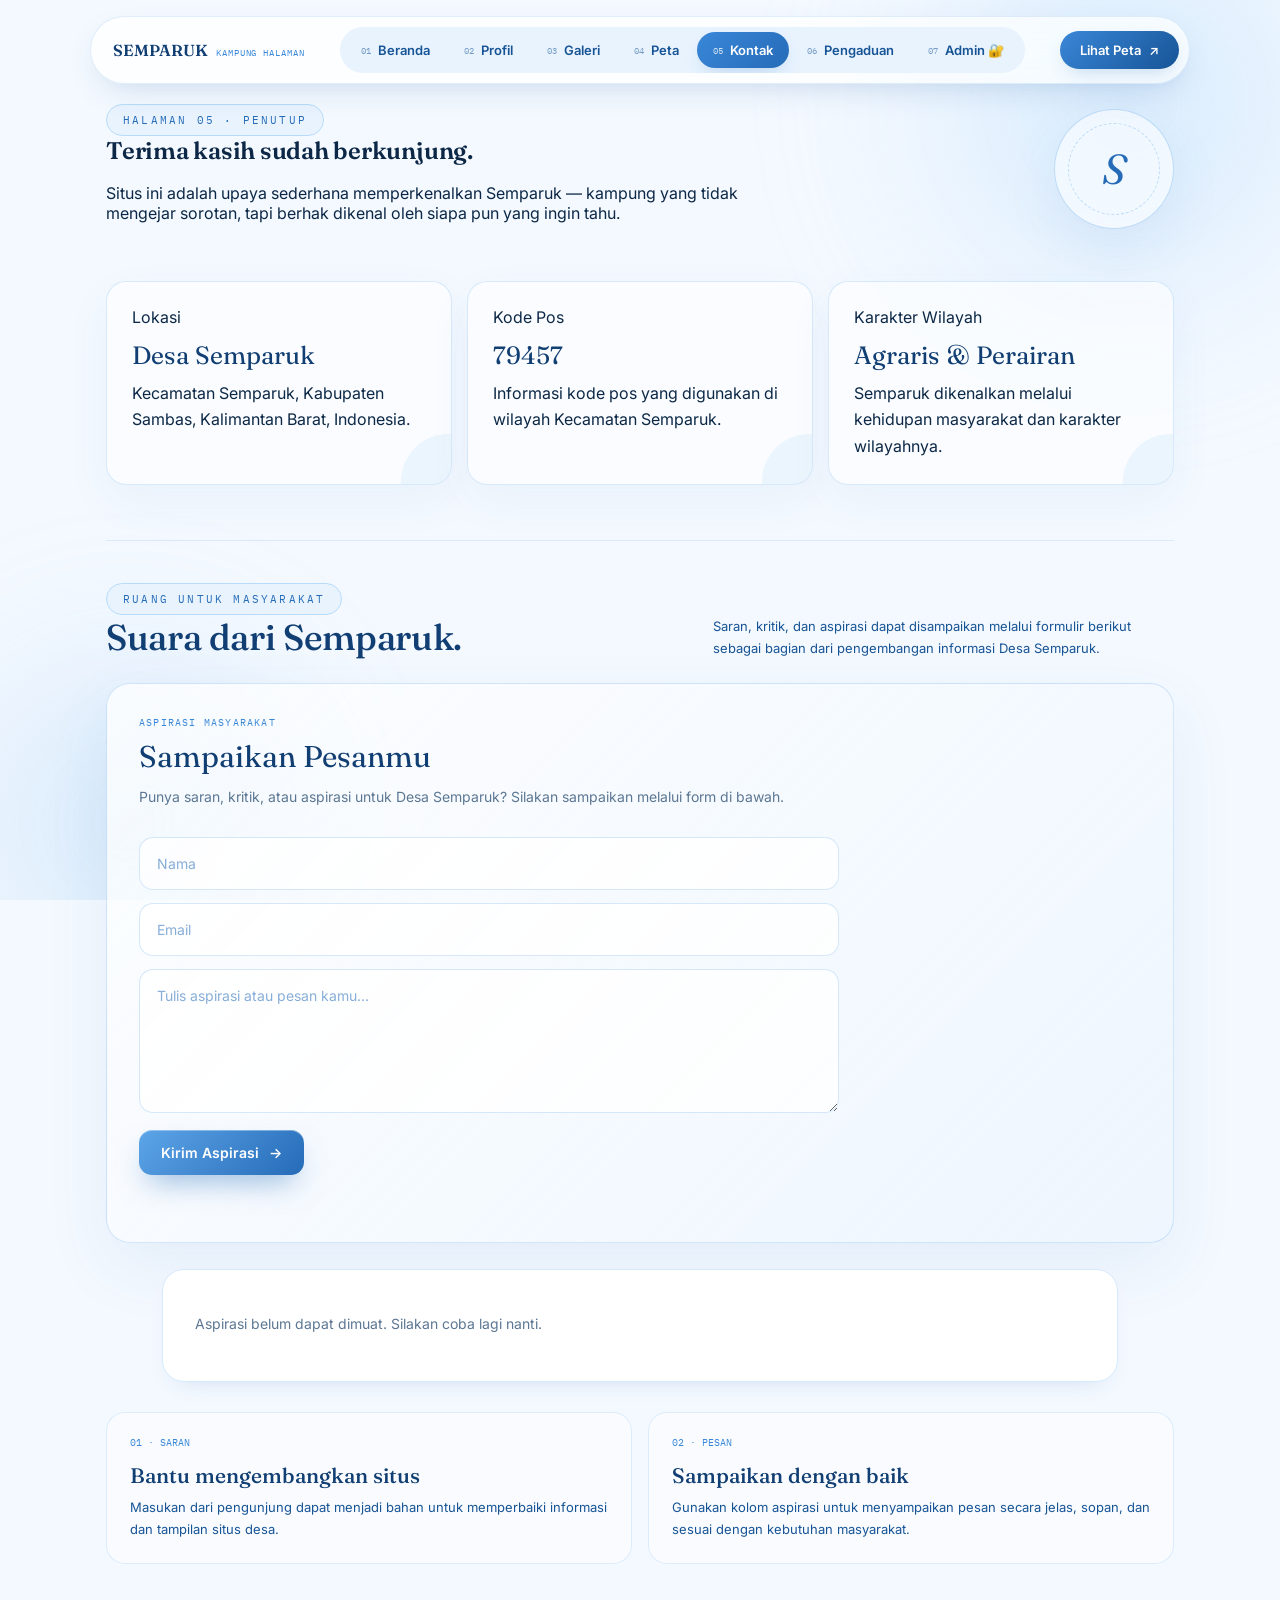
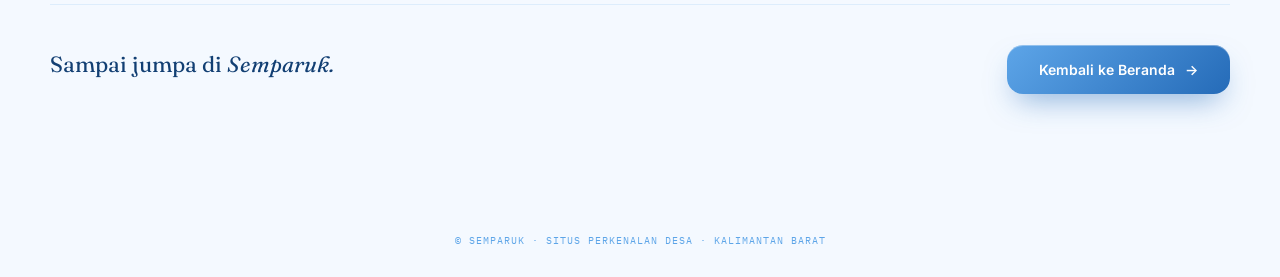
<file: kontak.html>
<!DOCTYPE html>
<html lang="id">
<head>
<meta charset="UTF-8">
<meta name="viewport" content="width=device-width, initial-scale=1.0">

<title>DESA SEMPARUK · Kontak</title>

<link rel="preconnect" href="https://fonts.googleapis.com">
<link rel="preconnect" href="https://fonts.gstatic.com" crossorigin>

<link href="https://fonts.googleapis.com/css2?family=Fraunces:ital,opsz,wght@0,9..144,300;0,9..144,500;0,9..144,600;0,9..144,700;1,9..144,400&family=Inter:wght@300;400;500;600;700;800&family=IBM+Plex+Mono:wght@400;500&display=swap" rel="stylesheet">

<link rel="stylesheet" href="style.css">


<style>

/* ==========================================
   KONTAK PAGE
   ========================================== */

.contact-intro{
  display:grid;
  grid-template-columns:1.3fr .7fr;
  gap:30px;
  align-items:end;
  margin-bottom:42px;
}

.contact-copy{
  max-width:760px;
}

.contact-copy h2{
  margin-bottom:18px;
}

.contact-copy .lede{
  max-width:720px;
}

.contact-mark{
  display:flex;
  justify-content:flex-end;
  align-items:center;
  padding-bottom:10px;
}

.contact-mark-box{
  width:120px;
  height:120px;
  border-radius:50%;
  border:1px solid rgba(93,165,232,.35);
  background:rgba(255,255,255,.55);
  display:flex;
  align-items:center;
  justify-content:center;
  position:relative;
  box-shadow:0 20px 55px rgba(37,107,184,.08);
}

.contact-mark-box::before{
  content:"";
  position:absolute;
  inset:13px;
  border:1px dashed rgba(93,165,232,.35);
  border-radius:50%;
}

.contact-mark-box span{
  font-family:'Fraunces',serif;
  font-size:42px;
  color:var(--blue-600);
  font-style:italic;
}


/* ==========================================
   INFO CARDS
   ========================================== */

.contact-info-grid{
  display:grid;
  grid-template-columns:repeat(3,1fr);
  gap:15px;
  margin-bottom:55px;
}

.contact-info-card{
  position:relative;
  min-height:165px;
  padding:25px;
  border:1px solid rgba(93,165,232,.22);
  border-radius:20px;
  background:rgba(255,255,255,.57);
  box-shadow:0 16px 45px rgba(37,107,184,.055);
  overflow:hidden;
}

.contact-info-card::after{
  content:"";
  position:absolute;
  width:95px;
  height:95px;
  right:-45px;
  bottom:-45px;
  border-radius:50%;
  background:rgba(142,196,242,.14);
}

.contact-info-card .role{
  margin-bottom:14px;
}

.contact-info-card .name{
  font-family:'Fraunces',serif;
  font-size:25px;
  line-height:1.15;
  color:var(--blue-800);
  margin-bottom:10px;
}

.contact-info-card .desc{
  margin:0;
  max-width:310px;
  line-height:1.65;
}


/* ==========================================
   ASPIRATION SECTION
   ========================================== */

.aspiration-section{
  margin-top:10px;
  padding:42px 0 0;
  border-top:1px solid rgba(93,165,232,.18);
}

.aspiration-heading{
  display:grid;
  grid-template-columns:1fr .8fr;
  gap:30px;
  align-items:end;
  margin-bottom:24px;
}

.aspiration-heading h3{
  margin:0;
  font-family:'Fraunces',serif;
  font-size:36px;
  font-weight:500;
  color:var(--blue-800);
}

.aspiration-heading p{
  margin:0;
  font-size:13px;
  line-height:1.7;
  color:var(--blue-700);
}


/* ==========================================
   ASPIRATION BOX
   ========================================== */

.aspiration-box{
  margin-top:0;
}

.aspiration-box .card{
  padding:32px;
  border-radius:24px;
  border:1px solid rgba(93,165,232,.25);
  background:
    linear-gradient(
      135deg,
      rgba(255,255,255,.76),
      rgba(232,243,254,.52)
    );
  box-shadow:0 24px 65px rgba(37,107,184,.08);
}

.aspiration-box .role{
  margin-bottom:9px;
}

.aspiration-box .name{
  font-family:'Fraunces',serif;
  font-size:30px;
  color:var(--blue-800);
  margin-bottom:9px;
}

.aspiration-box .desc{
  max-width:680px;
  line-height:1.7;
}


/* ==========================================
   FORM
   ========================================== */

#aspirationForm{
  margin-top:28px;
  display:flex;
  flex-direction:column;
  gap:13px;
}

#aspirationForm input,
#aspirationForm textarea{
  width:100%;
  box-sizing:border-box;
  border:1px solid rgba(93,165,232,.25);
  background:rgba(255,255,255,.78);
  border-radius:14px;
  padding:15px 17px;
  font-family:'Inter',sans-serif;
  font-size:14px;
  color:var(--blue-800);
  outline:none;
  transition:
    border .25s ease,
    box-shadow .25s ease,
    background .25s ease;
}

#aspirationForm input::placeholder,
#aspirationForm textarea::placeholder{
  color:var(--blue-600);
  opacity:.55;
}

#aspirationForm input:focus,
#aspirationForm textarea:focus{
  border-color:var(--blue-400);
  background:#fff;
  box-shadow:0 0 0 4px rgba(93,165,232,.10);
}

#aspirationForm textarea{
  resize:vertical;
  min-height:140px;
  line-height:1.6;
}

#aspirationForm .btn{
  width:max-content;
  margin-top:4px;
}


/* ==========================================
   FORM STATUS
   ========================================== */

#formStatus{
  margin:2px 0 0;
  min-height:20px;
  font-family:'IBM Plex Mono',monospace;
  font-size:11px;
  line-height:1.5;
  color:var(--blue-600);
}


/* ==========================================
   EXTRA INFORMATION
   ========================================== */

.contact-note{
  display:grid;
  grid-template-columns:1fr 1fr;
  gap:16px;
  margin-top:18px;
}

.contact-note-card{
  padding:23px;
  border-radius:19px;
  border:1px solid rgba(93,165,232,.18);
  background:rgba(255,255,255,.42);
}

.contact-note-card .number{
  font-family:'IBM Plex Mono',monospace;
  font-size:10px;
  color:var(--blue-500);
  margin-bottom:13px;
}

.contact-note-card h4{
  margin:0 0 8px;
  font-family:'Fraunces',serif;
  font-size:21px;
  font-weight:500;
  color:var(--blue-800);
}

.contact-note-card p{
  margin:0;
  font-size:13px;
  line-height:1.7;
  color:var(--blue-700);
}


/* ==========================================
   CLOSING
   ========================================== */

.closing{
  margin-top:40px;
  padding-top:30px;
  border-top:1px solid rgba(93,165,232,.15);
}

.closing-inner{
  display:flex;
  justify-content:space-between;
  align-items:center;
  gap:20px;
}

.closing-text{
  font-family:'Fraunces',serif;
  font-size:22px;
  color:var(--blue-800);
}

.closing-text em{
  font-style:italic;
}


/* ==========================================
   RESPONSIVE
   ========================================== */

@media(max-width:900px){

  .contact-intro{
    grid-template-columns:1fr;
    gap:15px;
  }

  .contact-mark{
    justify-content:flex-start;
  }

  .contact-mark-box{
    width:90px;
    height:90px;
  }

  .contact-mark-box span{
    font-size:32px;
  }

  .contact-info-grid{
    grid-template-columns:1fr;
  }

  .aspiration-heading{
    grid-template-columns:1fr;
    gap:12px;
  }

  .contact-note{
    grid-template-columns:1fr;
  }

}

@media(max-width:600px){

  .contact-copy h2{
    font-size:34px;
  }

  .contact-info-card{
    min-height:140px;
    padding:21px;
  }

  .aspiration-section{
    padding-top:32px;
  }

  .aspiration-heading h3{
    font-size:29px;
  }

  .aspiration-box .card{
    padding:22px;
    border-radius:20px;
  }

  .aspiration-box .name{
    font-size:26px;
  }

  #aspirationForm .btn{
    width:100%;
    justify-content:center;
  }

  .closing-inner{
    flex-direction:column;
    align-items:flex-start;
  }

}

</style>

</head>


<body data-page="kontak">

<div class="backdrop">
  <div class="blob blob1"></div>
  <div class="blob blob2"></div>
</div>


<!-- ==========================================
     NAVBAR
     ========================================== -->

<header class="topbar">

  <div class="brand">
    SEMPARUK
    <small>Kampung Halaman</small>
  </div>


<nav class="chapters" id="chapters">

    <span class="nav-indicator" id="navIndicator"></span>

    <button type="button" data-target="beranda">
      <span class="n">01</span>
      Beranda
    </button>

    <button type="button" data-target="profil">
      <span class="n">02</span>
      Profil
    </button>

    <button type="button" data-target="galeri">
      <span class="n">03</span>
      Galeri
    </button>

    <button type="button" data-target="peta">
      <span class="n">04</span>
      Peta
    </button>

    <button type="button" data-target="kontak">
      <span class="n">05</span>
      Kontak
    </button>

    <button type="button" data-target="pengaduan">
      <span class="n">06</span>
      Pengaduan
    </button>

    <!-- ADMIN -->
    <a href="admin.html" class="nav-admin">
      <span class="n">07</span>
      Admin 🔐
    </a>

  </nav>

  <button
    class="nav-cta"
    onclick="window.location.href='peta.html'"
  >
    Lihat Peta
    <span class="arrow">↗</span>
  </button>

</header>


<!-- ==========================================
     MAIN
     ========================================== -->

<main id="app">

<section id="kontak" class="page active">


  <!-- ========================================
       INTRO
       ======================================== -->

  <div class="wrap">

    <div class="contact-intro">

      <div class="contact-copy">

        <div class="eyebrow">
          Halaman 05 · Penutup
        </div>

        <h2>
          Terima kasih sudah
          berkunjung.
        </h2>

        <p class="lede">
          Situs ini adalah upaya sederhana memperkenalkan
          Semparuk — kampung yang tidak mengejar sorotan,
          tapi berhak dikenal oleh siapa pun yang ingin tahu.
        </p>

      </div>


      <div class="contact-mark">

        <div class="contact-mark-box">
          <span>S</span>
        </div>

      </div>

    </div>

  </div>


  <!-- ========================================
       INFORMATION
       ======================================== -->

  <div class="wrap">

    <div class="contact-info-grid">


      <div class="contact-info-card">

        <div class="role">
          Lokasi
        </div>

        <div class="name">
          Desa Semparuk
        </div>

        <p class="desc">
          Kecamatan Semparuk, Kabupaten Sambas,
          Kalimantan Barat, Indonesia.
        </p>

      </div>


      <div class="contact-info-card">

        <div class="role">
          Kode Pos
        </div>

        <div class="name">
          79457
        </div>

        <p class="desc">
          Informasi kode pos yang digunakan
          di wilayah Kecamatan Semparuk.
        </p>

      </div>


      <div class="contact-info-card">

        <div class="role">
          Karakter Wilayah
        </div>

        <div class="name">
          Agraris & Perairan
        </div>

        <p class="desc">
          Semparuk dikenalkan melalui kehidupan
          masyarakat dan karakter wilayahnya.
        </p>

      </div>


    </div>

  </div>


  <!-- ========================================
       ASPIRATION
       ======================================== -->

  <div class="wrap">

    <div class="aspiration-section">


      <div class="aspiration-heading">

        <div>

          <div class="eyebrow">
            Ruang untuk masyarakat
          </div>

          <h3>
            Suara dari Semparuk.
          </h3>

        </div>


        <p>
          Saran, kritik, dan aspirasi dapat disampaikan
          melalui formulir berikut sebagai bagian dari
          pengembangan informasi Desa Semparuk.
        </p>

      </div>


      <div class="aspiration-box">

        <div class="card">

          <div class="role">
            Aspirasi Masyarakat
          </div>

          <div class="name">
            Sampaikan Pesanmu
          </div>

          <p class="desc">
            Punya saran, kritik, atau aspirasi untuk
            Desa Semparuk? Silakan sampaikan melalui
            form di bawah.
          </p>


          <!-- ==================================
               FORM ASPIRASI
               ID TETAP DIPERTAHANKAN
               ================================== -->

          <form id="aspirationForm">


            <input
              type="text"
              id="nama"
              placeholder="Nama"
              autocomplete="name"
              required
            >


            <input
              type="email"
              id="email"
              placeholder="Email"
              autocomplete="email"
              required
            >


            <textarea
              id="pesan"
              placeholder="Tulis aspirasi atau pesan kamu..."
              rows="5"
              required
            ></textarea>


            <button
              type="submit"
              class="btn btn-primary"
            >
              Kirim Aspirasi
              <span class="arrow">→</span>
            </button>


            <p
              id="formStatus"
              aria-live="polite"
            ></p>


          </form>

        </div>

      </div>


      <!-- ==================================
           NOTE CARDS
           ================================== -->

      <div class="contact-note">


        <div class="contact-note-card">

          <div class="number">
            01 · SARAN
          </div>

          <h4>
            Bantu mengembangkan situs
          </h4>

          <p>
            Masukan dari pengunjung dapat menjadi
            bahan untuk memperbaiki informasi
            dan tampilan situs desa.
          </p>

        </div>


        <div class="contact-note-card">

          <div class="number">
            02 · PESAN
          </div>

          <h4>
            Sampaikan dengan baik
          </h4>

          <p>
            Gunakan kolom aspirasi untuk menyampaikan
            pesan secara jelas, sopan, dan sesuai
            dengan kebutuhan masyarakat.
          </p>

        </div>


      </div>

    </div>

  </div>


  <!-- ========================================
       CLOSING
       ======================================== -->

  <div class="wrap closing">

    <div class="closing-inner">

      <div class="closing-text">
        Sampai jumpa di <em>Semparuk.</em>
      </div>


      <button
        class="btn btn-primary"
        onclick="window.location.href='index.html'"
      >
        Kembali ke Beranda
        <span class="arrow">→</span>
      </button>

    </div>

  </div>


</section>

</main>


<footer class="filmfoot">
  © SEMPARUK · SITUS PERKENALAN DESA · KALIMANTAN BARAT
</footer>


<script src="script.js"></script>

</body>
</html>
</file>
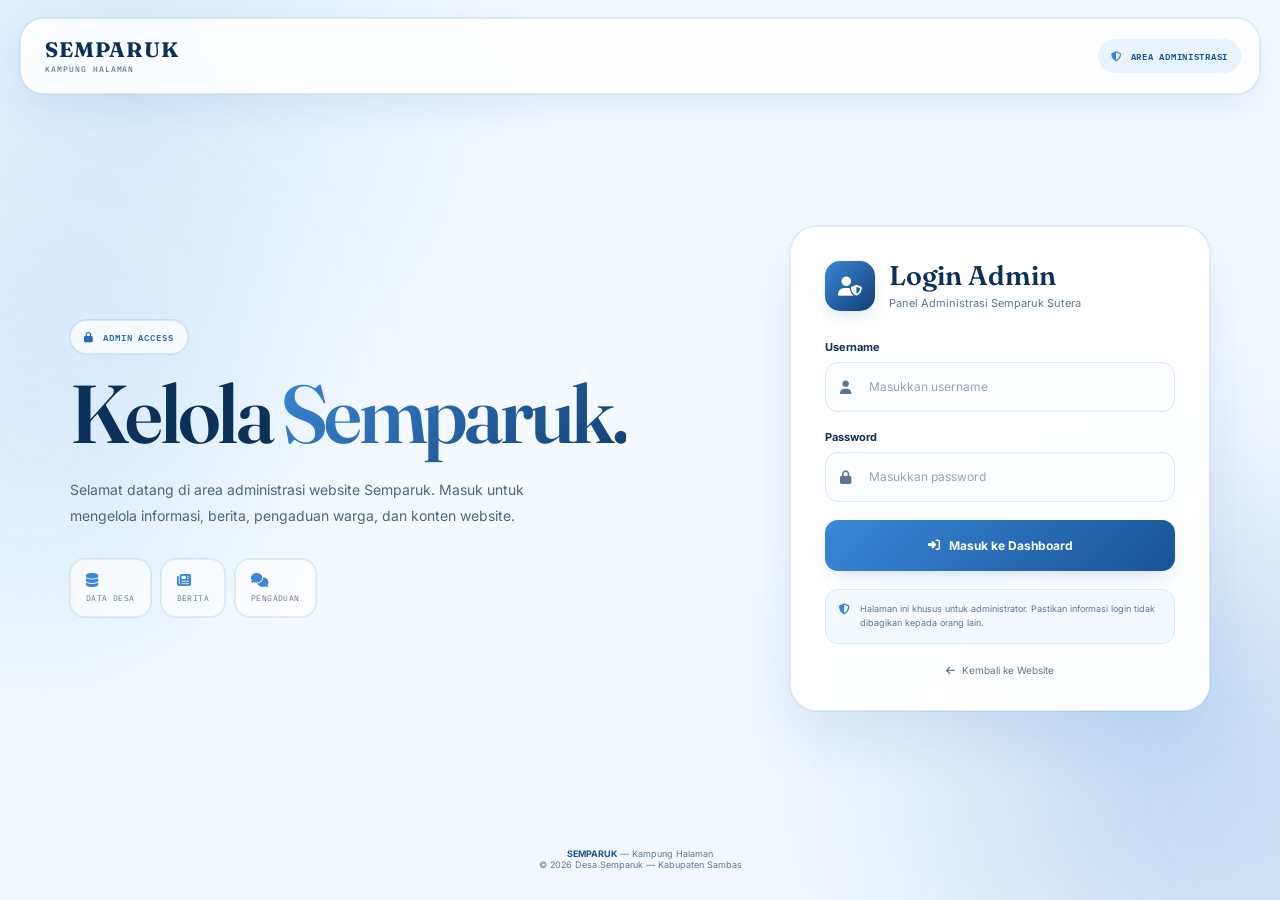
<file: login.html>
<!DOCTYPE html>
<html lang="id">

<head>

    <meta charset="UTF-8">
    <meta name="viewport" content="width=device-width, initial-scale=1.0">

    <title>Login Admin — Semparuk Sutera</title>


    <!-- =====================================================
         GOOGLE FONTS
    ====================================================== -->

    <link rel="preconnect" href="https://fonts.googleapis.com">
    <link rel="preconnect" href="https://fonts.gstatic.com" crossorigin>

    <link
        href="https://fonts.googleapis.com/css2?family=Fraunces:wght@400;500;600;700&family=IBM+Plex+Mono:wght@400;500;600&family=Inter:wght@400;500;600;700;800&display=swap"
        rel="stylesheet">


    <!-- =====================================================
         FONT AWESOME
    ====================================================== -->

    <link
        rel="stylesheet"
        href="https://cdnjs.cloudflare.com/ajax/libs/font-awesome/6.5.2/css/all.min.css">


    <style>

        /* =====================================================
           ROOT
        ===================================================== */

        :root {

            --white: #ffffff;

            --sky-50: #f4f9ff;
            --sky-100: #e8f3fe;
            --sky-200: #d5eafd;
            --sky-300: #b7dcfb;

            --blue-300: #8ec4f2;
            --blue-400: #5da5e8;
            --blue-500: #3a87d8;
            --blue-600: #256bb8;
            --blue-700: #175496;
            --blue-800: #123f73;
            --blue-900: #0c3158;

            --ink: #0c2846;
            --ink-soft: #4c6680;
            --ink-mut: #5c7793;

            --shadow-blue:
                0 18px 40px -14px rgba(37,107,184,.35);

            --shadow-blue-sm:
                0 8px 20px -8px rgba(37,107,184,.30);

            --ring:
                0 0 0 1px rgba(58,135,216,.14);
        }


        /* =====================================================
           RESET
        ===================================================== */

        * {
            margin: 0;
            padding: 0;
            box-sizing: border-box;
        }

        html {
            min-height: 100%;
        }

        body {

            min-height: 100vh;

            font-family: "Inter", sans-serif;

            color: var(--ink);

            overflow-x: hidden;

            background:
                radial-gradient(
                    circle at 10% 10%,
                    rgba(142,196,242,.28),
                    transparent 30%
                ),
                radial-gradient(
                    circle at 90% 85%,
                    rgba(58,135,216,.15),
                    transparent 32%
                ),
                var(--sky-50);

            display: flex;
            flex-direction: column;
        }


        /* =====================================================
           BACKGROUND BLOBS
        ===================================================== */

        body::before {

            content: "";

            position: fixed;

            width: 420px;
            height: 420px;

            left: -180px;
            top: 25%;

            border-radius: 50%;

            background:
                rgba(142,196,242,.20);

            filter: blur(90px);

            pointer-events: none;

            z-index: -1;
        }


        body::after {

            content: "";

            position: fixed;

            width: 500px;
            height: 500px;

            right: -220px;
            bottom: -150px;

            border-radius: 50%;

            background:
                rgba(58,135,216,.13);

            filter: blur(100px);

            pointer-events: none;

            z-index: -1;
        }


        /* =====================================================
           TOPBAR
        ===================================================== */

        .topbar {

            width: calc(100% - 40px);
            max-width: 1400px;

            min-height: 76px;

            margin: 18px auto 0;

            padding:
                12px
                18px
                12px
                24px;

            display: flex;

            align-items: center;
            justify-content: space-between;

            gap: 20px;

            background:
                rgba(255,255,255,.86);

            border:
                1px solid rgba(37,107,184,.12);

            border-radius: 24px;

            backdrop-filter: blur(18px);
            -webkit-backdrop-filter: blur(18px);

            box-shadow:
                0 14px 35px
                rgba(37,107,184,.10),

                var(--ring);
        }


        /* =====================================================
           BRAND
        ===================================================== */

        .brand {

            display: flex;
            flex-direction: column;

            text-decoration: none;

            color: var(--blue-900);

            font-family: "Fraunces", serif;

            font-size: 21px;

            font-weight: 700;

            line-height: 1;

            letter-spacing: .04em;
        }

        .brand small {

            margin-top: 5px;

            font-family:
                "IBM Plex Mono",
                monospace;

            font-size: 8px;

            font-weight: 500;

            letter-spacing: .12em;

            text-transform: uppercase;

            color: var(--ink-mut);
        }


        /* =====================================================
           TOPBAR RIGHT
        ===================================================== */

        .topbar-label {

            display: flex;

            align-items: center;

            gap: 9px;

            padding:
                9px
                13px;

            border-radius: 999px;

            background:
                var(--sky-100);

            color:
                var(--blue-700);

            font-family:
                "IBM Plex Mono",
                monospace;

            font-size: 9px;

            font-weight: 600;

            letter-spacing: .08em;

            text-transform: uppercase;
        }

        .topbar-label i {

            font-size: 10px;

            color: var(--blue-500);
        }


        /* =====================================================
           MAIN
        ===================================================== */

        main {

            flex: 1;

            width:
                min(
                    100%,
                    1180px
                );

            margin: 0 auto;

            padding:
                75px 20px
                80px;

            display: flex;

            align-items: center;

            justify-content: center;
        }


        /* =====================================================
           LOGIN LAYOUT
        ===================================================== */

        .login-layout {

            width: 100%;

            display: grid;

            grid-template-columns:
                minmax(0, 1fr)
                420px;

            gap: 70px;

            align-items: center;
        }


        /* =====================================================
           LEFT INTRO
        ===================================================== */

        .intro {

            max-width: 570px;
        }


        .eyebrow {

            display: inline-flex;

            align-items: center;

            gap: 9px;

            margin-bottom: 20px;

            padding:
                8px 13px;

            border:
                1px solid
                var(--sky-200);

            border-radius: 999px;

            background:
                rgba(255,255,255,.72);

            color:
                var(--blue-600);

            font-family:
                "IBM Plex Mono",
                monospace;

            font-size: 9px;

            font-weight: 600;

            letter-spacing: .10em;

            text-transform: uppercase;

            box-shadow:
                var(--ring);
        }


        .eyebrow i {

            font-size: 10px;
        }


        .intro h1 {

            font-family:
                "Fraunces",
                serif;

            font-size:
                clamp(
                    50px,
                    7vw,
                    82px
                );

            line-height: .98;

            letter-spacing:
                -.045em;

            font-weight: 600;

            color:
                var(--blue-900);
        }


        .intro h1 span {

            background:
                linear-gradient(
                    135deg,
                    var(--blue-500),
                    var(--blue-800)
                );

            -webkit-background-clip: text;

            background-clip: text;

            color: transparent;
        }


        .intro-description {

            max-width: 510px;

            margin-top: 22px;

            color:
                var(--ink-soft);

            font-size: 14px;

            line-height: 1.85;
        }


        /* =====================================================
           MINI INFORMATION
        ===================================================== */

        .intro-info {

            display: flex;

            gap: 10px;

            margin-top: 30px;
        }


        .info-item {

            padding:
                13px 15px;

            border:
                1px solid
                rgba(37,107,184,.10);

            border-radius: 15px;

            background:
                rgba(255,255,255,.65);

            box-shadow:
                var(--ring);
        }


        .info-item i {

            display: block;

            margin-bottom: 6px;

            color:
                var(--blue-500);

            font-size: 14px;
        }


        .info-item span {

            display: block;

            color:
                var(--ink-mut);

            font-family:
                "IBM Plex Mono",
                monospace;

            font-size: 8px;

            text-transform:
                uppercase;

            letter-spacing:
                .05em;
        }


        /* =====================================================
           LOGIN CARD
        ===================================================== */

        .login-card {

            width: 100%;

            padding:
                34px;

            background:
                rgba(255,255,255,.95);

            border:
                1px solid
                rgba(37,107,184,.12);

            border-radius: 27px;

            box-shadow:
                0 25px 60px
                rgba(37,107,184,.12),

                var(--ring);
        }


        /* =====================================================
           CARD HEADER
        ===================================================== */

        .card-header {

            display: flex;

            align-items: flex-start;

            gap: 14px;

            margin-bottom: 27px;
        }


        .logo-icon {

            width: 50px;
            height: 50px;

            flex-shrink: 0;

            display: grid;

            place-items: center;

            border-radius: 15px;

            background:
                linear-gradient(
                    135deg,
                    var(--blue-500),
                    var(--blue-800)
                );

            color: white;

            font-size: 19px;

            box-shadow:
                var(--shadow-blue-sm);
        }


        .card-header h2 {

            margin-bottom: 4px;

            font-family:
                "Fraunces",
                serif;

            font-size: 27px;

            line-height: 1.1;

            font-weight: 600;

            color:
                var(--blue-900);
        }


        .card-header p {

            color:
                var(--ink-mut);

            font-size: 11px;

            line-height: 1.6;
        }


        /* =====================================================
           ERROR
        ===================================================== */

        .error {

            display: none;

            margin-bottom: 18px;

            padding:
                12px 14px;

            border-radius: 12px;

            background:
                #fff0f0;

            border:
                1px solid
                #ffd2d2;

            color:
                #b4232f;

            font-size: 11px;

            line-height: 1.6;
        }


        .error.show {

            display: block;

            animation:
                errorIn .25s ease;
        }


        @keyframes errorIn {

            from {
                opacity: 0;
                transform:
                    translateY(-4px);
            }

            to {
                opacity: 1;
                transform:
                    translateY(0);
            }
        }


        /* =====================================================
           FORM
        ===================================================== */

        .form-group {

            margin-bottom: 18px;
        }


        .form-group label {

            display: block;

            margin-bottom: 8px;

            color:
                var(--blue-900);

            font-size: 11px;

            font-weight: 700;
        }


        .input-wrapper {

            position: relative;
        }


        .input-wrapper i {

            position: absolute;

            left: 15px;

            top: 50%;

            transform:
                translateY(-50%);

            color:
                var(--ink-mut);

            font-size: 13px;

            pointer-events: none;

            transition:
                .2s ease;
        }


        .input-wrapper input {

            width: 100%;

            height: 50px;

            padding:
                0 15px
                0 43px;

            border:
                1px solid
                var(--sky-200);

            border-radius: 13px;

            outline: none;

            background:
                #fbfdff;

            color:
                var(--ink);

            font-family:
                inherit;

            font-size: 12px;

            transition:
                border-color .2s ease,
                box-shadow .2s ease,
                background .2s ease;
        }


        .input-wrapper input::placeholder {

            color:
                #91a6b9;
        }


        .input-wrapper input:hover {

            background:
                #ffffff;
        }


        .input-wrapper input:focus {

            background:
                #ffffff;

            border-color:
                var(--blue-400);

            box-shadow:
                0 0 0 4px
                rgba(58,135,216,.10);
        }


        .input-wrapper input:focus + i {

            color:
                var(--blue-500);
        }


        /* =====================================================
           LOGIN BUTTON
        ===================================================== */

        .login-btn {

            width: 100%;

            height: 51px;

            margin-top: 5px;

            border: 0;

            border-radius: 13px;

            background:
                linear-gradient(
                    135deg,
                    var(--blue-500),
                    var(--blue-700)
                );

            color:
                white;

            font-family:
                inherit;

            font-size: 12px;

            font-weight: 700;

            cursor: pointer;

            display: flex;

            align-items: center;

            justify-content: center;

            gap: 9px;

            box-shadow:
                var(--shadow-blue-sm);

            transition:
                .25s ease;
        }


        .login-btn:hover {

            transform:
                translateY(-2px);

            box-shadow:
                var(--shadow-blue);
        }


        .login-btn:active {

            transform:
                translateY(0);
        }


        /* =====================================================
           SECURITY NOTE
        ===================================================== */

        .security-note {

            display: flex;

            align-items: flex-start;

            gap: 10px;

            margin-top: 18px;

            padding:
                12px 13px;

            border-radius: 13px;

            background:
                var(--sky-50);

            border:
                1px solid
                var(--sky-200);
        }


        .security-note i {

            margin-top: 2px;

            color:
                var(--blue-500);

            font-size: 11px;
        }


        .security-note p {

            color:
                var(--ink-mut);

            font-size: 9px;

            line-height: 1.6;
        }


        /* =====================================================
           BACK
        ===================================================== */

        .back {

            display: flex;

            align-items: center;

            justify-content: center;

            gap: 7px;

            margin-top: 20px;

            color:
                var(--ink-mut);

            text-decoration: none;

            font-size: 10px;

            transition:
                .2s ease;
        }


        .back:hover {

            color:
                var(--blue-600);
        }


        /* =====================================================
           FOOTER
        ===================================================== */

        footer {

            padding:
                0 20px
                30px;

            text-align: center;

            color:
                var(--ink-mut);

            font-size: 9px;
        }


        footer strong {

            color:
                var(--blue-700);
        }


        /* =====================================================
           RESPONSIVE
        ===================================================== */

        @media (max-width: 900px) {

            .login-layout {

                grid-template-columns:
                    1fr;

                max-width: 500px;

                margin: 0 auto;

                gap: 40px;
            }


            .intro {

                max-width: 100%;

                text-align: center;
            }


            .intro-description {

                margin-left: auto;
                margin-right: auto;
            }


            .intro-info {

                justify-content: center;
            }
        }


        @media (max-width: 600px) {

            .topbar {

                width:
                    calc(100% - 20px);

                margin-top: 10px;

                min-height: 64px;

                padding:
                    11px 15px;

                border-radius: 19px;
            }


            .brand {

                font-size: 18px;
            }


            .topbar-label {

                padding:
                    8px 10px;

                font-size: 8px;
            }


            .topbar-label span {

                display: none;
            }


            main {

                padding:
                    55px 14px
                    60px;
            }


            .intro h1 {

                font-size:
                    clamp(
                        47px,
                        15vw,
                        65px
                    );
            }


            .intro-description {

                font-size: 12px;
            }


            .intro-info {

                display: grid;

                grid-template-columns:
                    repeat(2, 1fr);
            }


            .login-card {

                padding:
                    24px 20px;

                border-radius: 22px;
            }


            .card-header h2 {

                font-size: 24px;
            }
        }


        @media (max-width: 400px) {

            .intro-info {

                grid-template-columns:
                    1fr;
            }


            .login-card {

                padding:
                    21px 17px;
            }


            .card-header {

                gap: 11px;
            }


            .logo-icon {

                width: 44px;
                height: 44px;

                border-radius: 13px;

                font-size: 16px;
            }
        }

    </style>

</head>


<body>


    <!-- =====================================================
         TOPBAR
    ====================================================== -->

    <header class="topbar">

        <a
            href="index.html"
            class="brand">

            SEMPARUK

            <small>
                Kampung Halaman
            </small>

        </a>


        <div class="topbar-label">

            <i class="fa-solid fa-shield-halved"></i>

            <span>
                Area Administrasi
            </span>

        </div>

    </header>



    <!-- =====================================================
         MAIN
    ====================================================== -->

    <main>

        <div class="login-layout">


            <!-- =================================================
                 INTRO
            ================================================== -->

            <section class="intro">

                <div class="eyebrow">

                    <i class="fa-solid fa-lock"></i>

                    Admin Access

                </div>


                <h1>

                    Kelola
                    <span>Semparuk.</span>

                </h1>


                <p class="intro-description">

                    Selamat datang di area administrasi
                    website Semparuk. Masuk untuk mengelola
                    informasi, berita, pengaduan warga,
                    dan konten website.

                </p>


                <div class="intro-info">


                    <div class="info-item">

                        <i class="fa-solid fa-database"></i>

                        <span>
                            Data Desa
                        </span>

                    </div>


                    <div class="info-item">

                        <i class="fa-solid fa-newspaper"></i>

                        <span>
                            Berita
                        </span>

                    </div>


                    <div class="info-item">

                        <i class="fa-solid fa-comments"></i>

                        <span>
                            Pengaduan
                        </span>

                    </div>


                </div>

            </section>



            <!-- =================================================
                 LOGIN CARD
            ================================================== -->

            <section class="login-card">


                <!-- CARD HEADER -->

                <div class="card-header">

                    <div class="logo-icon">

                        <i class="fa-solid fa-user-shield"></i>

                    </div>


                    <div>

                        <h2>
                            Login Admin
                        </h2>

                        <p>
                            Panel Administrasi
                            Semparuk Sutera
                        </p>

                    </div>

                </div>



                <!-- ERROR -->

                <div
                    class="error"
                    id="error">

                    <i
                        class="fa-solid fa-circle-exclamation">
                    </i>

                    &nbsp;

                    Username atau password salah.

                </div>



                <!-- FORM -->

                <form
                    id="loginForm">


                    <!-- USERNAME -->

                    <div class="form-group">

                        <label for="username">

                            Username

                        </label>


                        <div class="input-wrapper">

                            <input
                                type="text"
                                id="username"
                                placeholder="Masukkan username"
                                autocomplete="username"
                                required>


                            <i
                                class="fa-solid fa-user">
                            </i>

                        </div>

                    </div>



                    <!-- PASSWORD -->

                    <div class="form-group">

                        <label for="password">

                            Password

                        </label>


                        <div class="input-wrapper">

                            <input
                                type="password"
                                id="password"
                                placeholder="Masukkan password"
                                autocomplete="current-password"
                                required>


                            <i
                                class="fa-solid fa-lock">
                            </i>

                        </div>

                    </div>



                    <!-- LOGIN BUTTON -->

                    <button
                        type="submit"
                        class="login-btn">

                        <i
                            class="fa-solid fa-right-to-bracket">
                        </i>

                        Masuk ke Dashboard

                    </button>


                </form>



                <!-- SECURITY -->

                <div class="security-note">

                    <i
                        class="fa-solid fa-shield-halved">
                    </i>

                    <p>
                        Halaman ini khusus untuk administrator.
                        Pastikan informasi login tidak dibagikan
                        kepada orang lain.
                    </p>

                </div>



                <!-- BACK -->

                <a
                    href="index.html"
                    class="back">

                    <i
                        class="fa-solid fa-arrow-left">
                    </i>

                    Kembali ke Website

                </a>


            </section>

        </div>

    </main>



    <!-- =====================================================
         FOOTER
    ====================================================== -->

    <footer>

        <strong>SEMPARUK</strong>
        — Kampung Halaman

        <br>

        © 2026 Desa Semparuk — Kabupaten Sambas

    </footer>



    <!-- =====================================================
         JAVASCRIPT
    ====================================================== -->

    <script>

        /* =========================================
           LOGIN ADMIN
        ========================================= */

        /*
           GANTI username dan password di bawah.
        */

        const ADMIN_USERNAME = "admin";

        const ADMIN_PASSWORD = "dirga123";


        document
        .getElementById("loginForm")
        .addEventListener(
            "submit",
            function(e){

                e.preventDefault();


                const username =
                    document
                    .getElementById("username")
                    .value
                    .trim();


                const password =
                    document
                    .getElementById("password")
                    .value;


                const error =
                    document
                    .getElementById("error");


                if(
                    username === ADMIN_USERNAME &&
                    password === ADMIN_PASSWORD
                ){

                    /*
                     * Tandai bahwa admin
                     * sudah login.
                     */

                    sessionStorage.setItem(
                        "adminLoggedIn",
                        "true"
                    );


                    /*
                     * Masuk dashboard.
                     */

                    window.location.href =
                        "admin.html";

                }else{

                    error.classList.add("show");

                }

            }
        );

    </script>


</body>

</html>
</file>
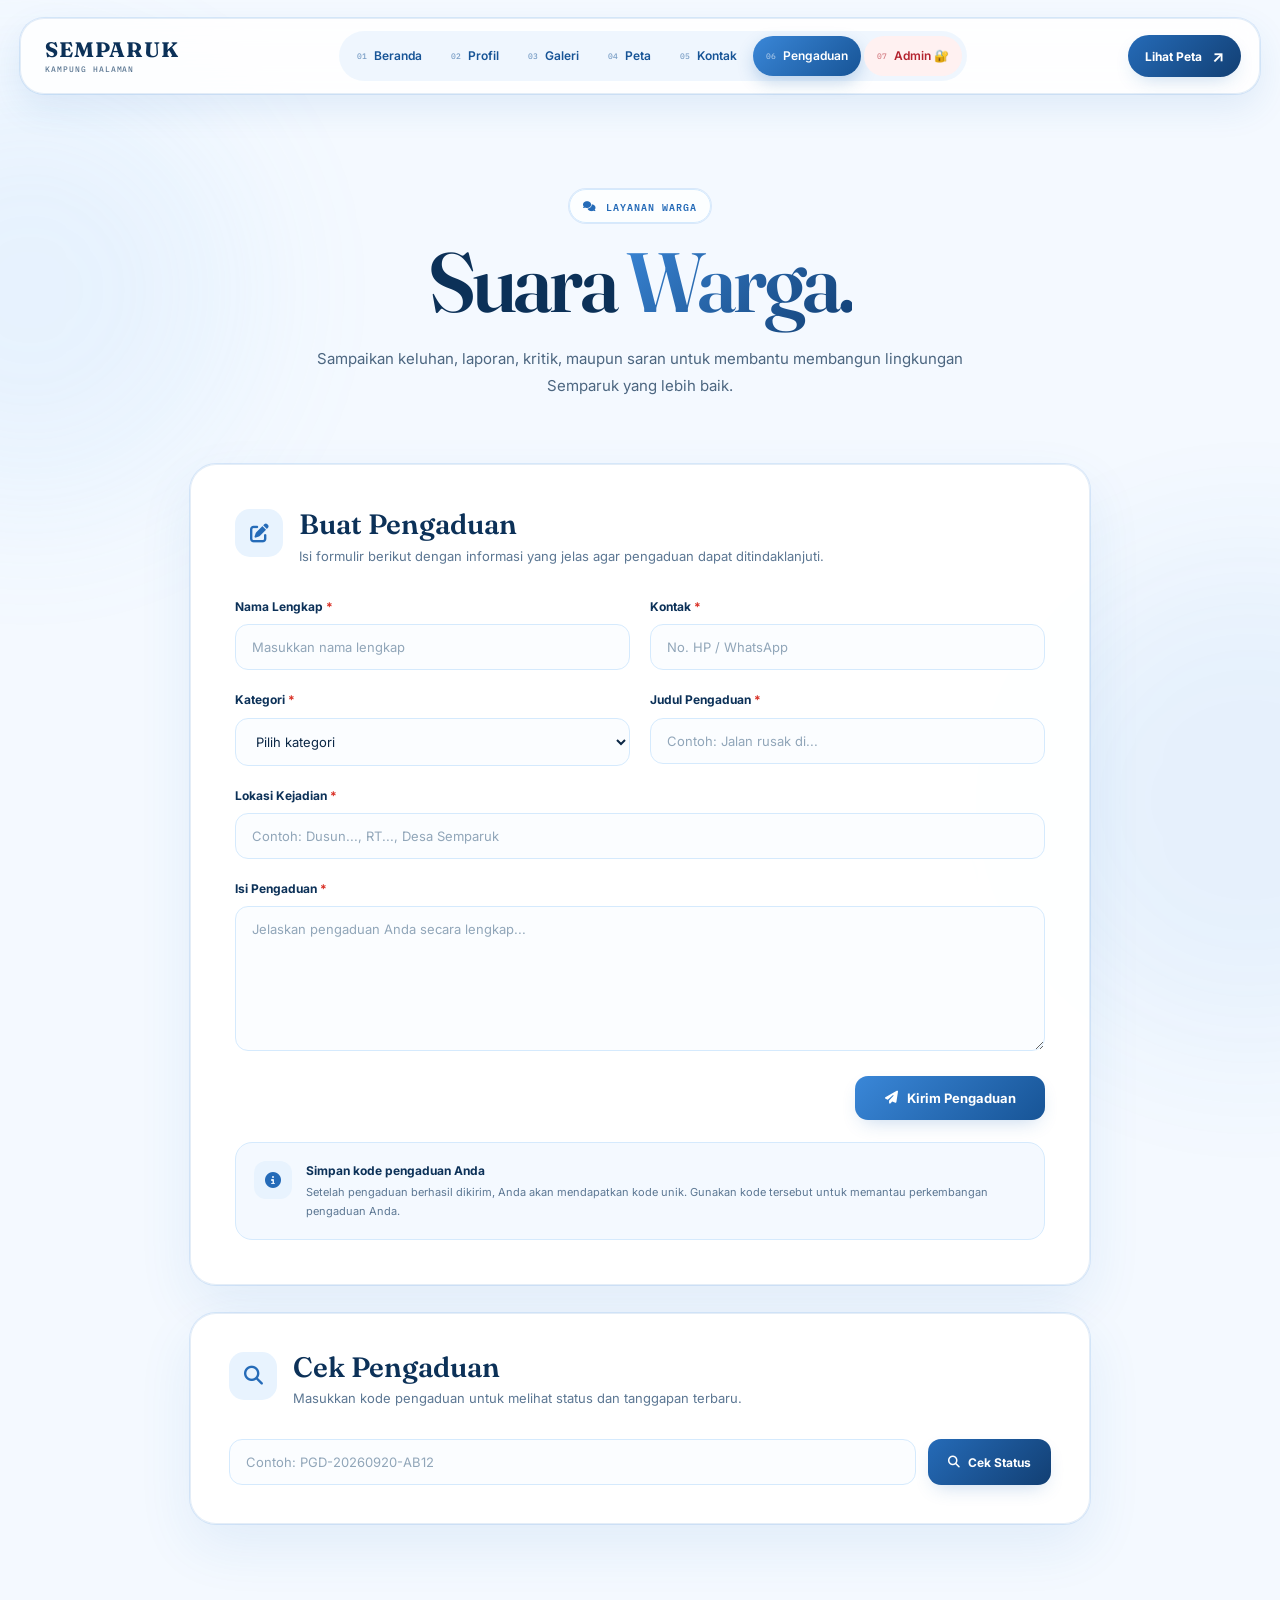
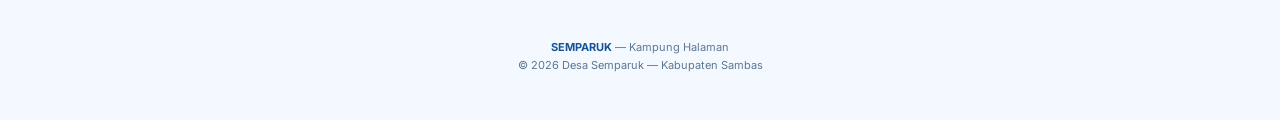
<file: pengaduan.html>
<!DOCTYPE html>
<html lang="id">

<head>
    <meta charset="UTF-8">
    <meta name="viewport" content="width=device-width, initial-scale=1.0">

    <title>Pengaduan Warga | Semparuk</title>

    <!-- GOOGLE FONTS -->
    <link rel="preconnect" href="https://fonts.googleapis.com">
    <link rel="preconnect" href="https://fonts.gstatic.com" crossorigin>

    <link
        href="https://fonts.googleapis.com/css2?family=Fraunces:wght@400;500;600;700&family=IBM+Plex+Mono:wght@400;500;600&family=Inter:wght@400;500;600;700;800&display=swap"
        rel="stylesheet">

    <!-- FONT AWESOME -->
    <link
        rel="stylesheet"
        href="https://cdnjs.cloudflare.com/ajax/libs/font-awesome/6.5.2/css/all.min.css">

    <style>
        /* =========================================================
           ROOT
        ========================================================= */

        :root {
            --white: #ffffff;

            --sky-50: #f4f9ff;
            --sky-100: #e8f3fe;
            --sky-200: #d5eafd;
            --sky-300: #b7dcfb;

            --blue-300: #8ec4f2;
            --blue-400: #5da5e8;
            --blue-500: #3a87d8;
            --blue-600: #256bb8;
            --blue-700: #175496;
            --blue-800: #123f73;
            --blue-900: #0c3158;

            --ink: #0c2846;
            --ink-soft: #4c6680;
            --ink-mut: #5c7793;

            --shadow-blue:
                0 18px 40px -14px rgba(37, 107, 184, 0.35);

            --shadow-blue-sm:
                0 8px 20px -8px rgba(37, 107, 184, 0.3);

            --ring:
                0 0 0 1px rgba(58, 135, 216, 0.14);

            --danger: #dc3545;
            --warning: #d99a00;
            --success: #198754;
        }


        /* =========================================================
           RESET
        ========================================================= */

        * {
            margin: 0;
            padding: 0;
            box-sizing: border-box;
        }

        html {
            scroll-behavior: smooth;
        }

        body {
            min-height: 100vh;
            background: var(--sky-50);
            color: var(--ink);
            font-family: "Inter", sans-serif;
            line-height: 1.6;
            overflow-x: hidden;
        }

        button,
        input,
        select,
        textarea {
            font-family: inherit;
        }

        a {
            color: inherit;
            text-decoration: none;
        }


        /* =========================================================
           AMBIENT BACKGROUND
        ========================================================= */

        body::before,
        body::after {
            content: "";
            position: fixed;
            z-index: -2;
            pointer-events: none;
            border-radius: 50%;
            filter: blur(80px);
            opacity: .45;
        }

        body::before {
            width: 420px;
            height: 420px;
            background: rgba(142, 196, 242, .28);
            top: 80px;
            left: -180px;
        }

        body::after {
            width: 500px;
            height: 500px;
            background: rgba(58, 135, 216, .16);
            right: -220px;
            bottom: -150px;
        }


        /* =========================================================
           NAVBAR
        ========================================================= */

        .topbar {
            position: sticky;
            top: 18px;
            z-index: 1000;

            width: calc(100% - 40px);
            max-width: 1400px;
            margin: 18px auto 0;

            min-height: 76px;
            padding: 12px 18px 12px 24px;

            display: flex;
            align-items: center;
            justify-content: space-between;
            gap: 20px;

            background: rgba(255, 255, 255, .86);
            backdrop-filter: blur(18px);
            -webkit-backdrop-filter: blur(18px);

            border: 1px solid rgba(37, 107, 184, .12);
            border-radius: 24px;

            box-shadow:
                0 14px 35px rgba(37, 107, 184, .10),
                var(--ring);
        }

        .brand {
            flex-shrink: 0;

            display: flex;
            flex-direction: column;

            font-family: "Fraunces", serif;
            font-size: 21px;
            font-weight: 700;
            letter-spacing: .04em;
            line-height: 1;
            color: var(--blue-900);
        }

        .brand small {
            margin-top: 5px;

            font-family: "IBM Plex Mono", monospace;
            font-size: 8px;
            font-weight: 500;
            letter-spacing: .12em;
            text-transform: uppercase;

            color: var(--ink-mut);
        }

        .chapters {
            position: relative;

            display: flex;
            align-items: center;
            justify-content: center;
            gap: 3px;

            padding: 5px;

            border-radius: 999px;
            background: rgba(232, 243, 254, .7);
        }

        .chapters > a {
            position: relative;
            z-index: 2;

            display: flex;
            align-items: center;
            gap: 7px;

            padding: 10px 13px;

            border-radius: 999px;

            color: var(--blue-700);

            font-size: 12px;
            font-weight: 600;

            white-space: nowrap;

            transition:
                .25s ease;
        }

        .chapters > a:hover {
            background: rgba(255, 255, 255, .8);
            color: var(--blue-500);
        }

        .chapters .n {
            font-family: "IBM Plex Mono", monospace;
            font-size: 8px;
            font-weight: 500;
            opacity: .55;
        }

        .chapters .nav-complaint {
            background: linear-gradient(
                135deg,
                var(--blue-500),
                var(--blue-700)
            );

            color: #fff;

            box-shadow:
                0 7px 16px rgba(37, 107, 184, .25);
        }

        .chapters .nav-complaint:hover {
            color: #fff;
            transform: translateY(-1px);
        }

        .chapters .nav-admin {
            background: #fff1f1;
            color: #b4232f;
        }

        .chapters .nav-admin:hover {
            background: #ffe2e2;
            color: #a01824;
        }

        .nav-cta {
            flex-shrink: 0;

            border: none;
            outline: none;

            padding: 13px 17px;

            border-radius: 999px;

            background:
                linear-gradient(
                    135deg,
                    var(--blue-600),
                    var(--blue-800)
                );

            color: white;

            font-size: 12px;
            font-weight: 700;

            cursor: pointer;

            display: flex;
            align-items: center;
            gap: 10px;

            box-shadow: var(--shadow-blue-sm);

            transition: .25s ease;
        }

        .nav-cta:hover {
            transform: translateY(-2px);
            box-shadow: var(--shadow-blue);
        }

        .nav-cta .arrow {
            font-size: 16px;
            line-height: 1;
        }


        /* =========================================================
           MAIN
        ========================================================= */

        main {
            width: min(1180px, calc(100% - 40px));
            margin: 0 auto;
            padding: 95px 0 80px;
        }


        /* =========================================================
           PAGE HEADER
        ========================================================= */

        .page-header {
            position: relative;

            max-width: 900px;
            margin: 0 auto 65px;

            text-align: center;
        }

        .eyebrow {
            display: inline-flex;
            align-items: center;
            gap: 9px;

            margin-bottom: 18px;
            padding: 8px 13px;

            border: 1px solid var(--sky-200);
            border-radius: 999px;

            background: rgba(255, 255, 255, .72);

            color: var(--blue-600);

            font-family: "IBM Plex Mono", monospace;
            font-size: 10px;
            font-weight: 600;
            letter-spacing: .1em;
            text-transform: uppercase;

            box-shadow: var(--ring);
        }

        .eyebrow i {
            font-size: 10px;
        }

        .page-header h1 {
            font-family: "Fraunces", serif;
            font-size: clamp(48px, 7vw, 84px);
            line-height: .98;
            letter-spacing: -.045em;
            font-weight: 600;
            color: var(--blue-900);
        }

        .page-header h1 span {
            background:
                linear-gradient(
                    135deg,
                    var(--blue-500),
                    var(--blue-800)
                );

            -webkit-background-clip: text;
            background-clip: text;
            color: transparent;
        }

        .page-header p {
            max-width: 650px;
            margin: 22px auto 0;

            color: var(--ink-soft);

            font-size: 15px;
            line-height: 1.8;
        }


        /* =========================================================
           CONTENT
        ========================================================= */

        .content-section {
            width: 100%;
        }

        .form-wrapper {
            max-width: 900px;
            margin: 0 auto;
        }

        .card {
            background: rgba(255, 255, 255, .94);

            border: 1px solid rgba(37, 107, 184, .12);
            border-radius: 26px;

            box-shadow:
                0 22px 55px rgba(37, 107, 184, .09),
                var(--ring);
        }

        .form-card {
            padding: clamp(25px, 4vw, 44px);
        }

        .card-heading {
            display: flex;
            align-items: flex-start;
            gap: 16px;

            margin-bottom: 30px;
        }

        .card-icon {
            width: 48px;
            height: 48px;

            flex-shrink: 0;

            display: grid;
            place-items: center;

            border-radius: 15px;

            background: var(--sky-100);
            color: var(--blue-600);

            font-size: 19px;
        }

        .card-title {
            margin-bottom: 5px;

            font-family: "Fraunces", serif;
            font-size: 28px;
            line-height: 1.1;
            font-weight: 600;

            color: var(--blue-900);
        }

        .card-description {
            color: var(--ink-mut);
            font-size: 13px;
            line-height: 1.7;
        }


        /* =========================================================
           FORM
        ========================================================= */

        .form-grid {
            display: grid;
            grid-template-columns: repeat(2, minmax(0, 1fr));
            gap: 20px;
        }

        .form-group {
            display: flex;
            flex-direction: column;
        }

        .form-group.full {
            grid-column: 1 / -1;
        }

        .form-group label {
            margin-bottom: 8px;

            color: var(--blue-900);

            font-size: 12px;
            font-weight: 700;
        }

        .required {
            color: #d93025;
        }

        .form-control {
            width: 100%;

            padding: 14px 16px;

            border: 1px solid var(--sky-200);
            border-radius: 13px;

            outline: none;

            background: #fbfdff;

            color: var(--ink);

            font-size: 13px;

            transition:
                border-color .2s ease,
                box-shadow .2s ease,
                background .2s ease;
        }

        .form-control::placeholder {
            color: #91a6b9;
        }

        .form-control:hover {
            background: #fff;
        }

        .form-control:focus {
            background: #fff;
            border-color: var(--blue-400);

            box-shadow:
                0 0 0 4px rgba(58, 135, 216, .10);
        }

        textarea.form-control {
            min-height: 145px;
            resize: vertical;
        }

        select.form-control {
            cursor: pointer;
        }


        /* =========================================================
           SUBMIT BUTTON
        ========================================================= */

        .submit-wrapper {
            margin-top: 25px;

            display: flex;
            justify-content: flex-end;
        }

        .submit-btn {
            min-width: 190px;

            border: none;
            outline: none;

            padding: 14px 22px;

            border-radius: 13px;

            background:
                linear-gradient(
                    135deg,
                    var(--blue-500),
                    var(--blue-700)
                );

            color: #fff;

            font-size: 13px;
            font-weight: 700;

            cursor: pointer;

            display: flex;
            align-items: center;
            justify-content: center;
            gap: 9px;

            box-shadow: var(--shadow-blue-sm);

            transition: .25s ease;
        }

        .submit-btn:hover {
            transform: translateY(-2px);
            box-shadow: var(--shadow-blue);
        }

        .submit-btn:disabled {
            opacity: .65;
            cursor: not-allowed;
            transform: none;
        }


        /* =========================================================
           INFO BOX
        ========================================================= */

        .info-box {
            margin-top: 22px;

            padding: 18px;

            display: flex;
            align-items: flex-start;
            gap: 14px;

            background: var(--sky-50);

            border: 1px solid var(--sky-200);
            border-radius: 17px;
        }

        .info-icon {
            width: 38px;
            height: 38px;

            flex-shrink: 0;

            display: grid;
            place-items: center;

            border-radius: 12px;

            background: var(--sky-100);
            color: var(--blue-600);
        }

        .info-box strong {
            display: block;

            margin-bottom: 3px;

            font-size: 12px;
            color: var(--blue-900);
        }

        .info-box p {
            color: var(--ink-mut);

            font-size: 11px;
            line-height: 1.7;
        }


        /* =========================================================
           ERROR MESSAGE
        ========================================================= */

        .error-message {
            display: none;

            margin-top: 18px;
            padding: 13px 15px;

            border-radius: 12px;

            background: #fff3f3;
            border: 1px solid #ffd1d1;

            color: #b4232f;

            font-size: 12px;
            line-height: 1.6;
        }

        .error-message.show {
            display: block;
        }


        /* =========================================================
           STATUS SECTION
        ========================================================= */

        .status-section {
            max-width: 900px;
            margin: 28px auto 0;
        }

        .status-card {
            padding: clamp(25px, 4vw, 38px);
        }

        .status-form {
            display: flex;
            gap: 12px;
            margin-top: 22px;
        }

        .status-form .form-control {
            flex: 1;
        }

        .check-btn {
            flex-shrink: 0;

            border: none;
            outline: none;

            padding: 13px 20px;

            border-radius: 13px;

            background:
                linear-gradient(
                    135deg,
                    var(--blue-600),
                    var(--blue-800)
                );

            color: #fff;

            font-size: 12px;
            font-weight: 700;

            cursor: pointer;

            display: flex;
            align-items: center;
            justify-content: center;
            gap: 8px;

            box-shadow: var(--shadow-blue-sm);

            transition: .25s ease;
        }

        .check-btn:hover {
            transform: translateY(-2px);
            box-shadow: var(--shadow-blue);
        }


        /* =========================================================
           RESULT BOX
        ========================================================= */

        .result-box {
            display: none;

            margin-top: 22px;

            padding: 22px;

            border-radius: 18px;

            background: var(--sky-50);
            border: 1px solid var(--sky-200);
        }

        .result-box.show {
            display: block;
        }

        .result-grid {
            display: grid;
            grid-template-columns: repeat(2, minmax(0, 1fr));
            gap: 14px;
        }

        .result-row {
            padding: 13px 15px;

            border-radius: 12px;

            background: #fff;
            border: 1px solid rgba(37, 107, 184, .09);
        }

        .result-row.full {
            grid-column: 1 / -1;
        }

        .result-label {
            display: block;

            margin-bottom: 4px;

            color: var(--ink-mut);

            font-family: "IBM Plex Mono", monospace;
            font-size: 8px;
            text-transform: uppercase;
            letter-spacing: .08em;
        }

        .result-value {
            color: var(--blue-900);

            font-size: 12px;
            font-weight: 600;

            word-break: break-word;
        }

        .status-badge {
            display: inline-flex;
            align-items: center;

            padding: 5px 10px;

            border-radius: 999px;

            font-size: 10px;
            font-weight: 700;

            text-transform: uppercase;
            letter-spacing: .04em;
        }

        .status-badge.baru {
            background: #e8f3fe;
            color: var(--blue-700);
        }

        .status-badge.diproses {
            background: #fff4d6;
            color: #9a6900;
        }

        .status-badge.selesai {
            background: #e8f7ef;
            color: #177245;
        }

        .status-badge.ditolak {
            background: #fff0f0;
            color: #b4232f;
        }


        /* =========================================================
           MODAL
        ========================================================= */

        .modal {
            position: fixed;
            inset: 0;
            z-index: 9999;

            display: none;
            align-items: center;
            justify-content: center;

            padding: 20px;

            background: rgba(12, 40, 70, .45);

            backdrop-filter: blur(7px);
            -webkit-backdrop-filter: blur(7px);
        }

        .modal.show {
            display: flex;
        }

        .modal-card {
            width: min(480px, 100%);

            padding: 35px;

            border-radius: 26px;

            background: #fff;

            border: 1px solid rgba(37, 107, 184, .12);

            box-shadow:
                0 30px 80px rgba(12, 40, 70, .25);

            text-align: center;

            animation: modalIn .25s ease;
        }

        @keyframes modalIn {
            from {
                opacity: 0;
                transform: translateY(15px) scale(.97);
            }

            to {
                opacity: 1;
                transform: translateY(0) scale(1);
            }
        }

        .success-icon {
            width: 70px;
            height: 70px;

            margin: 0 auto 18px;

            display: grid;
            place-items: center;

            border-radius: 50%;

            background: var(--sky-100);
            color: var(--blue-600);

            font-size: 28px;
        }

        .modal-card h2 {
            margin-bottom: 8px;

            font-family: "Fraunces", serif;
            font-size: 30px;
            color: var(--blue-900);
        }

        .modal-card p {
            color: var(--ink-mut);
            font-size: 12px;
            line-height: 1.7;
        }

        .kode-box {
            margin: 22px 0;

            padding: 16px;

            border-radius: 15px;

            background: var(--sky-50);
            border: 1px dashed var(--blue-300);
        }

        .kode-label {
            margin-bottom: 6px;

            font-family: "IBM Plex Mono", monospace;
            font-size: 8px;
            color: var(--ink-mut);

            text-transform: uppercase;
            letter-spacing: .1em;
        }

        #kodeHasil {
            color: var(--blue-700);

            font-family: "IBM Plex Mono", monospace;
            font-size: 20px;
            font-weight: 700;

            letter-spacing: .04em;
        }

        .modal-buttons {
            display: flex;
            gap: 10px;
        }

        .copy-btn,
        .close-btn {
            flex: 1;

            padding: 12px 15px;

            border-radius: 12px;

            font-size: 11px;
            font-weight: 700;

            cursor: pointer;

            transition: .2s ease;
        }

        .copy-btn {
            border: none;

            background:
                linear-gradient(
                    135deg,
                    var(--blue-500),
                    var(--blue-700)
                );

            color: #fff;
        }

        .close-btn {
            border: 1px solid var(--sky-200);

            background: #fff;

            color: var(--blue-700);
        }

        .copy-btn:hover,
        .close-btn:hover {
            transform: translateY(-1px);
        }


        /* =========================================================
           FOOTER
        ========================================================= */

        footer {
            padding: 35px 20px 45px;

            text-align: center;

            color: var(--ink-mut);

            font-size: 11px;
        }

        footer strong {
            color: var(--blue-700);
        }


        /* =========================================================
           MOBILE NAV
        ========================================================= */

        @media (max-width: 1050px) {

            .topbar {
                flex-wrap: wrap;
                justify-content: center;
            }

            .brand {
                margin-right: auto;
            }

            .chapters {
                order: 3;
                width: 100%;

                overflow-x: auto;
                justify-content: flex-start;

                scrollbar-width: none;
            }

            .chapters::-webkit-scrollbar {
                display: none;
            }

            .nav-cta {
                margin-left: auto;
            }
        }


        /* =========================================================
           TABLET
        ========================================================= */

        @media (max-width: 720px) {

            .topbar {
                top: 10px;

                width: calc(100% - 20px);

                margin-top: 10px;

                padding: 12px 14px;

                border-radius: 20px;
            }

            .brand {
                font-size: 18px;
            }

            .nav-cta {
                padding: 11px 13px;
                font-size: 10px;
            }

            main {
                width: calc(100% - 28px);
                padding-top: 70px;
            }

            .page-header {
                margin-bottom: 40px;
            }

            .page-header h1 {
                font-size: clamp(44px, 15vw, 65px);
            }

            .page-header p {
                font-size: 13px;
            }

            .form-grid {
                grid-template-columns: 1fr;
            }

            .form-group.full {
                grid-column: auto;
            }

            .result-grid {
                grid-template-columns: 1fr;
            }

            .result-row.full {
                grid-column: auto;
            }

            .status-form {
                flex-direction: column;
            }

            .check-btn {
                width: 100%;
            }
        }


        /* =========================================================
           SMALL MOBILE
        ========================================================= */

        @media (max-width: 480px) {

            .topbar {
                align-items: flex-start;
            }

            .nav-cta {
                display: none;
            }

            .brand {
                margin-right: 0;
            }

            .chapters {
                margin-top: 3px;
            }

            .chapters > a {
                padding: 9px 11px;
                font-size: 10px;
            }

            .chapters .n {
                display: none;
            }

            main {
                padding-top: 55px;
            }

            .form-card,
            .status-card {
                padding: 21px;
                border-radius: 20px;
            }

            .card-heading {
                gap: 12px;
            }

            .card-icon {
                width: 42px;
                height: 42px;
            }

            .card-title {
                font-size: 23px;
            }

            .card-description {
                font-size: 11px;
            }

            .submit-btn {
                width: 100%;
            }

            .submit-wrapper {
                justify-content: stretch;
            }

            .modal-card {
                padding: 27px 20px;
            }

            .modal-buttons {
                flex-direction: column;
            }
        }
    </style>
</head>


<body>


    <!-- =========================================================
         NAVBAR
    ========================================================= -->

    <header class="topbar">

        <a href="index.html" class="brand">
            SEMPARUK
            <small>Kampung Halaman</small>
        </a>


        <nav class="chapters" id="chapters">

            <a href="index.html">
                <span class="n">01</span>
                Beranda
            </a>

            <a href="profil.html">
                <span class="n">02</span>
                Profil
            </a>

            <a href="galeri.html">
                <span class="n">03</span>
                Galeri
            </a>

            <a href="peta.html">
                <span class="n">04</span>
                Peta
            </a>

            <a href="kontak.html">
                <span class="n">05</span>
                Kontak
            </a>

            <a href="pengaduan.html" class="nav-complaint">
                <span class="n">06</span>
                Pengaduan
            </a>

            <a href="admin.html" class="nav-admin">
                <span class="n">07</span>
                Admin 🔐
            </a>

        </nav>


        <button
            type="button"
            class="nav-cta"
            onclick="window.location.href='peta.html'">

            Lihat Peta
            <span class="arrow">↗</span>

        </button>

    </header>



    <!-- =========================================================
         MAIN
    ========================================================= -->

    <main>


        <!-- PAGE HEADER -->

        <section class="page-header">

            <div class="eyebrow">
                <i class="fa-solid fa-comments"></i>
                Layanan Warga
            </div>

            <h1>
                Suara <span>Warga.</span>
            </h1>

            <p>
                Sampaikan keluhan, laporan, kritik, maupun saran
                untuk membantu membangun lingkungan Semparuk
                yang lebih baik.
            </p>

        </section>



        <!-- =====================================================
             FORM PENGADUAN
        ===================================================== -->

        <section class="content-section">

            <div class="form-wrapper">

                <div class="card form-card">

                    <div class="card-heading">

                        <div class="card-icon">
                            <i class="fa-solid fa-pen-to-square"></i>
                        </div>

                        <div>

                            <h2 class="card-title">
                                Buat Pengaduan
                            </h2>

                            <p class="card-description">
                                Isi formulir berikut dengan informasi
                                yang jelas agar pengaduan dapat
                                ditindaklanjuti.
                            </p>

                        </div>

                    </div>



                    <form id="pengaduanForm">

                        <div class="form-grid">


                            <!-- NAMA -->

                            <div class="form-group">

                                <label for="nama">
                                    Nama Lengkap
                                    <span class="required">*</span>
                                </label>

                                <input
                                    type="text"
                                    id="nama"
                                    class="form-control"
                                    placeholder="Masukkan nama lengkap"
                                    required
                                >

                            </div>



                            <!-- KONTAK -->

                            <div class="form-group">

                                <label for="kontak">
                                    Kontak
                                    <span class="required">*</span>
                                </label>

                                <input
                                    type="text"
                                    id="kontak"
                                    class="form-control"
                                    placeholder="No. HP / WhatsApp"
                                    required
                                >

                            </div>



                            <!-- KATEGORI -->

                            <div class="form-group">

                                <label for="kategori">
                                    Kategori
                                    <span class="required">*</span>
                                </label>

                                <select
                                    id="kategori"
                                    class="form-control"
                                    required
                                >

                                    <option value="">
                                        Pilih kategori
                                    </option>

                                    <option value="Infrastruktur">
                                        Infrastruktur
                                    </option>

                                    <option value="Pelayanan Desa">
                                        Pelayanan Desa
                                    </option>

                                    <option value="Kebersihan">
                                        Kebersihan
                                    </option>

                                    <option value="Keamanan">
                                        Keamanan
                                    </option>

                                    <option value="Lingkungan">
                                        Lingkungan
                                    </option>

                                    <option value="Sosial">
                                        Sosial
                                    </option>

                                    <option value="Lainnya">
                                        Lainnya
                                    </option>

                                </select>

                            </div>



                            <!-- JUDUL -->

                            <div class="form-group">

                                <label for="judul">
                                    Judul Pengaduan
                                    <span class="required">*</span>
                                </label>

                                <input
                                    type="text"
                                    id="judul"
                                    class="form-control"
                                    placeholder="Contoh: Jalan rusak di..."
                                    required
                                >

                            </div>



                            <!-- LOKASI -->

                            <div class="form-group full">

                                <label for="lokasi">
                                    Lokasi Kejadian
                                    <span class="required">*</span>
                                </label>

                                <input
                                    type="text"
                                    id="lokasi"
                                    class="form-control"
                                    placeholder="Contoh: Dusun..., RT..., Desa Semparuk"
                                    required
                                >

                            </div>



                            <!-- ISI -->

                            <div class="form-group full">

                                <label for="isi">
                                    Isi Pengaduan
                                    <span class="required">*</span>
                                </label>

                                <textarea
                                    id="isi"
                                    class="form-control"
                                    placeholder="Jelaskan pengaduan Anda secara lengkap..."
                                    required
                                ></textarea>

                            </div>

                        </div>



                        <!-- ERROR -->

                        <div
                            class="error-message"
                            id="errorMessage">
                        </div>



                        <!-- SUBMIT -->

                        <div class="submit-wrapper">

                            <button
                                type="submit"
                                class="submit-btn"
                                id="submitBtn">

                                <i class="fa-solid fa-paper-plane"></i>

                                Kirim Pengaduan

                            </button>

                        </div>

                    </form>



                    <!-- INFO -->

                    <div class="info-box">

                        <div class="info-icon">
                            <i class="fa-solid fa-circle-info"></i>
                        </div>

                        <div>

                            <strong>
                                Simpan kode pengaduan Anda
                            </strong>

                            <p>
                                Setelah pengaduan berhasil dikirim,
                                Anda akan mendapatkan kode unik.
                                Gunakan kode tersebut untuk memantau
                                perkembangan pengaduan Anda.
                            </p>

                        </div>

                    </div>

                </div>

            </div>

        </section>



        <!-- =====================================================
             CEK STATUS
        ===================================================== -->

        <section class="status-section">

            <div class="card status-card">

                <div class="card-heading">

                    <div class="card-icon">
                        <i class="fa-solid fa-magnifying-glass"></i>
                    </div>

                    <div>

                        <h2 class="card-title">
                            Cek Pengaduan
                        </h2>

                        <p class="card-description">
                            Masukkan kode pengaduan untuk melihat
                            status dan tanggapan terbaru.
                        </p>

                    </div>

                </div>



                <form
                    id="statusForm"
                    class="status-form">

                    <input
                        type="text"
                        id="kodeCek"
                        class="form-control"
                        placeholder="Contoh: PGD-20260920-AB12"
                        autocomplete="off"
                        required
                    >

                    <button
                        type="submit"
                        class="check-btn"
                        id="checkBtn">

                        <i class="fa-solid fa-search"></i>

                        Cek Status

                    </button>

                </form>



                <!-- RESULT -->

                <div
                    class="result-box"
                    id="resultBox">

                    <div class="result-grid">


                        <div class="result-row">

                            <span class="result-label">
                                Kode Pengaduan
                            </span>

                            <div
                                class="result-value"
                                id="resultKode">
                            </div>

                        </div>



                        <div class="result-row">

                            <span class="result-label">
                                Status
                            </span>

                            <div
                                class="result-value"
                                id="resultStatus">
                            </div>

                        </div>



                        <div class="result-row">

                            <span class="result-label">
                                Kategori
                            </span>

                            <div
                                class="result-value"
                                id="resultKategori">
                            </div>

                        </div>



                        <div class="result-row">

                            <span class="result-label">
                                Judul
                            </span>

                            <div
                                class="result-value"
                                id="resultJudul">
                            </div>

                        </div>



                        <div class="result-row full">

                            <span class="result-label">
                                Lokasi
                            </span>

                            <div
                                class="result-value"
                                id="resultLokasi">
                            </div>

                        </div>



                        <div class="result-row full">

                            <span class="result-label">
                                Tanggapan
                            </span>

                            <div
                                class="result-value"
                                id="resultTanggapan">
                            </div>

                        </div>



                        <div class="result-row">

                            <span class="result-label">
                                Tanggal
                            </span>

                            <div
                                class="result-value"
                                id="resultTanggal">
                            </div>

                        </div>

                    </div>

                </div>

            </div>

        </section>

    </main>



    <!-- =========================================================
         FOOTER
    ========================================================= -->

    <footer>

        <strong>SEMPARUK</strong>
        — Kampung Halaman

        <br>

        © 2026 Desa Semparuk — Kabupaten Sambas

    </footer>



    <!-- =========================================================
         SUCCESS MODAL
    ========================================================= -->

    <div
        class="modal"
        id="successModal">

        <div class="modal-card">

            <div class="success-icon">

                <i class="fa-solid fa-check"></i>

            </div>

            <h2>
                Pengaduan Terkirim
            </h2>

            <p>
                Pengaduan Anda berhasil dikirim.
                Simpan kode berikut untuk memantau
                status pengaduan.
            </p>



            <div class="kode-box">

                <div class="kode-label">
                    Kode Pengaduan
                </div>

                <div id="kodeHasil">
                    -
                </div>

            </div>



            <div class="modal-buttons">

                <button
                    type="button"
                    class="copy-btn"
                    onclick="copyKode()">

                    <i class="fa-solid fa-copy"></i>
                    Salin Kode

                </button>

                <button
                    type="button"
                    class="close-btn"
                    onclick="closeModal()">

                    Tutup

                </button>

            </div>

        </div>

    </div>



    <!-- =========================================================
         JAVASCRIPT
    ========================================================= -->

    <script>

        /* =====================================================
           GOOGLE APPS SCRIPT API
        ===================================================== */

        const API_URL =
            "https://script.google.com/macros/s/AKfycbweigKGIJxlnpFByo9EWOjoKm6jBz40XsMdqUSoGEY8jId5uw1I6D0JTRY6l2okatWseA/exec";



        /* =====================================================
           ELEMENTS
        ===================================================== */

        const pengaduanForm =
            document.getElementById("pengaduanForm");

        const statusForm =
            document.getElementById("statusForm");

        const submitBtn =
            document.getElementById("submitBtn");

        const checkBtn =
            document.getElementById("checkBtn");

        const errorMessage =
            document.getElementById("errorMessage");

        const resultBox =
            document.getElementById("resultBox");

        const successModal =
            document.getElementById("successModal");



        /* =====================================================
           GENERATE KODE PENGADUAN
        ===================================================== */

        function generateKode() {

            const now = new Date();

            const year =
                now.getFullYear();

            const month =
                String(now.getMonth() + 1)
                    .padStart(2, "0");

            const day =
                String(now.getDate())
                    .padStart(2, "0");

            const random =
                Math.random()
                    .toString(36)
                    .substring(2, 6)
                    .toUpperCase();

            return `PGD-${year}${month}${day}-${random}`;
        }



        /* =====================================================
           ESCAPE HTML
        ===================================================== */

        function escapeHTML(value) {

            if (
                value === null ||
                value === undefined
            ) {
                return "";
            }

            return String(value)
                .replace(/&/g, "&amp;")
                .replace(/</g, "&lt;")
                .replace(/>/g, "&gt;")
                .replace(/"/g, "&quot;")
                .replace(/'/g, "&#039;");
        }



        /* =====================================================
           SHOW ERROR
        ===================================================== */

        function showError(message) {

            errorMessage.innerHTML =
                `<i class="fa-solid fa-circle-exclamation"></i>
                 &nbsp; ${escapeHTML(message)}`;

            errorMessage.classList.add("show");

        }



        function hideError() {

            errorMessage.classList.remove("show");
            errorMessage.innerHTML = "";

        }



        /* =====================================================
           JSONP REQUEST
        ===================================================== */

        function requestJSONP(
            url,
            callbackParam = "callback",
            timeout = 15000
        ) {

            return new Promise(
                (resolve, reject) => {

                    const callbackName =
                        "jsonp_" +
                        Date.now() +
                        "_" +
                        Math.random()
                            .toString(36)
                            .substring(2);

                    const script =
                        document.createElement("script");

                    let finished = false;

                    const cleanup = () => {

                        if (script.parentNode) {
                            script.parentNode.removeChild(script);
                        }

                        try {
                            delete window[callbackName];
                        } catch (e) {
                            window[callbackName] =
                                undefined;
                        }

                    };

                    const timer =
                        setTimeout(() => {

                            if (finished) return;

                            finished = true;

                            cleanup();

                            reject(
                                new Error(
                                    "Permintaan melebihi batas waktu."
                                )
                            );

                        }, timeout);



                    window[callbackName] =
                        function (data) {

                            if (finished) return;

                            finished = true;

                            clearTimeout(timer);

                            cleanup();

                            resolve(data);

                        };



                    script.onerror =
                        function () {

                            if (finished) return;

                            finished = true;

                            clearTimeout(timer);

                            cleanup();

                            reject(
                                new Error(
                                    "Gagal terhubung ke server."
                                )
                            );

                        };



                    const separator =
                        url.includes("?")
                            ? "&"
                            : "?";

                    script.src =
                        url +
                        separator +
                        callbackParam +
                        "=" +
                        encodeURIComponent(
                            callbackName
                        );

                    document.body.appendChild(
                        script
                    );

                }
            );

        }



        /* =====================================================
           SUBMIT PENGADUAN
        ===================================================== */

        pengaduanForm.addEventListener(
            "submit",
            async function (event) {

                event.preventDefault();

                hideError();

                submitBtn.disabled = true;

                submitBtn.innerHTML =
                    `<i class="fa-solid fa-spinner fa-spin"></i>
                     Mengirim...`;



                const kode =
                    generateKode();

                const nama =
                    document.getElementById("nama")
                        .value.trim();

                const kontak =
                    document.getElementById("kontak")
                        .value.trim();

                const kategori =
                    document.getElementById("kategori")
                        .value;

                const judul =
                    document.getElementById("judul")
                        .value.trim();

                const isi =
                    document.getElementById("isi")
                        .value.trim();

                const lokasi =
                    document.getElementById("lokasi")
                        .value.trim();



                const formData =
                    new URLSearchParams();

                formData.append(
                    "action",
                    "tambah"
                );

                formData.append(
                    "kode",
                    kode
                );

                formData.append(
                    "nama",
                    nama
                );

                formData.append(
                    "kontak",
                    kontak
                );

                formData.append(
                    "kategori",
                    kategori
                );

                formData.append(
                    "judul",
                    judul
                );

                formData.append(
                    "isi",
                    isi
                );

                formData.append(
                    "lokasi",
                    lokasi
                );



                try {

                    await fetch(
                        API_URL,
                        {
                            method: "POST",
                            mode: "no-cors",
                            body: formData
                        }
                    );



                    /*
                     * Karena mode no-cors tidak memberikan
                     * response dari Google Apps Script,
                     * tunggu sebentar lalu verifikasi kode.
                     */

                    await new Promise(
                        resolve =>
                            setTimeout(
                                resolve,
                                1800
                            )
                    );



                    const verified =
                        await verifySubmittedComplaint(
                            kode
                        );



                    if (!verified) {

                        throw new Error(
                            "Pengaduan belum dapat diverifikasi. Silakan coba lagi."
                        );

                    }



                    document.getElementById(
                        "kodeHasil"
                    ).textContent = kode;



                    successModal.classList.add(
                        "show"
                    );



                    pengaduanForm.reset();



                } catch (error) {

                    console.error(error);

                    showError(
                        error.message ||
                        "Terjadi kesalahan saat mengirim pengaduan."
                    );

                } finally {

                    submitBtn.disabled = false;

                    submitBtn.innerHTML =
                        `<i class="fa-solid fa-paper-plane"></i>
                         Kirim Pengaduan`;

                }

            }
        );



        /* =====================================================
           VERIFY SUBMITTED COMPLAINT
        ===================================================== */

        async function verifySubmittedComplaint(
            kode
        ) {

            try {

                const url =
                    API_URL +
                    "?action=cek&kode=" +
                    encodeURIComponent(kode);



                const data =
                    await requestJSONP(url);



                if (!data) {
                    return false;
                }



                if (
                    data.success === true ||
                    data.status === true
                ) {
                    return true;
                }



                if (
                    data.data &&
                    Object.keys(data.data).length
                ) {
                    return true;
                }



                if (
                    data.result &&
                    Object.keys(data.result).length
                ) {
                    return true;
                }



                return false;

            } catch (error) {

                console.error(
                    "Verifikasi gagal:",
                    error
                );

                return false;

            }

        }



        /* =====================================================
           CEK STATUS PENGADUAN
        ===================================================== */

        statusForm.addEventListener(
            "submit",
            async function (event) {

                event.preventDefault();



                const kode =
                    document.getElementById(
                        "kodeCek"
                    ).value.trim();



                if (!kode) {
                    return;
                }



                resultBox.classList.remove(
                    "show"
                );



                checkBtn.disabled = true;

                checkBtn.innerHTML =
                    `<i class="fa-solid fa-spinner fa-spin"></i>
                     Memeriksa...`;



                try {

                    const url =
                        API_URL +
                        "?action=cek&kode=" +
                        encodeURIComponent(kode);



                    const data =
                        await requestJSONP(url);



                    console.log(
                        "Response:",
                        data
                    );



                    /*
                     * Menangani beberapa kemungkinan
                     * struktur response Apps Script.
                     */

                    let item = null;



                    if (
                        data &&
                        data.data &&
                        typeof data.data === "object"
                    ) {

                        item = data.data;

                    } else if (
                        data &&
                        data.result &&
                        typeof data.result === "object"
                    ) {

                        item = data.result;

                    } else if (
                        data &&
                        data.pengaduan &&
                        typeof data.pengaduan === "object"
                    ) {

                        item = data.pengaduan;

                    }



                    if (!item) {

                        throw new Error(
                            "Pengaduan dengan kode tersebut tidak ditemukan."
                        );

                    }



                    showResult(item);



                } catch (error) {

                    console.error(error);

                    alert(
                        error.message ||
                        "Pengaduan tidak ditemukan."
                    );

                } finally {

                    checkBtn.disabled = false;

                    checkBtn.innerHTML =
                        `<i class="fa-solid fa-search"></i>
                         Cek Status`;

                }

            }
        );



        /* =====================================================
           SHOW RESULT
        ===================================================== */

        function showResult(item) {

            const getValue =
                (...keys) => {

                    for (
                        const key of keys
                    ) {

                        if (
                            item[key] !== undefined &&
                            item[key] !== null &&
                            item[key] !== ""
                        ) {

                            return item[key];

                        }

                    }

                    return "-";

                };



            const kode =
                getValue(
                    "kode",
                    "Kode",
                    "id"
                );

            const kategori =
                getValue(
                    "kategori",
                    "Kategori"
                );

            const judul =
                getValue(
                    "judul",
                    "Judul"
                );

            const lokasi =
                getValue(
                    "lokasi",
                    "Lokasi"
                );

            const status =
                getValue(
                    "status",
                    "Status"
                );

            const tanggapan =
                getValue(
                    "tanggapan",
                    "Tanggapan"
                );

            const tanggal =
                getValue(
                    "tanggal",
                    "Tanggal",
                    "terakhirDiperbarui",
                    "terakhir diperbarui"
                );



            document.getElementById(
                "resultKode"
            ).textContent = kode;



            document.getElementById(
                "resultKategori"
            ).textContent = kategori;



            document.getElementById(
                "resultJudul"
            ).textContent = judul;



            document.getElementById(
                "resultLokasi"
            ).textContent = lokasi;



            document.getElementById(
                "resultTanggapan"
            ).textContent = tanggapan;



            document.getElementById(
                "resultTanggal"
            ).textContent = tanggal;



            const statusElement =
                document.getElementById(
                    "resultStatus"
                );



            const cleanStatus =
                String(status)
                    .toLowerCase()
                    .trim();



            statusElement.innerHTML =
                `<span class="status-badge ${escapeHTML(cleanStatus)}">
                    ${escapeHTML(status)}
                 </span>`;



            resultBox.classList.add(
                "show"
            );



            resultBox.scrollIntoView({
                behavior: "smooth",
                block: "nearest"
            });

        }



        /* =====================================================
           COPY KODE
        ===================================================== */

        function copyKode() {

            const kode =
                document.getElementById(
                    "kodeHasil"
                ).textContent;



            if (!kode || kode === "-") {
                return;
            }



            navigator.clipboard.writeText(
                kode
            )
                .then(() => {

                    const button =
                        document.querySelector(
                            ".copy-btn"
                        );

                    const original =
                        button.innerHTML;



                    button.innerHTML =
                        `<i class="fa-solid fa-check"></i>
                         Tersalin!`;



                    setTimeout(() => {

                        button.innerHTML =
                            original;

                    }, 1800);

                })
                .catch(() => {

                    alert(
                        "Kode: " + kode
                    );

                });

        }



        /* =====================================================
           CLOSE MODAL
        ===================================================== */

        function closeModal() {

            successModal.classList.remove(
                "show"
            );

        }



        /* =====================================================
           CLICK OUTSIDE MODAL
        ===================================================== */

        successModal.addEventListener(
            "click",
            function (event) {

                if (
                    event.target ===
                    successModal
                ) {

                    closeModal();

                }

            }
        );



        /* =====================================================
           ESC CLOSE MODAL
        ===================================================== */

        document.addEventListener(
            "keydown",
            function (event) {

                if (
                    event.key === "Escape"
                ) {

                    closeModal();

                }

            }
        );

    </script>

</body>

</html>
</file>
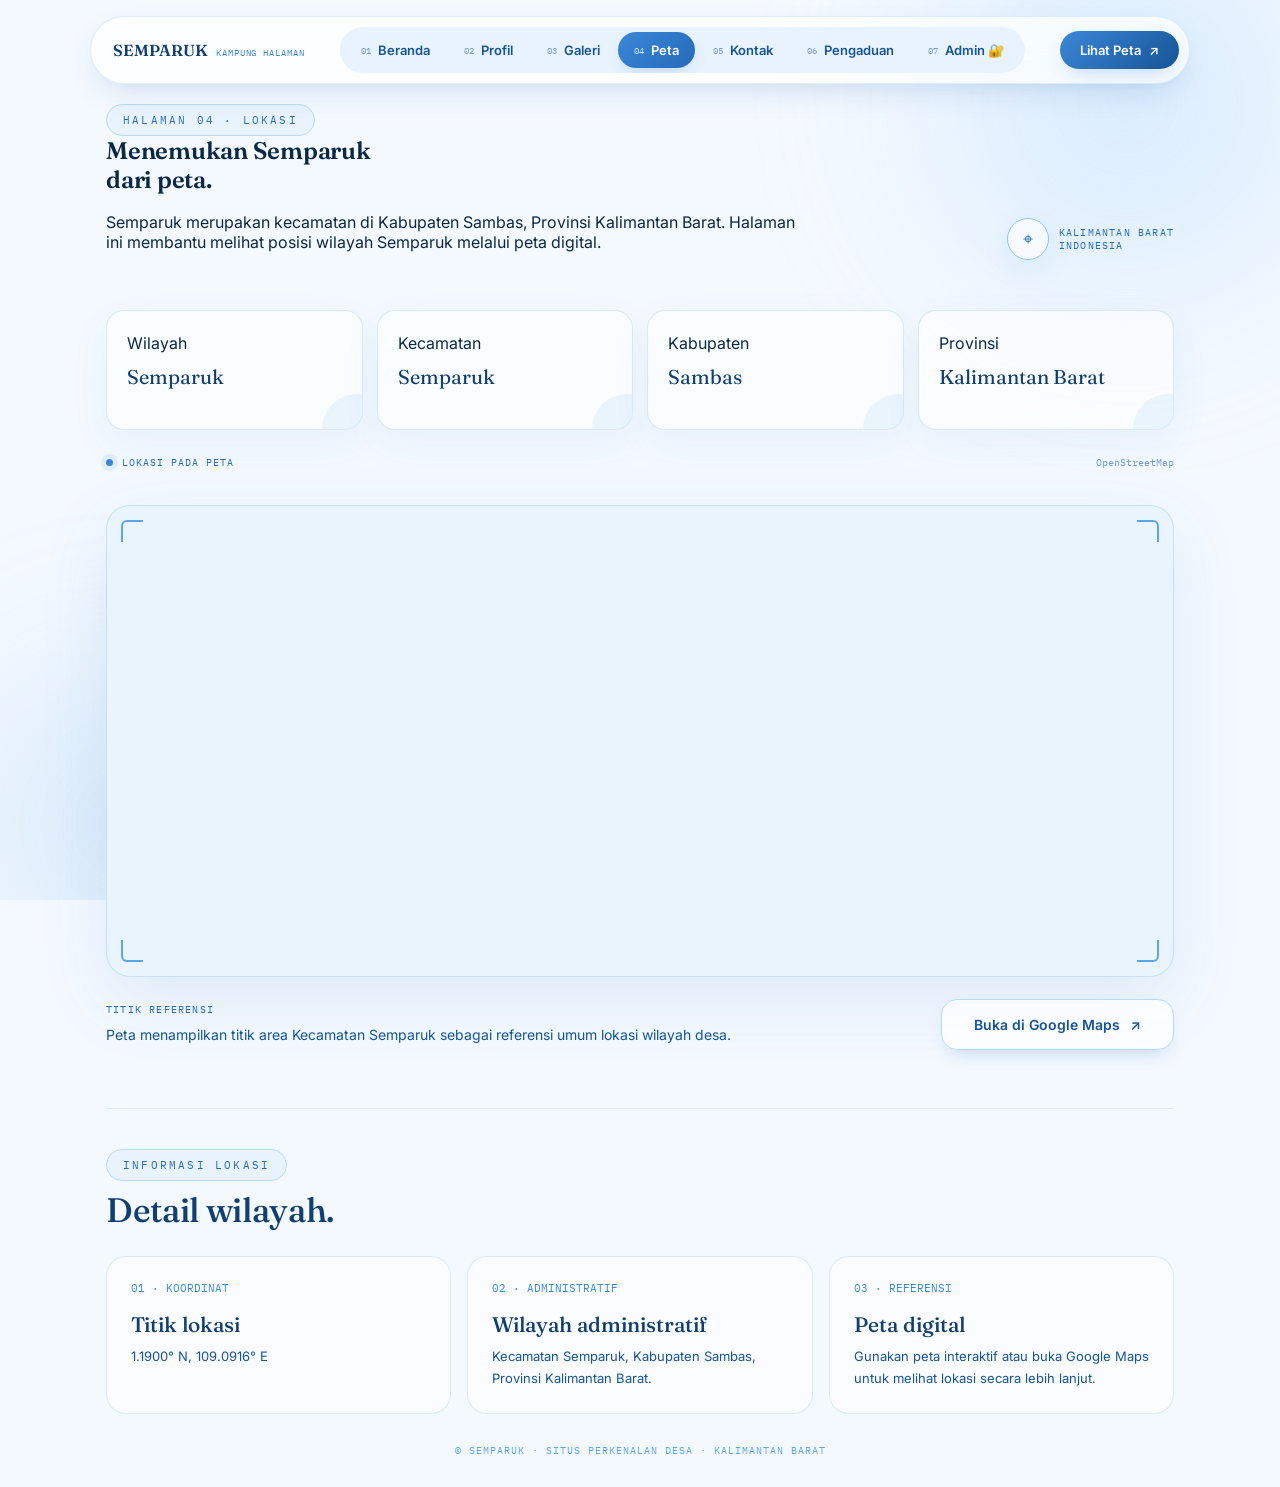
<file: peta.html>
<!DOCTYPE html>
<html lang="id">
<head>
<meta charset="UTF-8">
<meta name="viewport" content="width=device-width, initial-scale=1.0">

<title>DESA SEMPARUK · Peta</title>

<link rel="preconnect" href="https://fonts.googleapis.com">
<link rel="preconnect" href="https://fonts.gstatic.com" crossorigin>

<link href="https://fonts.googleapis.com/css2?family=Fraunces:ital,opsz,wght@0,9..144,300;0,9..144,500;0,9..144,600;0,9..144,700;1,9..144,400&family=Inter:wght@300;400;500;600;700;800&family=IBM+Plex+Mono:wght@400;500&display=swap" rel="stylesheet">

<link rel="stylesheet" href="style.css">

<style>

/* ================================
   PETA PAGE
================================ */

.map-intro{
  display:grid;
  grid-template-columns:1.35fr .65fr;
  gap:28px;
  align-items:end;
  margin-bottom:42px;
}

.map-intro-copy{
  max-width:760px;
}

.map-intro-copy h2{
  margin-bottom:18px;
}

.map-intro-copy .lede{
  max-width:720px;
}

.location-tag{
  display:flex;
  align-items:center;
  gap:10px;
  justify-content:flex-end;
  padding-bottom:8px;
}

.location-pin{
  width:42px;
  height:42px;
  border:1px solid var(--blue-300);
  border-radius:50%;
  display:flex;
  align-items:center;
  justify-content:center;
  color:var(--blue-600);
  background:rgba(255,255,255,.58);
  box-shadow:0 10px 30px rgba(37,107,184,.08);
  font-size:18px;
}

.location-tag span{
  font-family:'IBM Plex Mono',monospace;
  font-size:10px;
  letter-spacing:.12em;
  text-transform:uppercase;
  color:var(--blue-600);
}


/* ================================
   LOCATION CARDS
================================ */

.location-grid{
  display:grid;
  grid-template-columns:repeat(4,1fr);
  gap:14px;
  margin-bottom:26px;
}

.location-card{
  position:relative;
  padding:22px 20px;
  min-height:120px;
  border:1px solid rgba(93,165,232,.22);
  border-radius:18px;
  background:rgba(255,255,255,.58);
  box-shadow:0 14px 40px rgba(37,107,184,.06);
  overflow:hidden;
}

.location-card::after{
  content:"";
  position:absolute;
  width:70px;
  height:70px;
  right:-30px;
  bottom:-35px;
  border-radius:50%;
  background:rgba(142,196,242,.16);
}

.location-card .k{
  margin-bottom:12px;
}

.location-card .v{
  font-family:'Fraunces',serif;
  font-size:20px;
  line-height:1.2;
  color:var(--blue-800);
}


/* ================================
   MAP
================================ */

.map-section{
  position:relative;
}

.map-label{
  display:flex;
  align-items:center;
  justify-content:space-between;
  margin-bottom:12px;
}

.map-label .left{
  display:flex;
  align-items:center;
  gap:9px;
}

.map-label .dot{
  width:7px;
  height:7px;
  border-radius:50%;
  background:var(--blue-500);
  box-shadow:0 0 0 5px rgba(58,135,216,.10);
}

.map-label span{
  font-family:'IBM Plex Mono',monospace;
  font-size:10px;
  letter-spacing:.1em;
  text-transform:uppercase;
  color:var(--blue-600);
}

.map-label .right{
  font-family:'IBM Plex Mono',monospace;
  font-size:10px;
  color:var(--blue-600);
  opacity:.65;
}

.map-frame{
  min-height:470px;
  overflow:hidden;
  position:relative;
  border-radius:24px;
  border:1px solid rgba(93,165,232,.25);
  background:#eaf4fd;
  box-shadow:0 24px 70px rgba(37,107,184,.10);
}

.map-frame iframe{
  width:100%;
  height:470px;
  border:0;
  display:block;
}


/* ================================
   MAP FOOTER
================================ */

.map-bottom{
  display:grid;
  grid-template-columns:1fr auto;
  gap:24px;
  align-items:center;
  margin-top:22px;
}

.map-description{
  max-width:650px;
}

.map-description .mini-title{
  font-family:'IBM Plex Mono',monospace;
  font-size:10px;
  letter-spacing:.12em;
  text-transform:uppercase;
  color:var(--blue-600);
  margin-bottom:7px;
}

.map-description p{
  margin:0;
  color:var(--blue-700);
  line-height:1.7;
  font-size:14px;
}


/* ================================
   ACCESS INFO
================================ */

.access-section{
  margin-top:58px;
  padding-top:40px;
  border-top:1px solid rgba(93,165,232,.18);
}

.access-head{
  margin-bottom:25px;
}

.access-head .eyebrow{
  margin-bottom:8px;
}

.access-head h3{
  margin:0;
  font-family:'Fraunces',serif;
  font-size:34px;
  font-weight:500;
  color:var(--blue-800);
}

.access-grid{
  display:grid;
  grid-template-columns:repeat(3,1fr);
  gap:16px;
}

.access-card{
  padding:24px;
  border-radius:20px;
  background:rgba(255,255,255,.55);
  border:1px solid rgba(93,165,232,.20);
}

.access-number{
  font-family:'IBM Plex Mono',monospace;
  font-size:11px;
  color:var(--blue-500);
  margin-bottom:16px;
}

.access-card h4{
  margin:0 0 8px;
  font-family:'Fraunces',serif;
  font-size:21px;
  font-weight:500;
  color:var(--blue-800);
}

.access-card p{
  margin:0;
  font-size:13px;
  line-height:1.7;
  color:var(--blue-700);
}


/* ================================
   RESPONSIVE
================================ */

@media(max-width:900px){

  .map-intro{
    grid-template-columns:1fr;
    gap:16px;
  }

  .location-tag{
    justify-content:flex-start;
  }

  .location-grid{
    grid-template-columns:repeat(2,1fr);
  }

  .access-grid{
    grid-template-columns:1fr;
  }

}

@media(max-width:600px){

  .location-grid{
    grid-template-columns:1fr 1fr;
    gap:10px;
  }

  .location-card{
    padding:18px 16px;
    min-height:105px;
  }

  .location-card .v{
    font-size:17px;
  }

  .map-frame{
    min-height:380px;
    border-radius:18px;
  }

  .map-frame iframe{
    height:380px;
  }

  .map-bottom{
    grid-template-columns:1fr;
  }

  .map-bottom .btn{
    width:max-content;
  }

  .access-section{
    margin-top:45px;
    padding-top:30px;
  }

  .access-head h3{
    font-size:28px;
  }

}

</style>
</head>


<body data-page="peta">

<div class="backdrop">
  <div class="blob blob1"></div>
  <div class="blob blob2"></div>
</div>


<!-- ================================
     NAVBAR
================================ -->

<header class="topbar">

  <div class="brand">
    SEMPARUK
    <small>Kampung Halaman</small>
  </div>

  <nav class="chapters" id="chapters">

    <span class="nav-indicator" id="navIndicator"></span>

    <button type="button" data-target="beranda">
      <span class="n">01</span>
      Beranda
    </button>

    <button type="button" data-target="profil">
      <span class="n">02</span>
      Profil
    </button>

    <button type="button" data-target="galeri">
      <span class="n">03</span>
      Galeri
    </button>

    <button type="button" data-target="peta">
      <span class="n">04</span>
      Peta
    </button>

    <button type="button" data-target="kontak">
      <span class="n">05</span>
      Kontak
    </button>

    <button type="button" data-target="pengaduan">
      <span class="n">06</span>
      Pengaduan
    </button>

    <!-- ADMIN -->
    <a href="admin.html" class="nav-admin">
      <span class="n">07</span>
      Admin 🔐
    </a>

  </nav>
  
  <button class="nav-cta" onclick="window.location.href='peta.html'">
    Lihat Peta
    <span class="arrow">↗</span>
  </button>

</header>


<!-- ================================
     MAIN
================================ -->

<main id="app">

<section id="peta" class="page active">

  <div class="wrap">

    <!-- INTRO -->

    <div class="map-intro">

      <div class="map-intro-copy">

        <div class="eyebrow">
          Halaman 04 · Lokasi
        </div>

        <h2>
          Menemukan Semparuk<br>
          dari peta.
        </h2>

        <p class="lede">
          Semparuk merupakan kecamatan di Kabupaten Sambas,
          Provinsi Kalimantan Barat. Halaman ini membantu melihat
          posisi wilayah Semparuk melalui peta digital.
        </p>

      </div>


      <div class="location-tag">

        <div class="location-pin">
          ⌖
        </div>

        <span>
          Kalimantan Barat<br>
          Indonesia
        </span>

      </div>

    </div>


    <!-- LOCATION INFO -->

    <div class="location-grid">

      <div class="location-card">

        <div class="k">
          Wilayah
        </div>

        <div class="v">
          Semparuk
        </div>

      </div>


      <div class="location-card">

        <div class="k">
          Kecamatan
        </div>

        <div class="v">
          Semparuk
        </div>

      </div>


      <div class="location-card">

        <div class="k">
          Kabupaten
        </div>

        <div class="v">
          Sambas
        </div>

      </div>


      <div class="location-card">

        <div class="k">
          Provinsi
        </div>

        <div class="v">
          Kalimantan Barat
        </div>

      </div>

    </div>


    <!-- MAP -->

    <div class="map-section">

      <div class="map-label">

        <div class="left">
          <span class="dot"></span>
          <span>Lokasi pada peta</span>
        </div>

        <div class="right">
          OpenStreetMap
        </div>

      </div>


      <div class="map-frame">

        <span class="corner tl"></span>
        <span class="corner tr"></span>
        <span class="corner bl"></span>
        <span class="corner br"></span>

        <iframe
          loading="lazy"
          src="https://www.openstreetmap.org/export/embed.html?bbox=109.071602%2C1.175036%2C109.111602%2C1.205036&layer=mapnik&marker=1.190036%2C109.091602"
          title="Peta lokasi Desa Semparuk">
        </iframe>

      </div>


      <div class="map-bottom">

        <div class="map-description">

          <div class="mini-title">
            Titik referensi
          </div>

          <p>
            Peta menampilkan titik area Kecamatan Semparuk
            sebagai referensi umum lokasi wilayah desa.
          </p>

        </div>


        <a
          class="btn btn-ghost"
          href="https://www.google.com/maps?q=1.190036,109.091602"
          target="_blank"
          rel="noopener">

          Buka di Google Maps
          <span class="arrow">↗</span>

        </a>

      </div>

    </div>


    <!-- COORDINATE / ACCESS -->

    <div class="access-section">

      <div class="access-head">

        <div class="eyebrow">
          Informasi lokasi
        </div>

        <h3>
          Detail wilayah.
        </h3>

      </div>


      <div class="access-grid">

        <div class="access-card">

          <div class="access-number">
            01 · KOORDINAT
          </div>

          <h4>
            Titik lokasi
          </h4>

          <p>
            1.1900° N, 109.0916° E
          </p>

        </div>


        <div class="access-card">

          <div class="access-number">
            02 · ADMINISTRATIF
          </div>

          <h4>
            Wilayah administratif
          </h4>

          <p>
            Kecamatan Semparuk, Kabupaten Sambas,
            Provinsi Kalimantan Barat.
          </p>

        </div>


        <div class="access-card">

          <div class="access-number">
            03 · REFERENSI
          </div>

          <h4>
            Peta digital
          </h4>

          <p>
            Gunakan peta interaktif atau buka Google Maps
            untuk melihat lokasi secara lebih lanjut.
          </p>

        </div>

      </div>

    </div>

  </div>

</section>

</main>


<footer class="filmfoot">
  © SEMPARUK · SITUS PERKENALAN DESA · KALIMANTAN BARAT
</footer>


<script src="script.js"></script>

</body>
</html>
</file>
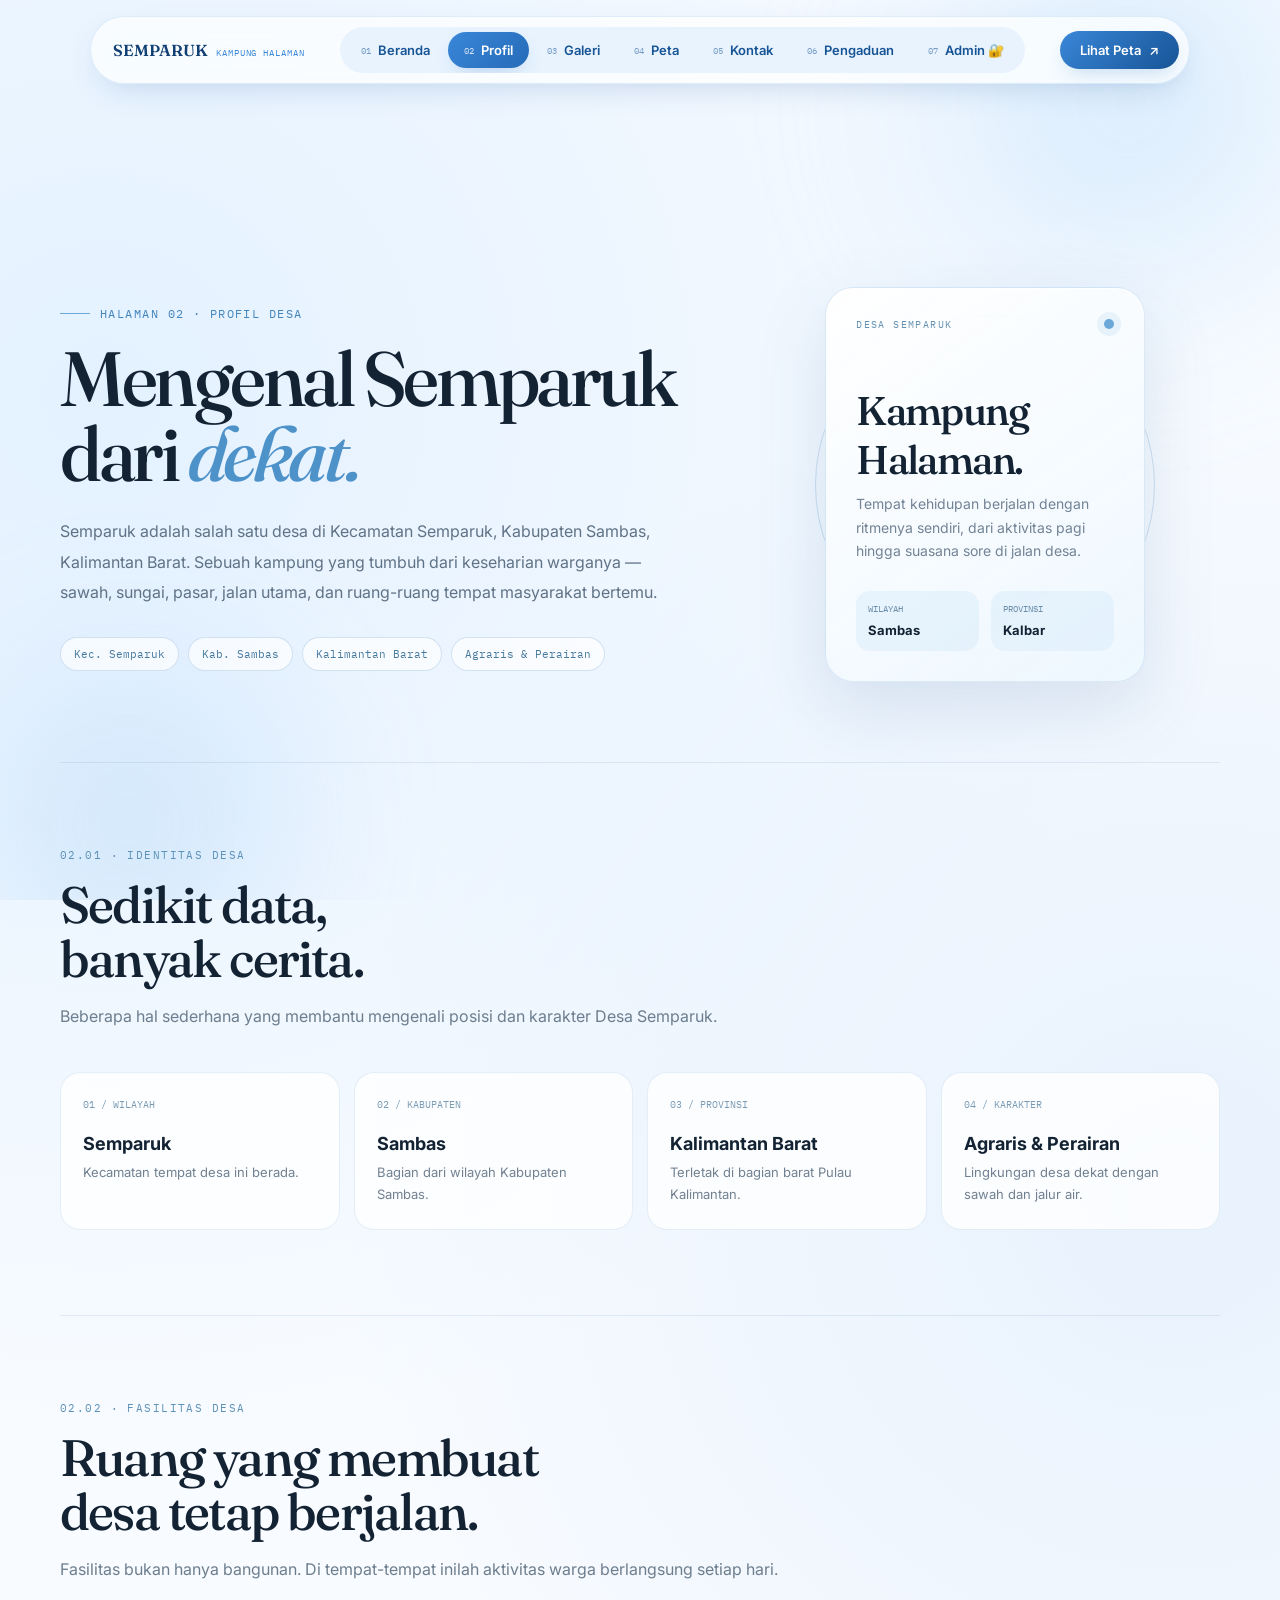
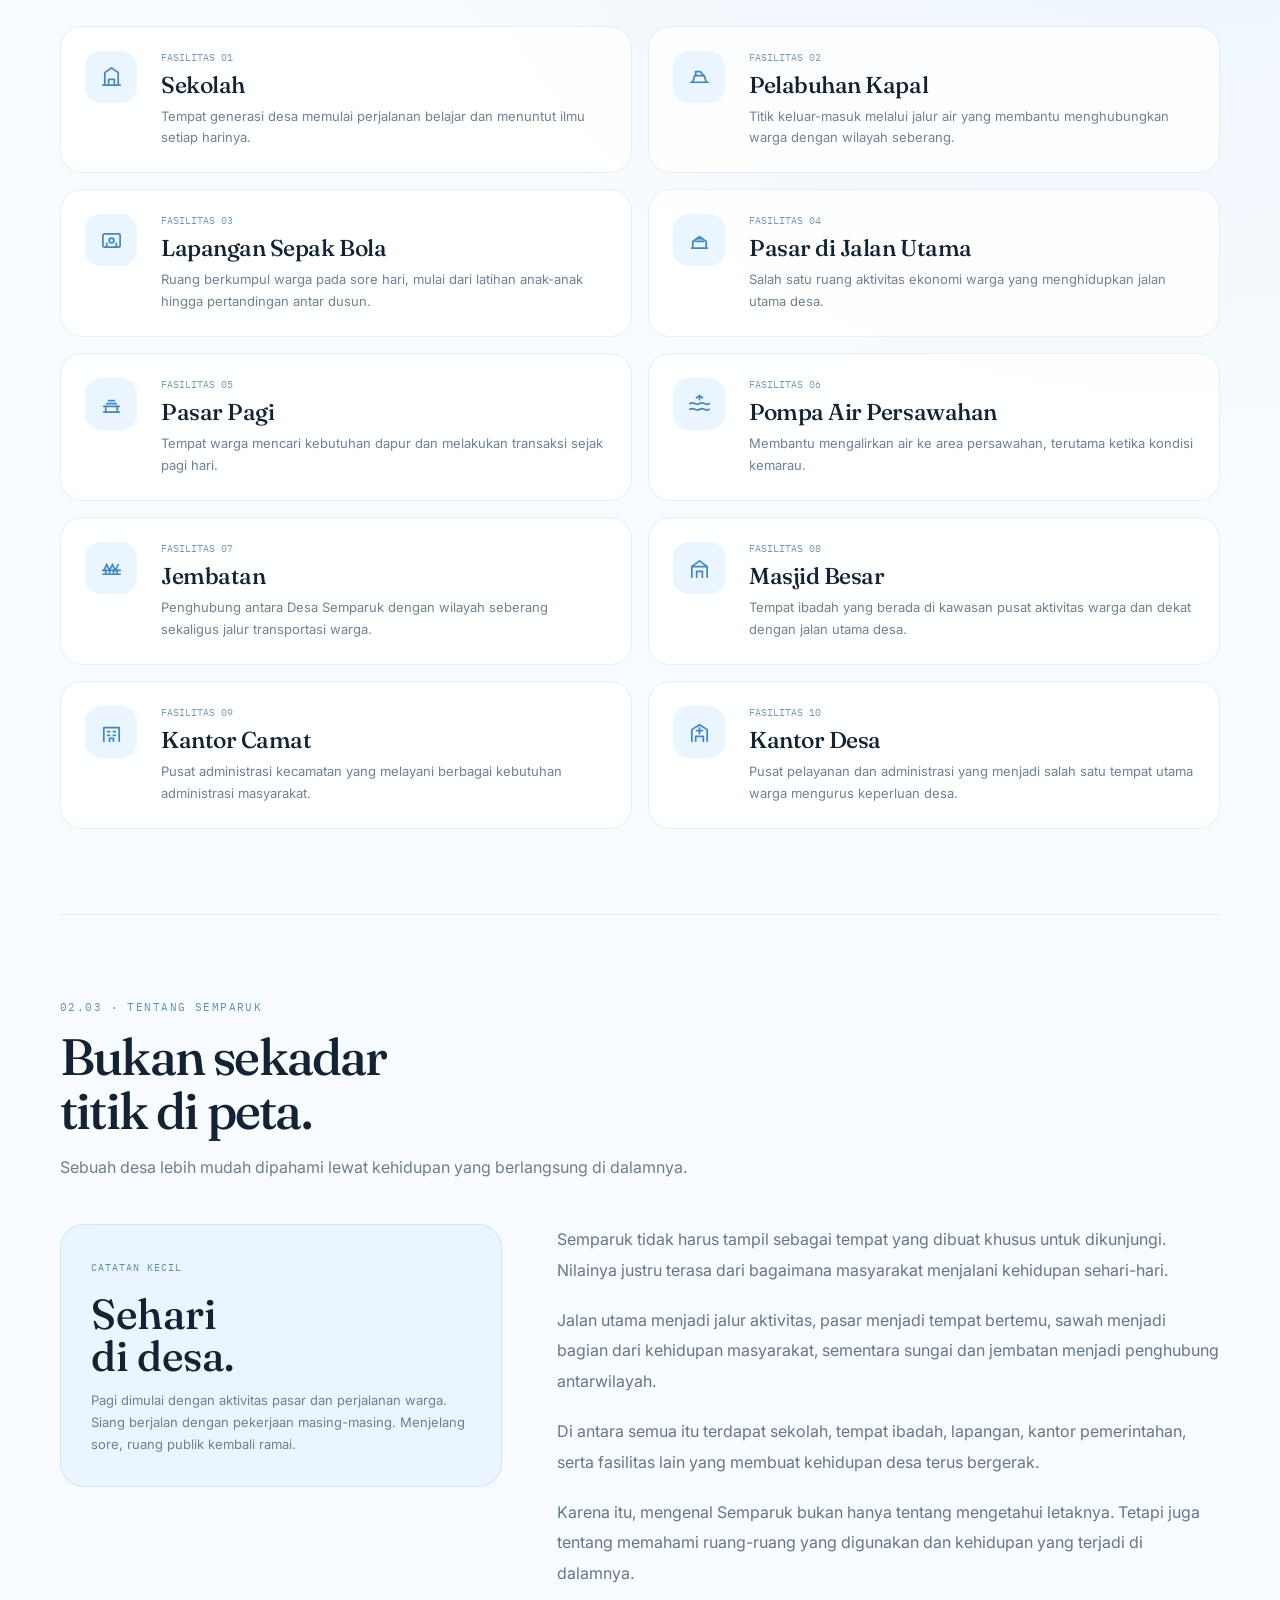
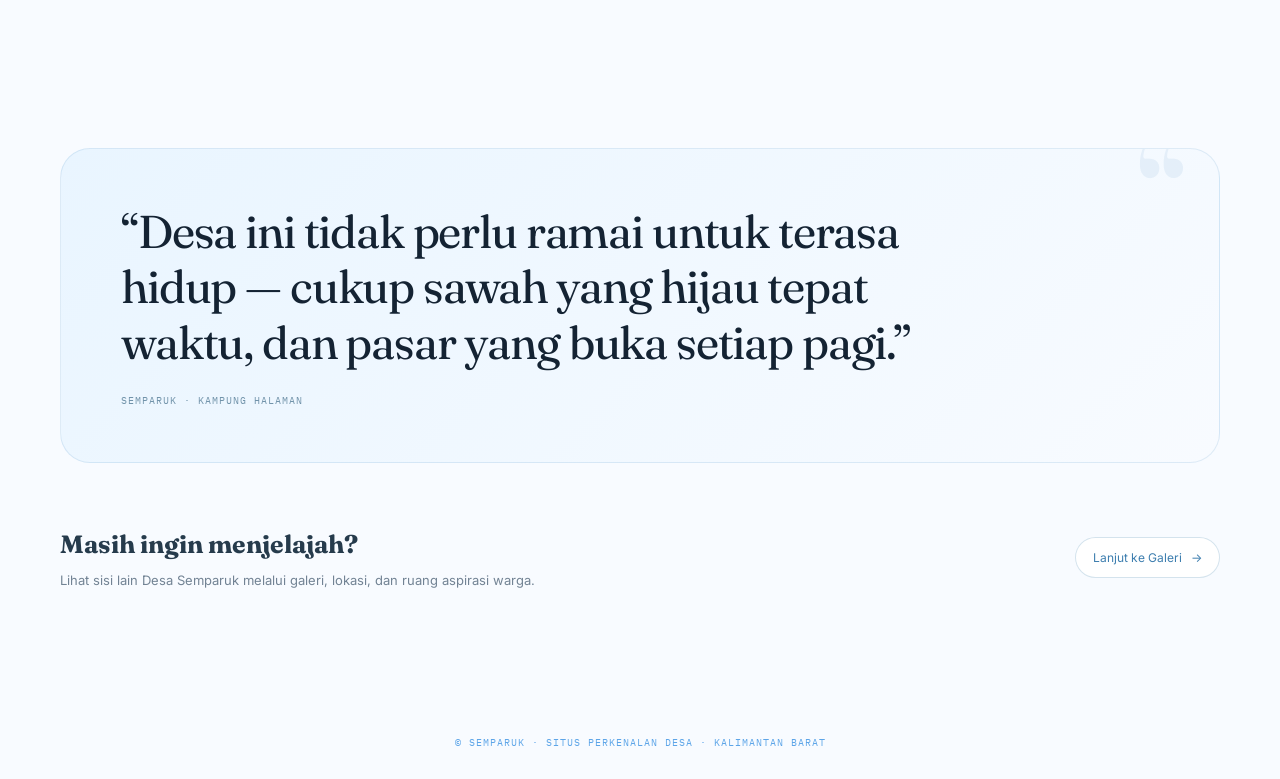
<file: profil.html>
<!DOCTYPE html>
<html lang="id">
<head>
<meta charset="UTF-8">
<meta name="viewport" content="width=device-width, initial-scale=1.0">

<title>DESA SEMPARUK · Profil Desa</title>

<link rel="preconnect" href="https://fonts.googleapis.com">
<link rel="preconnect" href="https://fonts.gstatic.com" crossorigin>

<link href="https://fonts.googleapis.com/css2?family=Fraunces:ital,opsz,wght@0,9..144,300;0,9..144,500;0,9..144,600;0,9..144,700;1,9..144,400&family=Inter:wght@300;400;500;600;700;800&family=IBM+Plex+Mono:wght@400;500&display=swap" rel="stylesheet">

<link rel="stylesheet" href="style.css">

<style>

/* =========================================================
   PROFIL PAGE
========================================================= */

body[data-page="profil"]{
  background:
    radial-gradient(circle at 8% 10%, rgba(120,190,255,.16), transparent 28%),
    radial-gradient(circle at 92% 30%, rgba(90,160,235,.10), transparent 28%),
    #f8fbff;
  color:#142333;
}


/* =========================================================
   NAVBAR
========================================================= */

body[data-page="profil"] .topbar{
  position:relative;
  z-index:100;
}

body[data-page="profil"] .chapters{
  position:relative;
  z-index:101;
}

body[data-page="profil"] .nav-indicator{
  pointer-events:none !important;
}


/* =========================================================
   MAIN
========================================================= */

.profil-page{
  padding:70px 0 100px;
}

.profil-wrap{
  width:min(1160px, calc(100% - 40px));
  margin:auto;
}


/* =========================================================
   HERO
========================================================= */

.profil-hero{
  display:grid;
  grid-template-columns:1.15fr .85fr;
  gap:55px;
  align-items:center;
  min-height:520px;
  padding:35px 0 70px;
}

.profil-kicker{
  display:inline-flex;
  align-items:center;
  gap:10px;

  font-family:"IBM Plex Mono",monospace;
  font-size:12px;
  letter-spacing:.12em;
  text-transform:uppercase;

  color:#4385bd;
  margin-bottom:20px;
}

.profil-kicker::before{
  content:"";
  width:30px;
  height:1px;
  background:#6da9db;
}

.profil-title{
  font-family:"Fraunces",serif;
  font-size:clamp(46px,6vw,78px);
  line-height:.98;
  font-weight:500;
  letter-spacing:-.045em;

  margin:0 0 25px;
  max-width:700px;
}

.profil-title em{
  color:#4e92ca;
  font-style:italic;
}

.profil-lede{
  max-width:650px;

  color:#607386;
  font-size:16px;
  line-height:1.9;

  margin:0 0 30px;
}

.profil-tags{
  display:flex;
  flex-wrap:wrap;
  gap:9px;
}

.profil-tag{
  border:1px solid rgba(69,133,190,.22);
  background:rgba(255,255,255,.7);

  border-radius:999px;
  padding:9px 13px;

  color:#47799f;

  font-family:"IBM Plex Mono",monospace;
  font-size:11px;
}


/* =========================================================
   HERO VISUAL
========================================================= */

.profil-visual{
  position:relative;

  min-height:410px;

  display:flex;
  justify-content:center;
  align-items:center;
}

.profil-orbit{
  width:340px;
  height:340px;

  border:1px solid rgba(77,145,204,.25);
  border-radius:50%;

  position:absolute;
}

.profil-orbit::before,
.profil-orbit::after{
  content:"";

  position:absolute;

  border-radius:50%;
  border:1px solid rgba(77,145,204,.14);
}

.profil-orbit::before{
  inset:28px;
}

.profil-orbit::after{
  inset:65px;
}

.profil-card{
  width:min(320px,80%);

  padding:30px;

  border-radius:28px;

  background:
    linear-gradient(
      145deg,
      rgba(255,255,255,.97),
      rgba(237,247,255,.93)
    );

  border:1px solid rgba(73,140,198,.18);

  box-shadow:
    0 25px 70px rgba(51,104,148,.15),
    inset 0 1px 0 rgba(255,255,255,.9);

  position:relative;
  z-index:2;
}

.profil-card-top{
  display:flex;
  justify-content:space-between;
  align-items:center;

  margin-bottom:55px;
}

.profil-card-label{
  font-family:"IBM Plex Mono",monospace;
  font-size:10px;
  letter-spacing:.14em;

  color:#6691b2;
  text-transform:uppercase;
}

.profil-card-dot{
  width:10px;
  height:10px;

  border-radius:50%;

  background:#6aa8da;

  box-shadow:
    0 0 0 7px rgba(106,168,218,.12);
}

.profil-card h3{
  font-family:"Fraunces",serif;

  font-size:40px;
  font-weight:500;
  letter-spacing:-.04em;

  margin:0 0 8px;
}

.profil-card p{
  color:#728395;

  line-height:1.7;
  font-size:14px;

  margin:0;
}

.profil-card-bottom{
  display:flex;
  gap:12px;

  margin-top:28px;
}

.profil-mini{
  flex:1;

  padding:12px;

  border-radius:14px;

  background:rgba(219,237,251,.55);
}

.profil-mini span{
  display:block;

  font-family:"IBM Plex Mono",monospace;
  font-size:9px;

  color:#6c8da8;

  text-transform:uppercase;

  margin-bottom:5px;
}

.profil-mini strong{
  font-size:13px;
}


/* =========================================================
   SECTION
========================================================= */

.profil-section{
  padding:85px 0;

  border-top:
    1px solid rgba(72,126,169,.13);
}


/* =========================================================
   SECTION HEAD
   SEMUA RATA KIRI
========================================================= */

.profil-section-head{
  display:block;

  max-width:850px;

  margin-bottom:42px;
}

.profil-section-label{
  font-family:"IBM Plex Mono",monospace;

  font-size:11px;

  color:#5c91b8;

  letter-spacing:.13em;

  text-transform:uppercase;

  margin-bottom:16px;
}

.profil-section-title{
  font-family:"Fraunces",serif;

  font-size:clamp(34px,4vw,53px);

  line-height:1.05;

  font-weight:500;

  letter-spacing:-.035em;

  margin:0;

  max-width:850px;

  text-align:left;
}

.profil-section-desc{
  color:#6d7e8e;

  line-height:1.8;

  margin:16px 0 0;

  max-width:720px;

  text-align:left;
}


/* =========================================================
   IDENTITAS
========================================================= */

.profil-facts{
  display:grid;

  grid-template-columns:
    repeat(4,1fr);

  gap:14px;
}

.profil-fact{
  padding:25px 22px;

  min-height:145px;

  border-radius:20px;

  background:rgba(255,255,255,.78);

  border:
    1px solid rgba(67,130,181,.13);

  transition:.25s ease;
}

.profil-fact:hover{
  transform:translateY(-4px);

  border-color:
    rgba(67,130,181,.28);

  box-shadow:
    0 15px 35px rgba(49,105,150,.09);
}

.profil-fact-number{
  font-family:"IBM Plex Mono",monospace;

  font-size:10px;

  color:#7a9bb4;

  margin-bottom:22px;
}

.profil-fact strong{
  display:block;

  font-size:18px;

  margin-bottom:7px;
}

.profil-fact span{
  font-size:13px;

  line-height:1.5;

  color:#718191;
}


/* =========================================================
   FASILITAS
========================================================= */

.fasilitas-grid{
  display:grid;

  grid-template-columns:
    repeat(2,1fr);

  gap:16px;
}

.fasilitas-card{
  display:grid;

  grid-template-columns:58px 1fr;

  gap:18px;

  padding:24px;

  border-radius:22px;

  background:rgba(255,255,255,.82);

  border:
    1px solid rgba(67,130,181,.13);

  transition:.25s ease;
}

.fasilitas-card:hover{
  transform:translateY(-3px);

  box-shadow:
    0 18px 38px rgba(48,100,143,.09);

  border-color:
    rgba(67,130,181,.27);
}

.fasilitas-icon{
  width:52px;
  height:52px;

  display:flex;

  justify-content:center;
  align-items:center;

  border-radius:16px;

  color:#4388bd;

  background:#eaf5ff;
}

.fasilitas-icon svg{
  width:23px;
  height:23px;
}

.fasilitas-number{
  font-family:"IBM Plex Mono",monospace;

  font-size:10px;

  color:#7a9bb4;

  margin-bottom:7px;
}

.fasilitas-card h3{
  font-family:"Fraunces",serif;

  font-size:23px;

  font-weight:500;

  margin:0 0 7px;

  letter-spacing:-.02em;
}

.fasilitas-card p{
  margin:0;

  color:#718191;

  line-height:1.65;

  font-size:13px;
}


/* =========================================================
   CERITA DESA
========================================================= */

.profil-story{
  display:grid;

  grid-template-columns:.8fr 1.2fr;

  gap:55px;

  align-items:start;
}

.story-stamp{
  position:sticky;

  top:100px;

  padding:30px;

  border-radius:24px;

  background:#eaf5ff;

  border:
    1px solid rgba(69,137,191,.15);
}

.story-stamp small{
  font-family:"IBM Plex Mono",monospace;

  font-size:10px;

  color:#5d8bad;

  text-transform:uppercase;

  letter-spacing:.1em;
}

.story-stamp strong{
  display:block;

  font-family:"Fraunces",serif;

  font-size:42px;

  font-weight:500;

  line-height:1;

  margin:18px 0 12px;
}

.story-stamp p{
  color:#6d8191;

  font-size:13px;

  line-height:1.7;

  margin:0;
}

.story-copy p{
  color:#657788;

  font-size:16px;

  line-height:1.9;

  margin:0 0 20px;
}

.story-copy p:last-child{
  margin-bottom:0;
}


/* =========================================================
   QUOTE
========================================================= */

.profil-quote{
  padding:75px 0 25px;
}

.quote-box{
  position:relative;

  padding:55px 60px;

  border-radius:30px;

  overflow:hidden;

  background:
    linear-gradient(
      135deg,
      #e9f5ff 0%,
      #f8fbff 100%
    );

  border:
    1px solid rgba(73,139,193,.15);
}

.quote-box::before{
  content:"“";

  position:absolute;

  right:30px;
  top:-30px;

  font-family:"Fraunces",serif;

  font-size:180px;

  line-height:1;

  color:rgba(67,136,190,.09);
}

.quote-box blockquote{
  position:relative;

  z-index:2;

  max-width:850px;

  font-family:"Fraunces",serif;

  font-size:clamp(27px,4vw,46px);

  line-height:1.2;

  letter-spacing:-.025em;

  margin:0;
}

.quote-credit{
  position:relative;

  z-index:2;

  margin-top:24px;

  font-family:"IBM Plex Mono",monospace;

  font-size:10px;

  letter-spacing:.1em;

  color:#7193aa;

  text-transform:uppercase;
}


/* =========================================================
   BOTTOM
========================================================= */

.profil-bottom{
  display:flex;

  justify-content:space-between;

  align-items:center;

  gap:30px;

  padding:35px 0 15px;
}

.profil-bottom-text{
  color:#728394;

  font-size:13px;

  line-height:1.7;

  max-width:600px;
}

.profil-bottom-text strong{
  display:block;

  color:#263b4c;

  font-family:"Fraunces",serif;

  font-size:25px;

  margin-bottom:4px;
}

.profil-back{
  display:inline-flex;

  align-items:center;

  gap:9px;

  text-decoration:none;

  color:#3d7eaf;

  border:
    1px solid rgba(61,126,175,.22);

  padding:12px 17px;

  border-radius:999px;

  font-size:12px;

  background:#fff;

  transition:.2s ease;
}

.profil-back:hover{
  transform:translateY(-2px);

  background:#edf7ff;
}


/* =========================================================
   RESPONSIVE
========================================================= */

@media(max-width:900px){

  .profil-hero{
    grid-template-columns:1fr;

    gap:20px;

    padding-top:30px;
  }

  .profil-visual{
    min-height:360px;
  }

  .profil-section-head{
    display:block;

    margin-bottom:35px;
  }

  .profil-facts{
    grid-template-columns:
      repeat(2,1fr);
  }

  .profil-story{
    grid-template-columns:1fr;

    gap:25px;
  }

  .story-stamp{
    position:static;
  }
}


@media(max-width:650px){

  .profil-wrap{
    width:
      min(100% - 28px,1160px);
  }

  .profil-page{
    padding-top:35px;
  }

  .profil-title{
    font-size:47px;
  }

  .profil-lede{
    font-size:14px;

    line-height:1.8;
  }

  .profil-visual{
    min-height:320px;
  }

  .profil-orbit{
    width:270px;
    height:270px;
  }

  .profil-card{
    width:275px;

    padding:24px;
  }

  .profil-card-top{
    margin-bottom:38px;
  }

  .profil-card h3{
    font-size:33px;
  }

  .profil-facts{
    grid-template-columns:
      1fr 1fr;

    gap:10px;
  }

  .profil-fact{
    padding:18px;

    min-height:130px;
  }

  .profil-fact strong{
    font-size:15px;
  }

  .fasilitas-grid{
    grid-template-columns:1fr;
  }

  .fasilitas-card{
    padding:20px;
  }

  .profil-section{
    padding:60px 0;
  }

  .quote-box{
    padding:38px 28px;
  }

  .profil-bottom{
    flex-direction:column;

    align-items:flex-start;
  }

}

</style>
</head>


<body data-page="profil">


<!-- =====================================================
     BACKGROUND
===================================================== -->

<div class="backdrop">

  <div class="blob blob1"></div>

  <div class="blob blob2"></div>

</div>


<!-- =====================================================
     HEADER
===================================================== -->

<header class="topbar">

  <div class="brand">
    SEMPARUK
    <small>Kampung Halaman</small>
  </div>


 <nav class="chapters" id="chapters">

    <span class="nav-indicator" id="navIndicator"></span>

    <button type="button" data-target="beranda">
      <span class="n">01</span>
      Beranda
    </button>

    <button type="button" data-target="profil">
      <span class="n">02</span>
      Profil
    </button>

    <button type="button" data-target="galeri">
      <span class="n">03</span>
      Galeri
    </button>

    <button type="button" data-target="peta">
      <span class="n">04</span>
      Peta
    </button>

    <button type="button" data-target="kontak">
      <span class="n">05</span>
      Kontak
    </button>

    <button type="button" data-target="pengaduan">
      <span class="n">06</span>
      Pengaduan
    </button>

    <!-- ADMIN -->
    <a href="admin.html" class="nav-admin">
      <span class="n">07</span>
      Admin 🔐
    </a>

  </nav>


  <button
    class="nav-cta"
    onclick="window.location.href='peta.html'">

    Lihat Peta

    <span class="arrow">↗</span>

  </button>

</header>


<!-- =====================================================
     MAIN
===================================================== -->

<main id="app">

<section class="profil-page">

<div class="profil-wrap">


<!-- =====================================================
     HERO
===================================================== -->

<section class="profil-hero">


  <div>

    <div class="profil-kicker">
      Halaman 02 · Profil Desa
    </div>


    <h1 class="profil-title">

      Mengenal Semparuk
      <br>

      dari <em>dekat.</em>

    </h1>


    <p class="profil-lede">

      Semparuk adalah salah satu desa di Kecamatan Semparuk,
      Kabupaten Sambas, Kalimantan Barat. Sebuah kampung yang
      tumbuh dari keseharian warganya — sawah, sungai, pasar,
      jalan utama, dan ruang-ruang tempat masyarakat bertemu.

    </p>


    <div class="profil-tags">

      <span class="profil-tag">
        Kec. Semparuk
      </span>

      <span class="profil-tag">
        Kab. Sambas
      </span>

      <span class="profil-tag">
        Kalimantan Barat
      </span>

      <span class="profil-tag">
        Agraris &amp; Perairan
      </span>

    </div>

  </div>


  <!-- VISUAL -->

  <div class="profil-visual">

    <div class="profil-orbit"></div>


    <div class="profil-card">


      <div class="profil-card-top">

        <span class="profil-card-label">
          Desa Semparuk
        </span>

        <span class="profil-card-dot"></span>

      </div>


      <h3>
        Kampung
        <br>
        Halaman.
      </h3>


      <p>

        Tempat kehidupan berjalan dengan ritmenya sendiri,
        dari aktivitas pagi hingga suasana sore di jalan desa.

      </p>


      <div class="profil-card-bottom">


        <div class="profil-mini">

          <span>
            Wilayah
          </span>

          <strong>
            Sambas
          </strong>

        </div>


        <div class="profil-mini">

          <span>
            Provinsi
          </span>

          <strong>
            Kalbar
          </strong>

        </div>


      </div>

    </div>

  </div>

</section>


<!-- =====================================================
     IDENTITAS DESA
===================================================== -->

<section class="profil-section">


  <div class="profil-section-head">


    <div class="profil-section-label">
      02.01 · Identitas Desa
    </div>


    <h2 class="profil-section-title">

      Sedikit data,
      <br>
      banyak cerita.

    </h2>


    <p class="profil-section-desc">

      Beberapa hal sederhana yang membantu mengenali posisi
      dan karakter Desa Semparuk.

    </p>


  </div>


  <div class="profil-facts">


    <div class="profil-fact">

      <div class="profil-fact-number">
        01 / WILAYAH
      </div>

      <strong>
        Semparuk
      </strong>

      <span>
        Kecamatan tempat desa ini berada.
      </span>

    </div>


    <div class="profil-fact">

      <div class="profil-fact-number">
        02 / KABUPATEN
      </div>

      <strong>
        Sambas
      </strong>

      <span>
        Bagian dari wilayah Kabupaten Sambas.
      </span>

    </div>


    <div class="profil-fact">

      <div class="profil-fact-number">
        03 / PROVINSI
      </div>

      <strong>
        Kalimantan Barat
      </strong>

      <span>
        Terletak di bagian barat Pulau Kalimantan.
      </span>

    </div>


    <div class="profil-fact">

      <div class="profil-fact-number">
        04 / KARAKTER
      </div>

      <strong>
        Agraris &amp; Perairan
      </strong>

      <span>
        Lingkungan desa dekat dengan sawah dan jalur air.
      </span>

    </div>


  </div>

</section>


<!-- =====================================================
     FASILITAS
========================================================= -->

<section class="profil-section">


  <div class="profil-section-head">


    <div class="profil-section-label">
      02.02 · Fasilitas Desa
    </div>


    <h2 class="profil-section-title">

      Ruang yang membuat
      <br>
      desa tetap berjalan.

    </h2>


    <p class="profil-section-desc">

      Fasilitas bukan hanya bangunan. Di tempat-tempat inilah
      aktivitas warga berlangsung setiap hari.

    </p>


  </div>


  <div class="fasilitas-grid">


    <!-- 01 -->

    <div class="fasilitas-card">

      <div class="fasilitas-icon">

        <svg
          viewBox="0 0 24 24"
          fill="none"
          stroke="currentColor"
          stroke-width="1.8"
          stroke-linecap="round"
          stroke-linejoin="round">

          <path d="M3 21h18"/>
          <path d="M5 21V8l7-5 7 5v13"/>
          <path d="M9 21v-6h6v6"/>

        </svg>

      </div>


      <div>

        <div class="fasilitas-number">
          FASILITAS 01
        </div>

        <h3>
          Sekolah
        </h3>

        <p>
          Tempat generasi desa memulai perjalanan belajar
          dan menuntut ilmu setiap harinya.
        </p>

      </div>

    </div>


    <!-- 02 -->

    <div class="fasilitas-card">

      <div class="fasilitas-icon">

        <svg
          viewBox="0 0 24 24"
          fill="none"
          stroke="currentColor"
          stroke-width="1.8"
          stroke-linecap="round"
          stroke-linejoin="round">

          <path d="M3 18h18"/>
          <path d="M5 18l2-7h10l2 7"/>
          <path d="M8 11V7h5l3 4"/>

        </svg>

      </div>


      <div>

        <div class="fasilitas-number">
          FASILITAS 02
        </div>

        <h3>
          Pelabuhan Kapal
        </h3>

        <p>
          Titik keluar-masuk melalui jalur air yang membantu
          menghubungkan warga dengan wilayah seberang.
        </p>

      </div>

    </div>


    <!-- 03 -->

    <div class="fasilitas-card">

      <div class="fasilitas-icon">

        <svg
          viewBox="0 0 24 24"
          fill="none"
          stroke="currentColor"
          stroke-width="1.8"
          stroke-linecap="round"
          stroke-linejoin="round">

          <rect
            x="3"
            y="5"
            width="18"
            height="14"
            rx="2"/>

          <path d="M7 19v-4"/>
          <path d="M17 19v-4"/>

          <circle
            cx="12"
            cy="12"
            r="2.5"/>

        </svg>

      </div>


      <div>

        <div class="fasilitas-number">
          FASILITAS 03
        </div>

        <h3>
          Lapangan Sepak Bola
        </h3>

        <p>
          Ruang berkumpul warga pada sore hari, mulai dari
          latihan anak-anak hingga pertandingan antar dusun.
        </p>

      </div>

    </div>


    <!-- 04 -->

    <div class="fasilitas-card">

      <div class="fasilitas-icon">

        <svg
          viewBox="0 0 24 24"
          fill="none"
          stroke="currentColor"
          stroke-width="1.8"
          stroke-linecap="round"
          stroke-linejoin="round">

          <path d="M4 20h16"/>
          <path d="M5 20v-7l7-5 7 5v7"/>
          <path d="M8 13h8"/>
          <path d="M9 10h6"/>

        </svg>

      </div>


      <div>

        <div class="fasilitas-number">
          FASILITAS 04
        </div>

        <h3>
          Pasar di Jalan Utama
        </h3>

        <p>
          Salah satu ruang aktivitas ekonomi warga yang
          menghidupkan jalan utama desa.
        </p>

      </div>

    </div>


    <!-- 05 -->

    <div class="fasilitas-card">

      <div class="fasilitas-icon">

        <svg
          viewBox="0 0 24 24"
          fill="none"
          stroke="currentColor"
          stroke-width="1.8"
          stroke-linecap="round"
          stroke-linejoin="round">

          <path d="M4 20h16"/>
          <path d="M6 20v-6"/>
          <path d="M18 20v-6"/>
          <path d="M4 14h16"/>
          <path d="M7 11h10"/>
          <path d="M9 8h6"/>

        </svg>

      </div>


      <div>

        <div class="fasilitas-number">
          FASILITAS 05
        </div>

        <h3>
          Pasar Pagi
        </h3>

        <p>
          Tempat warga mencari kebutuhan dapur dan melakukan
          transaksi sejak pagi hari.
        </p>

      </div>

    </div>


    <!-- 06 -->

    <div class="fasilitas-card">

      <div class="fasilitas-icon">

        <svg
          viewBox="0 0 24 24"
          fill="none"
          stroke="currentColor"
          stroke-width="1.8"
          stroke-linecap="round">

          <path d="M2 17c4-3 6 3 10 0s6 3 10 0"/>
          <path d="M2 11c4-3 6 3 10 0s6 3 10 0"/>
          <path d="M12 7V3"/>
          <path d="M9 5l3-2 3 2"/>

        </svg>

      </div>


      <div>

        <div class="fasilitas-number">
          FASILITAS 06
        </div>

        <h3>
          Pompa Air Persawahan
        </h3>

        <p>
          Membantu mengalirkan air ke area persawahan,
          terutama ketika kondisi kemarau.
        </p>

      </div>

    </div>


    <!-- 07 -->

    <div class="fasilitas-card">

      <div class="fasilitas-icon">

        <svg
          viewBox="0 0 24 24"
          fill="none"
          stroke="currentColor"
          stroke-width="1.8"
          stroke-linecap="round">

          <path d="M3 18h18"/>
          <path d="M3 14h18"/>

          <path d="M6 14v4"/>
          <path d="M10 14v4"/>
          <path d="M14 14v4"/>
          <path d="M18 14v4"/>

          <path d="M4 14l3-6 3 6 3-6 3 6 3-6"/>

        </svg>

      </div>


      <div>

        <div class="fasilitas-number">
          FASILITAS 07
        </div>

        <h3>
          Jembatan
        </h3>

        <p>
          Penghubung antara Desa Semparuk dengan wilayah
          seberang sekaligus jalur transportasi warga.
        </p>

      </div>

    </div>


    <!-- 08 -->

    <div class="fasilitas-card">

      <div class="fasilitas-icon">

        <svg
          viewBox="0 0 24 24"
          fill="none"
          stroke="currentColor"
          stroke-width="1.8"
          stroke-linecap="round"
          stroke-linejoin="round">

          <path d="M4 21V10l8-6 8 6v11"/>
          <path d="M9 21v-6h6v6"/>
          <path d="M4 10h16"/>

        </svg>

      </div>


      <div>

        <div class="fasilitas-number">
          FASILITAS 08
        </div>

        <h3>
          Masjid Besar
        </h3>

        <p>
          Tempat ibadah yang berada di kawasan pusat aktivitas
          warga dan dekat dengan jalan utama desa.
        </p>

      </div>

    </div>


    <!-- 09 -->

    <div class="fasilitas-card">

      <div class="fasilitas-icon">

        <svg
          viewBox="0 0 24 24"
          fill="none"
          stroke="currentColor"
          stroke-width="1.8"
          stroke-linecap="round"
          stroke-linejoin="round">

          <path d="M4 21V7h16v14"/>

          <path d="M8 11h2"/>
          <path d="M14 11h2"/>
          <path d="M8 15h2"/>
          <path d="M14 15h2"/>

          <path d="M10 21v-3h4v3"/>

        </svg>

      </div>


      <div>

        <div class="fasilitas-number">
          FASILITAS 09
        </div>

        <h3>
          Kantor Camat
        </h3>

        <p>
          Pusat administrasi kecamatan yang melayani berbagai
          kebutuhan administrasi masyarakat.
        </p>

      </div>

    </div>


    <!-- 10 -->

    <div class="fasilitas-card">

      <div class="fasilitas-icon">

        <svg
          viewBox="0 0 24 24"
          fill="none"
          stroke="currentColor"
          stroke-width="1.8"
          stroke-linecap="round"
          stroke-linejoin="round">

          <path d="M4 21V9l8-5 8 5v12"/>

          <path d="M8 21v-5h8v5"/>

          <path d="M9 10h6"/>
          <path d="M12 7v6"/>

        </svg>

      </div>


      <div>

        <div class="fasilitas-number">
          FASILITAS 10
        </div>

        <h3>
          Kantor Desa
        </h3>

        <p>
          Pusat pelayanan dan administrasi yang menjadi salah
          satu tempat utama warga mengurus keperluan desa.
        </p>

      </div>

    </div>


  </div>

</section>


<!-- =====================================================
     CERITA DESA
========================================================= -->

<section class="profil-section">


  <div class="profil-section-head">

    <div class="profil-section-label">
      02.03 · Tentang Semparuk
    </div>


    <h2 class="profil-section-title">

      Bukan sekadar
      <br>
      titik di peta.

    </h2>


    <p class="profil-section-desc">

      Sebuah desa lebih mudah dipahami lewat kehidupan
      yang berlangsung di dalamnya.

    </p>

  </div>


  <div class="profil-story">


    <div class="story-stamp">

      <small>
        Catatan kecil
      </small>


      <strong>
        Sehari
        <br>
        di desa.
      </strong>


      <p>

        Pagi dimulai dengan aktivitas pasar dan perjalanan
        warga. Siang berjalan dengan pekerjaan masing-masing.
        Menjelang sore, ruang publik kembali ramai.

      </p>

    </div>


    <div class="story-copy">

      <p>

        Semparuk tidak harus tampil sebagai tempat yang dibuat
        khusus untuk dikunjungi. Nilainya justru terasa dari
        bagaimana masyarakat menjalani kehidupan sehari-hari.

      </p>


      <p>

        Jalan utama menjadi jalur aktivitas, pasar menjadi
        tempat bertemu, sawah menjadi bagian dari kehidupan
        masyarakat, sementara sungai dan jembatan menjadi
        penghubung antarwilayah.

      </p>


      <p>

        Di antara semua itu terdapat sekolah, tempat ibadah,
        lapangan, kantor pemerintahan, serta fasilitas lain
        yang membuat kehidupan desa terus bergerak.

      </p>


      <p>

        Karena itu, mengenal Semparuk bukan hanya tentang
        mengetahui letaknya. Tetapi juga tentang memahami
        ruang-ruang yang digunakan dan kehidupan yang terjadi
        di dalamnya.

      </p>

    </div>

  </div>

</section>


<!-- =====================================================
     QUOTE
===================================================== -->

<section class="profil-quote">


  <div class="quote-box">


    <blockquote>

      “Desa ini tidak perlu ramai untuk terasa hidup —
      cukup sawah yang hijau tepat waktu, dan pasar yang
      buka setiap pagi.”

    </blockquote>


    <div class="quote-credit">

      Semparuk · Kampung Halaman

    </div>


  </div>

</section>


<!-- =====================================================
     BOTTOM CTA
===================================================== -->

<div class="profil-bottom">


  <div class="profil-bottom-text">

    <strong>
      Masih ingin menjelajah?
    </strong>

    Lihat sisi lain Desa Semparuk melalui galeri,
    lokasi, dan ruang aspirasi warga.

  </div>


  <a
    href="galeri.html"
    class="profil-back">

    Lanjut ke Galeri

    <span>
      →
    </span>

  </a>


</div>


</div>

</section>

</main>


<!-- =====================================================
     FOOTER
===================================================== -->

<footer class="filmfoot">

  © SEMPARUK · SITUS PERKENALAN DESA · KALIMANTAN BARAT

</footer>


<script src="script.js"></script>

</body>
</html>
</file>
<file: style.css>
:root{
  --white:#ffffff;
  --sky-50:#f4f9ff;
  --sky-100:#e8f3fe;
  --sky-200:#d5eafd;
  --sky-300:#b7dcfb;
  --blue-300:#8ec4f2;
  --blue-400:#5da5e8;
  --blue-500:#3a87d8;
  --blue-600:#256bb8;
  --blue-700:#175496;
  --blue-800:#123f73;
  --blue-900:#0c3158;
  --ink:#0c2846;
  --ink-soft:#4c6680;
  --ink-mut:#5c7793;
  --shadow-blue:0 18px 40px -14px rgba(37,107,184,0.35);
  --shadow-blue-sm:0 8px 20px -8px rgba(37,107,184,0.3);
  --ring:0 0 0 1px rgba(58,135,216,0.14);
}

*{
  box-sizing:border-box;
}

html{
  scroll-behavior:smooth;
}

body{
  margin:0;
  background:var(--sky-50);
  color:var(--ink);
  font-family:'Inter',sans-serif;
  overflow-x:hidden;
}

::selection{
  background:var(--blue-400);
  color:#fff;
}

h1,h2,h3,.display{
  font-family:'Fraunces',serif;
  font-weight:600;
  letter-spacing:-0.01em;
  margin:0;
}

.mono{
  font-family:'IBM Plex Mono',monospace;
}

a{
  color:inherit;
  text-decoration:none;
}

button{
  font-family:inherit;
}


/* ================= AMBIENT BACKDROP ================= */

.backdrop{
  position:fixed;
  inset:0;
  z-index:-1;
  overflow:hidden;
}

.blob{
  position:absolute;
  border-radius:50%;
  filter:blur(70px);
  opacity:.55;
}

.blob1{
  width:44vw;
  height:44vw;
  top:-14vw;
  right:-10vw;
  background:radial-gradient(circle,var(--sky-300),transparent 70%);
  animation:float1 22s ease-in-out infinite;
}

.blob2{
  width:36vw;
  height:36vw;
  bottom:-12vw;
  left:-8vw;
  background:radial-gradient(circle,var(--blue-300),transparent 70%);
  opacity:.35;
  animation:float2 26s ease-in-out infinite;
}

@keyframes float1{
  0%,100%{
    transform:translate(0,0);
  }

  50%{
    transform:translate(-3vw,4vw);
  }
}

@keyframes float2{
  0%,100%{
    transform:translate(0,0);
  }

  50%{
    transform:translate(4vw,-3vw);
  }
}


/* ================= NAVBAR ================= */

header.topbar{
  position:fixed;
  top:16px;
  left:50%;
  transform:translateX(-50%);
  z-index:100;
  width:min(1100px,94vw);
  display:flex;
  align-items:center;
  justify-content:space-between;
  gap:18px;
  padding:10px 10px 10px 22px;
  background:rgba(255,255,255,0.72);
  backdrop-filter:blur(16px) saturate(1.4);
  border:1px solid rgba(58,135,216,0.14);
  border-radius:999px;
  box-shadow:0 12px 34px -14px rgba(23,84,150,0.25);
}

.brand{
  font-family:'Fraunces',serif;
  font-weight:600;
  font-size:16px;
  color:var(--blue-800);
  display:flex;
  align-items:baseline;
  gap:8px;
  white-space:nowrap;
}

.brand small{
  font-family:'IBM Plex Mono',monospace;
  font-weight:400;
  font-size:9px;
  color:var(--blue-500);
  letter-spacing:.1em;
  text-transform:uppercase;
  display:none;
}

@media(min-width:640px){
  .brand small{
    display:inline;
  }
}

nav.chapters{
  position:relative;
  display:flex;
  gap:2px;
  background:var(--sky-100);
  border-radius:999px;
  padding:5px;
  overflow-x:auto;
  scrollbar-width:none;
  max-width:100%;
}

nav.chapters::-webkit-scrollbar{
  display:none;
}

.nav-indicator{
  position:absolute;
  top:5px;
  bottom:5px;
  left:5px;
  width:80px;
  background:linear-gradient(135deg,var(--blue-500),var(--blue-600));
  border-radius:999px;
  box-shadow:var(--shadow-blue-sm);
  transition:left .45s cubic-bezier(.22,1,.36,1),
             width .45s cubic-bezier(.22,1,.36,1);
  z-index:0;
}

nav.chapters button{
  position:relative;
  z-index:1;
  background:none;
  border:none;
  cursor:pointer;
  padding:10px 16px;
  white-space:nowrap;
  font-size:13px;
  font-weight:600;
  color:var(--blue-700);
  display:flex;
  align-items:center;
  gap:7px;
  border-radius:999px;
  transition:color .35s ease;
}

nav.chapters button .n{
  font-family:'IBM Plex Mono',monospace;
  font-size:9px;
  opacity:.55;
  font-weight:400;
}

nav.chapters button.active{
  color:#fff;
}

nav.chapters button.active .n{
  opacity:.8;
}


/* ================= ADMIN NAV ================= */

nav.chapters .nav-admin{
  position:relative;
  z-index:1;
  display:flex;
  align-items:center;
  gap:7px;
  padding:10px 16px;
  white-space:nowrap;
  font-family:'Inter',sans-serif;
  font-size:13px;
  font-weight:600;
  color:var(--blue-700);
  border-radius:999px;
  transition:
    color .35s ease,
    background .35s ease;
}

nav.chapters .nav-admin .n{
  font-family:'IBM Plex Mono',monospace;
  font-size:9px;
  opacity:.55;
  font-weight:400;
}

nav.chapters .nav-admin:hover{
  color:var(--blue-600);
  background:rgba(255,255,255,.55);
}


/* ================= NAV CTA ================= */

.nav-cta{
  display:none;
  align-items:center;
  gap:8px;
  white-space:nowrap;
  background:linear-gradient(135deg,var(--blue-500),var(--blue-700));
  color:#fff;
  padding:11px 20px;
  border-radius:999px;
  font-size:13px;
  font-weight:600;
  box-shadow:var(--shadow-blue-sm);
  border:none;
  cursor:pointer;
  transition:transform .25s ease,box-shadow .25s ease;
}

.nav-cta:hover{
  transform:translateY(-2px);
  box-shadow:var(--shadow-blue);
}

@media(min-width:860px){
  .nav-cta{
    display:inline-flex;
  }
}


/* ================= BUTTONS ================= */

.btn{
  position:relative;
  display:inline-flex;
  align-items:center;
  gap:10px;
  padding:16px 32px;
  border-radius:16px;
  border:none;
  cursor:pointer;
  font-family:'Inter',sans-serif;
  font-weight:600;
  font-size:14px;
  transition:
    transform .28s cubic-bezier(.22,1,.36,1),
    box-shadow .28s ease,
    background .28s ease;
  user-select:none;
}

.btn-primary{
  color:#fff;
  background:linear-gradient(135deg,var(--blue-400),var(--blue-600));
  box-shadow:
    0 14px 30px -10px rgba(37,107,184,0.55),
    inset 0 1px 0 rgba(255,255,255,0.35);
}

.btn-primary:hover{
  transform:translateY(-4px);
  box-shadow:
    0 20px 38px -10px rgba(37,107,184,0.6),
    inset 0 1px 0 rgba(255,255,255,.4);
}

.btn-primary:active{
  transform:translateY(-1px) scale(.98);
  box-shadow:
    0 8px 16px -8px rgba(37,107,184,0.5) inset;
}

.btn-ghost{
  color:var(--blue-700);
  background:rgba(255,255,255,0.7);
  border:1px solid var(--sky-300);
  box-shadow:var(--shadow-blue-sm);
}

.btn-ghost:hover{
  transform:translateY(-3px);
  background:#fff;
  box-shadow:var(--shadow-blue);
}

.btn-ghost:active{
  transform:translateY(0) scale(.98);
}

.btn .arrow{
  transition:transform .3s ease;
}

.btn:hover .arrow{
  transform:translateX(4px);
}


/* ================= PAGE FRAMEWORK ================= */

main{
  padding-top:104px;
}

.page{
  display:none;
}

.page.active{
  display:block;
  animation:pageIn .6s cubic-bezier(.22,1,.36,1);
}

@keyframes pageIn{
  from{
    opacity:0;
    transform:translateY(18px);
  }

  to{
    opacity:1;
    transform:translateY(0);
  }
}

.wrap{
  max-width:1180px;
  margin:0 auto;
  padding:0 clamp(24px,6vw,56px);
}

.eyebrow{
  font-family:'IBM Plex Mono',monospace;
  font-size:11px;
  letter-spacing:.2em;
  text-transform:uppercase;
  display:inline-flex;
  align-items:center;
  gap:10px;
  color:var(--blue-600);
  background:var(--sky-100);
  padding:8px 16px;
  border-radius:999px;
  border:1px solid var(--sky-300);
}


/* ================= HERO ================= */

.hero{
  min-height:88vh;
  display:flex;
  flex-direction:column;
  align-items:center;
  justify-content:center;
  text-align:center;
  padding:60px clamp(24px,6vw,56px) 80px;
  position:relative;
}

.hero h1{
  margin-top:26px;
  font-size:clamp(46px,10vw,110px);
  line-height:.98;
  background:linear-gradient(
    135deg,
    var(--blue-800),
    var(--blue-500) 60%,
    var(--blue-300)
  );
  -webkit-background-clip:text;
  background-clip:text;
  color:transparent;
  text-transform:uppercase;
}

.hero-sub{
  margin-top:24px;
  font-size:clamp(15px,2vw,19px);
  color:var(--ink-mut);
  font-weight:400;
  line-height:1.7;
  max-width:600px;
}

.hero-meta{
  margin-top:34px;
  display:flex;
  gap:10px;
  flex-wrap:wrap;
  justify-content:center;
}

.chip{
  font-family:'IBM Plex Mono',monospace;
  font-size:11px;
  letter-spacing:.05em;
  padding:8px 14px;
  border-radius:999px;
  background:#fff;
  border:1px solid var(--sky-200);
  color:var(--blue-700);
  box-shadow:var(--shadow-blue-sm);
}

.hero-actions{
  margin-top:42px;
  display:flex;
  gap:14px;
  flex-wrap:wrap;
  justify-content:center;
}

.ticker{
  margin-top:70px;
  width:100%;
  border-top:1px solid var(--sky-200);
  border-bottom:1px solid var(--sky-200);
  overflow:hidden;
  background:rgba(255,255,255,.5);
}

.ticker .track{
  display:flex;
  animation:scrollTrack 32s linear infinite;
}

.ticker span{
  font-family:'IBM Plex Mono',monospace;
  font-size:12px;
  letter-spacing:.16em;
  color:var(--blue-600);
  padding:16px 32px;
  white-space:nowrap;
  border-right:1px solid var(--sky-200);
  text-transform:uppercase;
}

@keyframes scrollTrack{
  from{
    transform:translateX(0);
  }

  to{
    transform:translateX(-50%);
  }
}


/* ================= SECTION HEADS ================= */

.sec-head{
  padding:100px 0 44px;
  text-align:center;
}

.sec-head h2{
  font-size:clamp(34px,5.4vw,58px);
  margin:18px auto 0;
  color:var(--blue-900);
  max-width:760px;
}

.sec-head .lede{
  margin:18px auto 0;
  color:var(--ink-mut);
  font-size:16px;
  line-height:1.75;
  max-width:620px;
}


/* ================= PROFIL ================= */

.tag-row{
  display:flex;
  gap:10px;
  flex-wrap:wrap;
  margin-top:26px;
  justify-content:center;
}

.tag{
  font-family:'IBM Plex Mono',monospace;
  font-size:10px;
  letter-spacing:.08em;
  text-transform:uppercase;
  padding:8px 14px;
  border-radius:999px;
  background:#fff;
  border:1px solid var(--sky-300);
  color:var(--blue-700);
  box-shadow:var(--shadow-blue-sm);
}

.grid-cards{
  display:grid;
  grid-template-columns:repeat(auto-fit,minmax(240px,1fr));
  gap:20px;
  padding-bottom:26px;
}

.card{
  background:#fff;
  border:1px solid var(--sky-200);
  border-radius:22px;
  padding:30px 26px;
  box-shadow:0 10px 26px -16px rgba(23,84,150,0.25);
  transition:
    transform .35s cubic-bezier(.22,1,.36,1),
    box-shadow .35s ease,
    border-color .35s ease;
}

.card:hover{
  transform:translateY(-8px);
  box-shadow:0 22px 40px -18px rgba(23,84,150,0.4);
  border-color:var(--blue-300);
}

.card .icon{
  width:46px;
  height:46px;
  border-radius:14px;
  display:flex;
  align-items:center;
  justify-content:center;
  background:linear-gradient(
    135deg,
    var(--sky-200),
    var(--sky-100)
  );
  color:var(--blue-600);
  margin-bottom:16px;
}

.card .num{
  font-family:'IBM Plex Mono',monospace;
  font-size:10px;
  color:var(--blue-400);
  letter-spacing:.1em;
}

.card h3{
  font-size:19px;
  margin-top:8px;
  color:var(--blue-900);
}

.card p{
  font-size:14px;
  color:var(--ink-mut);
  line-height:1.65;
  margin-top:10px;
}

.quote-block{
  padding:50px 0 100px;
}

.quote-block blockquote{
  font-family:'Fraunces',serif;
  font-style:italic;
  font-weight:400;
  font-size:clamp(21px,3.2vw,32px);
  line-height:1.55;
  color:var(--blue-700);
  max-width:800px;
  margin:0;
  border-left:3px solid var(--blue-400);
  padding-left:28px;
}


/* ================= GALERI ================= */

.gal-filters{
  display:flex;
  gap:10px;
  flex-wrap:wrap;
  margin-top:28px;
}

.gal-filter{
  font-family:'IBM Plex Mono',monospace;
  font-size:11px;
  letter-spacing:.08em;
  text-transform:uppercase;
  padding:10px 18px;
  border-radius:999px;
  background:#fff;
  border:1px solid var(--sky-300);
  color:var(--blue-700);
  box-shadow:var(--shadow-blue-sm);
  cursor:pointer;
  transition:
    transform .25s ease,
    box-shadow .25s ease,
    background .3s ease,
    color .3s ease;
}

.gal-filter:hover{
  transform:translateY(-2px);
}

.gal-filter.active{
  background:linear-gradient(
    135deg,
    var(--blue-500),
    var(--blue-700)
  );
  color:#fff;
  border-color:transparent;
  box-shadow:var(--shadow-blue);
}

.gallery-grid{
  display:grid;
  grid-template-columns:repeat(2,1fr);
  gap:clamp(16px,3vw,28px);
  padding-bottom:110px;
}

.gallery-item{
  position:relative;
  border-radius:24px;
  overflow:hidden;
  cursor:pointer;
  background:#fff;
  border:1px solid var(--sky-200);
  box-shadow:0 10px 26px -16px rgba(23,84,150,0.25);
  opacity:0;
  transform:translateY(28px) scale(.98);
  transition:
    opacity .6s cubic-bezier(.22,1,.36,1),
    transform .6s cubic-bezier(.22,1,.36,1),
    box-shadow .4s ease,
    grid-column .3s ease;
  transition-delay:calc(var(--i,0) * 80ms);
}

.gallery-item.hidden-filter{
  display:none;
}

.gallery-item.in-view{
  opacity:1;
  transform:translateY(0) scale(1);
}

.gallery-item:hover,
.gallery-item:focus-visible{
  box-shadow:0 26px 46px -16px rgba(23,84,150,0.42);
  transform:translateY(-6px) scale(1.005);
}

.gallery-item .frame{
  aspect-ratio:4/3;
  background:linear-gradient(
    160deg,
    var(--sky-100),
    var(--sky-200)
  );
  overflow:hidden;
  position:relative;
}

.gallery-item .frame > *{
  width:100%;
  height:100%;
  display:block;
  object-fit:cover;
  transition:transform .6s cubic-bezier(.22,1,.36,1);
}

.gallery-item:hover .frame > *{
  transform:scale(1.08) rotate(-0.3deg);
}

.gallery-item .badge{
  position:absolute;
  top:14px;
  left:14px;
  z-index:2;
  width:34px;
  height:34px;
  border-radius:50%;
  background:rgba(255,255,255,0.85);
  backdrop-filter:blur(6px);
  display:flex;
  align-items:center;
  justify-content:center;
  font-family:'IBM Plex Mono',monospace;
  font-size:11px;
  font-weight:600;
  color:var(--blue-700);
  box-shadow:0 6px 14px -6px rgba(23,84,150,0.4);
}

.gallery-item .expand{
  position:absolute;
  top:14px;
  right:14px;
  z-index:2;
  width:34px;
  height:34px;
  border-radius:50%;
  background:rgba(255,255,255,0.85);
  backdrop-filter:blur(6px);
  display:flex;
  align-items:center;
  justify-content:center;
  color:var(--blue-700);
  opacity:0;
  transform:translateY(-6px);
  transition:opacity .3s ease,transform .3s ease;
}

.gallery-item:hover .expand{
  opacity:1;
  transform:translateY(0);
}

.gallery-item .overlay{
  position:absolute;
  left:0;
  right:0;
  bottom:0;
  z-index:2;
  padding:36px 18px 16px;
  background:linear-gradient(
    to top,
    rgba(10,40,80,0.82),
    rgba(10,40,80,0.05) 90%
  );
  transform:translateY(46%);
  transition:transform .4s cubic-bezier(.22,1,.36,1);
}

.gallery-item:hover .overlay,
.gallery-item:focus-visible .overlay{
  transform:translateY(0);
}

.gallery-item .overlay h3{
  font-family:'Fraunces',serif;
  font-weight:500;
  font-size:17px;
  color:#fff;
}

.gallery-item .overlay .meta{
  display:flex;
  justify-content:space-between;
  align-items:center;
  margin-top:6px;
}

.gallery-item .overlay .cat{
  font-family:'IBM Plex Mono',monospace;
  font-size:9px;
  letter-spacing:.1em;
  text-transform:uppercase;
  color:var(--sky-200);
  opacity:.85;
}

.gallery-item .overlay .tag-mono{
  font-family:'IBM Plex Mono',monospace;
  font-size:9px;
  color:var(--sky-200);
  opacity:.7;
}

@media(max-width:560px){
  .gallery-grid{
    grid-template-columns:1fr;
  }
}


/* ================= LIGHTBOX ================= */

.lightbox{
  position:fixed;
  inset:0;
  z-index:200;
  display:none;
  align-items:center;
  justify-content:center;
  padding:5vh 4vw;
  background:rgba(6,22,44,0.72);
  backdrop-filter:blur(10px);
}

.lightbox.open{
  display:flex;
  animation:lbFade .3s ease;
}

@keyframes lbFade{
  from{
    opacity:0;
  }

  to{
    opacity:1;
  }
}

.lightbox-inner{
  position:relative;
  width:min(760px,92vw);
  background:#fff;
  border-radius:26px;
  overflow:hidden;
  box-shadow:0 40px 80px -20px rgba(0,0,0,0.5);
  animation:lbPop .35s cubic-bezier(.22,1,.36,1);
}

@keyframes lbPop{
  from{
    opacity:0;
    transform:scale(.94) translateY(10px);
  }

  to{
    opacity:1;
    transform:scale(1) translateY(0);
  }
}

.lightbox-media{
  aspect-ratio:4/3;
  background:linear-gradient(
    160deg,
    var(--sky-100),
    var(--sky-200)
  );
}

.lightbox-media svg,
.lightbox-media img{
  width:100%;
  height:100%;
  display:block;
  object-fit:cover;
}

.lightbox-cap{
  padding:22px 26px 26px;
  display:flex;
  justify-content:space-between;
  align-items:center;
  gap:10px;
}

.lightbox-cap h3{
  font-family:'Fraunces',serif;
  font-size:20px;
  color:var(--blue-900);
}

.lightbox-cap .cat{
  font-family:'IBM Plex Mono',monospace;
  font-size:10px;
  color:var(--blue-500);
  letter-spacing:.08em;
  text-transform:uppercase;
  margin-top:4px;
}

.lb-btn{
  position:absolute;
  z-index:3;
  width:42px;
  height:42px;
  border-radius:50%;
  border:none;
  cursor:pointer;
  background:rgba(255,255,255,0.9);
  color:var(--blue-800);
  display:flex;
  align-items:center;
  justify-content:center;
  box-shadow:0 10px 22px -8px rgba(0,0,0,0.35);
  transition:transform .25s ease,background .25s ease;
}

.lb-btn:hover{
  transform:translateY(-2px) scale(1.06);
  background:#fff;
}

.lb-close{
  top:16px;
  right:16px;
}

.lb-prev{
  top:50%;
  left:16px;
  transform:translateY(-50%);
}

.lb-next{
  top:50%;
  right:16px;
  transform:translateY(-50%);
}

.lb-prev:hover,
.lb-next:hover{
  transform:translateY(-50%) scale(1.06);
}


/* ================= PETA ================= */

.map-frame{
  margin:36px 0 20px;
  border:1px solid var(--sky-200);
  border-radius:24px;
  overflow:hidden;
  position:relative;
  background:#fff;
  box-shadow:0 18px 40px -18px rgba(23,84,150,0.3);
}

.map-frame .corner{
  position:absolute;
  width:22px;
  height:22px;
  border-color:var(--blue-400);
  border-style:solid;
  z-index:2;
}

.map-frame .tl{
  top:14px;
  left:14px;
  border-width:2.5px 0 0 2.5px;
  border-radius:6px 0 0 0;
}

.map-frame .tr{
  top:14px;
  right:14px;
  border-width:2.5px 2.5px 0 0;
  border-radius:0 6px 0 0;
}

.map-frame .bl{
  bottom:14px;
  left:14px;
  border-width:0 0 2.5px 2.5px;
  border-radius:0 0 0 6px;
}

.map-frame .br{
  bottom:14px;
  right:14px;
  border-width:0 2.5px 2.5px 0;
  border-radius:0 0 6px 0;
}

.map-frame iframe{
  width:100%;
  height:min(58vh,500px);
  border:0;
  display:block;
}

.telemetry{
  display:grid;
  grid-template-columns:repeat(auto-fit,minmax(180px,1fr));
  gap:16px;
  margin:28px 0 100px;
}

.telemetry div{
  background:#fff;
  border:1px solid var(--sky-200);
  border-radius:16px;
  padding:20px 22px;
  box-shadow:var(--shadow-blue-sm);
}

.telemetry div .k{
  font-family:'IBM Plex Mono',monospace;
  font-size:10px;
  color:var(--blue-500);
  letter-spacing:.1em;
  text-transform:uppercase;
}

.telemetry div .v{
  font-family:'IBM Plex Mono',monospace;
  font-size:15px;
  color:var(--blue-900);
  margin-top:8px;
}


/* ======================================================
   KONTAK
   ====================================================== */

#kontak .sec-head{
  padding-top:110px;
}

.credit-cols{
  display:grid;
  grid-template-columns:repeat(auto-fit,minmax(220px,1fr));
  gap:20px;
  padding-bottom:60px;
}

.credit-cols .role{
  font-family:'IBM Plex Mono',monospace;
  font-size:10px;
  letter-spacing:.12em;
  color:var(--blue-500);
  text-transform:uppercase;
  margin-bottom:10px;
}

.credit-cols .name{
  font-family:'Fraunces',serif;
  font-size:20px;
  color:var(--blue-900);
}

.credit-cols p.desc{
  margin-top:8px;
  font-size:13px;
  color:var(--ink-mut);
  line-height:1.6;
}


/* ======================================================
   FORM ASPIRASI
   ====================================================== */

.aspiration-box{
  margin-top:10px;
  margin-bottom:26px;
}

.aspiration-box .card{
  padding:34px;
}

.aspiration-box .role{
  font-family:'IBM Plex Mono',monospace;
  font-size:10px;
  letter-spacing:.12em;
  color:var(--blue-500);
  text-transform:uppercase;
  margin-bottom:10px;
}

.aspiration-box .name{
  font-family:'Fraunces',serif;
  font-size:26px;
  color:var(--blue-900);
}

.aspiration-box .desc{
  margin-top:10px;
  font-size:14px;
  color:var(--ink-mut);
  line-height:1.7;
  max-width:700px;
}


/* FORM VERTIKAL */

#aspirationForm{
  display:flex;
  flex-direction:column;
  gap:15px;
  width:100%;
  max-width:700px;
  margin-top:26px;
}

#aspirationForm input,
#aspirationForm textarea{
  display:block;
  width:100%;
  box-sizing:border-box;
  margin:0;
  padding:15px 17px;
  border:1px solid var(--sky-300);
  border-radius:13px;
  background:#fafdff;
  color:var(--ink);
  font-family:'Inter',sans-serif;
  font-size:14px;
  line-height:1.5;
  outline:none;
  transition:
    border-color .25s ease,
    box-shadow .25s ease,
    background .25s ease;
}

#aspirationForm input{
  min-height:52px;
}

#aspirationForm textarea{
  min-height:150px;
  resize:vertical;
}

#aspirationForm input::placeholder,
#aspirationForm textarea::placeholder{
  color:#8a9bab;
}

#aspirationForm input:focus,
#aspirationForm textarea:focus{
  border-color:var(--blue-400);
  background:#fff;
  box-shadow:
    0 0 0 4px rgba(93,165,232,.12),
    0 8px 20px -12px rgba(37,107,184,.3);
}

#aspirationForm .btn{
  align-self:flex-start;
  margin-top:3px;
  padding:14px 22px;
  border-radius:13px;
}

#aspirationForm .btn:disabled{
  opacity:.6;
  cursor:wait;
  transform:none;
}

#formStatus{
  margin:0;
  min-height:20px;
  font-size:13px;
  color:var(--blue-600);
  line-height:1.5;
}


/* ======================================================
   DAFTAR ASPIRASI / SUARA WARGA
   ====================================================== */

.aspiration-list-box{
  margin-top:24px;
  margin-bottom:30px;
}

.aspiration-list-box .card{
  padding:32px;
}

.aspiration-list-box .role{
  font-family:'IBM Plex Mono',monospace;
  font-size:10px;
  letter-spacing:.12em;
  color:var(--blue-500);
  text-transform:uppercase;
  margin-bottom:10px;
}

.aspiration-list-box .name{
  font-family:'Fraunces',serif;
  font-size:26px;
  color:var(--blue-900);
}

.aspiration-comment{
  margin-top:22px;
  padding:20px 0;
  border-top:1px solid var(--sky-200);
}

.aspiration-comment:first-of-type{
  margin-top:24px;
}

.aspiration-comment:last-child{
  padding-bottom:4px;
}

.aspiration-comment-header{
  display:flex;
  align-items:center;
  justify-content:space-between;
  gap:16px;
  margin-bottom:8px;
}

.aspiration-comment-header strong{
  font-size:15px;
  font-weight:700;
  color:var(--blue-800);
}

.aspiration-comment-header span{
  font-family:'IBM Plex Mono',monospace;
  font-size:10px;
  color:var(--ink-mut);
  white-space:nowrap;
}

.aspiration-comment p{
  margin:0;
  padding:14px 16px;
  background:var(--sky-50);
  border:1px solid var(--sky-200);
  border-radius:12px;
  color:var(--ink-soft);
  font-size:14px;
  line-height:1.7;
  word-break:break-word;
}

.closing{
  text-align:center;
  padding:20px 0 110px;
}

.closing .btn{
  margin-top:10px;
}


/* ================= FOOTER ================= */

footer.filmfoot{
  text-align:center;
  padding:30px 0;
  font-family:'IBM Plex Mono',monospace;
  font-size:10px;
  color:var(--blue-400);
  letter-spacing:.1em;
}


/* ================= RESPONSIVE ================= */

@media(max-width:640px){

  main{
    padding-top:96px;
  }

  .grid-cards{
    grid-template-columns:1fr;
  }

  .aspiration-box .card,
  .aspiration-list-box .card{
    padding:24px 20px;
  }

  .aspiration-box .name,
  .aspiration-list-box .name{
    font-size:23px;
  }

  #aspirationForm{
    max-width:100%;
  }

  #aspirationForm .btn{
    width:100%;
    justify-content:center;
  }

  .aspiration-comment-header{
    align-items:flex-start;
    flex-direction:column;
    gap:5px;
  }

  .aspiration-comment-header span{
    white-space:normal;
  }
}


@media(max-width:420px){

  .wrap{
    padding:0 20px;
  }

  .hero{
    padding:56px 20px 70px;
  }

  .card{
    padding:26px 20px;
  }

  .still .cap{
    padding:16px 16px 18px;
  }

  .telemetry div{
    padding:18px 18px;
  }

  .aspiration-box .card,
  .aspiration-list-box .card{
    padding:22px 18px;
  }

  #aspirationForm input,
  #aspirationForm textarea{
    font-size:14px;
  }
}


/* ================= REDUCED MOTION ================= */

@media(prefers-reduced-motion:reduce){

  *{
    animation:none !important;
    transition:none !important;
    scroll-behavior:auto !important;
  }
}
</file>
